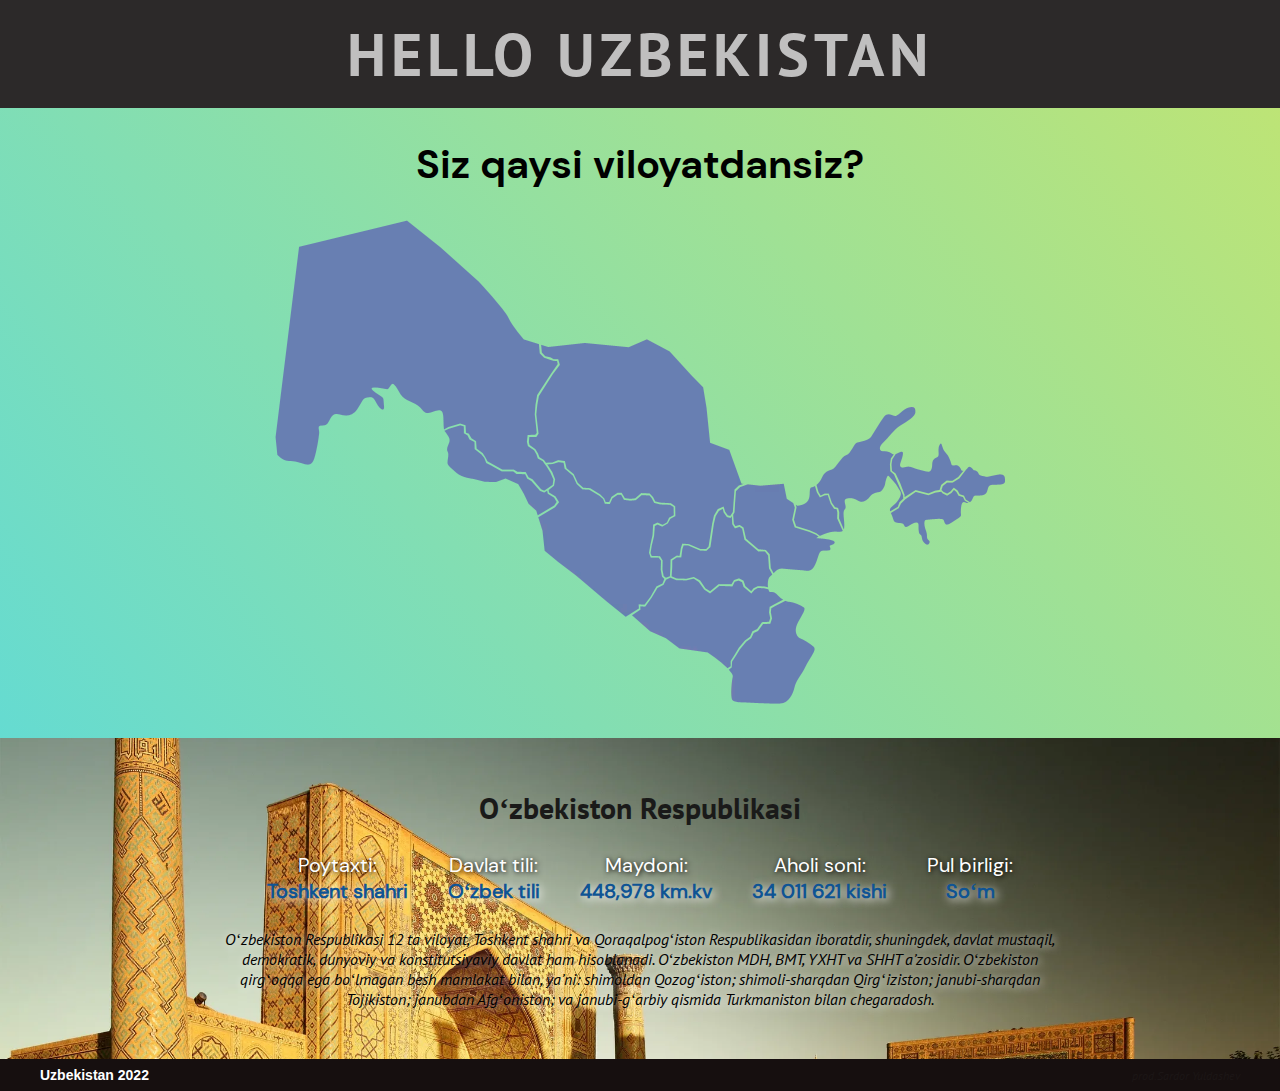
<file: index.html>
<!DOCTYPE html>
<html lang="en">
    <head>
        <meta charset="UTF-8">
        <meta http-equiv="X-UA-Compatible" content="IE=edge">
        <meta name="viewport" content="width=device-width, initial-scale=1.0">
        <title>Uzbekistan</title>
        <link rel="icon" href="img/uzb.icon.png">
        <link rel="stylesheet" href="style/style.css">
    </head>

    <body>
        <header class="header">
            <nav class="header__nav">
                <div class="container">
                    <h1 class="header__nav-title">
                        HELLO  UZBEKISTAN
                    </h1>
                </div>                
            </nav>

            <div class="header__content">
                <div class="container media-796">
                    <div class="header__content-info">
                        <h2 class="header__content-title">
                            Siz qaysi viloyatdansiz?
                        </h2>
                    </div>

                    <div class="header__content-photo">

                        <svg viewBox="0 0 973.33331 645.33331">
                            <a href="index's/qoraqalpoq.html">
                            <path class="part" d="m 226.17692,280.16153 19.85641,-7.75641 7.75641,2.17179 -0.62052,9.92821 4.65385,1.24103 3.10256,7.13589 6.51539,2.79231 -0.93077,7.75641 2.79231,2.48205 8.68718,6.82564 4.34358,9.61795 19.2359,11.47949 16.44359,0.31025 4.9641,3.10257 10.85898,-0.31026 3.41282,7.1359 4.65384,2.79231 15.82308,15.51282 8.68718,-4.96411 4.9641,-3.72307 0.62051,-7.75641 -3.41282,-8.99744 -4.65384,-7.44615 -4.34359,-6.20513 -5.27436,-4.65385 -2.48205,-2.17179 -3.10257,-7.1359 -3.72307,-3.72308 -6.51539,-4.34358 -1.24102,-6.51539 0.31025,-6.82564 10.23847,-0.31026 2.17179,-3.41282 -2.48205,-31.33589 4.34359,-18.30513 13.00551,-21.3122 12.28552,-19.52521 v -5.48461 l -10.96922,-3.51015 -10.31107,-6.36215 -3.07138,-12.94368 -19.74459,-6.36215 -16.67322,-18.42829 -9.8723,-18.42829 L 285.6385,98.722982 272.9142,82.927305 219.3844,35.979042 176.38506,1.5356908 33.127045,35.759658 22.377209,123.07465 8.9947606,227.72101 2.4132285,284.1028 l 0.4387688,15.35691 0.6581532,12.50491 9.8722985,8.33661 15.576292,1.31631 15.576293,3.94892 4.826457,-2.41323 4.607073,-14.69876 3.290766,-16.8926 0.658153,-13.38244 -0.438769,-3.29077 3.510151,-1.75508 7.459069,-0.87753 9.214145,-12.50491 2.632613,-1.31631 7.239686,0.21938 5.923379,1.97446 8.117223,-1.09692 6.80092,-5.92338 6.36214,-10.74983 4.60708,-6.58154 6.14276,-0.65815 h 3.94892 l 3.07138,2.41323 3.94892,7.45907 5.48461,6.14276 3.72953,-0.21938 -1.75507,-13.38245 -13.60183,-10.53045 -1.53569,-1.09692 -0.87754,-3.07139 4.60707,-1.53569 17.55075,3.51015 5.48461,-6.80091 3.72954,-0.43877 4.1683,6.58153 4.38769,6.80092 3.51015,4.60707 8.99476,5.26523 7.67846,3.29076 5.70399,4.38769 5.04584,5.70399 4.1683,2.41323 11.84676,-3.72953 6.36215,-0.87754 4.1683,3.72954 -0.43876,10.74983 1.09692,7.45907 z"></path>
                            </a>
            
                            <a href="index's/xorazm.html">
                                <path class="part" d="m 225.86666,278.76538 7.44615,-4.03334 8.84231,-2.7923 5.11923,-1.0859 4.18846,1.55128 1.39616,1.39615 2.63718,0.31026 -0.46539,9.30769 3.56795,0.46539 2.32692,3.8782 1.39616,3.25769 3.72307,2.32693 2.32693,2.17179 0.93077,8.99744 4.65384,3.72307 4.18846,3.10257 3.2577,5.27436 2.01666,4.18846 2.01667,2.17179 5.42949,2.63718 7.91153,4.03334 2.63718,2.17179 8.37693,0.77564 8.37692,-0.46538 4.18846,2.7923 0.93077,1.0859 11.63461,-0.62051 1.24103,2.63718 1.39615,3.56795 4.18847,2.79231 4.03333,3.10256 4.03333,5.42949 3.10257,2.32692 2.01666,3.72308 3.87821,1.39615 4.49872,-0.93077 2.17179,1.55128 0.15513,2.48205 4.34359,1.55129 4.65384,3.8782 3.56795,5.11923 0.46539,3.56795 -3.87821,5.11923 -4.9641,3.25769 -6.20513,3.72308 -7.29102,4.18846 -5.58462,2.48205 -0.93077,-6.36025 -1.0859,-2.94744 -8.68717,-7.29103 -3.87821,-6.67051 -9.61795,-18.61538 -0.93077,-2.63718 -17.0641,-7.29103 -2.01667,-1.24102 -9.61794,4.49872 -1.86154,1.39615 h -11.94487 l -8.53206,-1.70641 -13.18589,-3.10256 -11.32436,-3.41283 -11.47949,-6.98076 -6.67051,-6.05 -1.55128,-3.87821 0.62051,-6.98077 0.93077,-6.51538 -2.94744,-3.87821 1.55129,-5.58461 2.63718,-5.27436 0.31025,-5.58462 -4.18846,-5.27436 -2.63718,-3.56794 z">
                                </path>
                            </a>

                            <a href="index's/navoiy.html">
                                <path class="part" d="m 353.07178,165.67692 0.38782,10.62628 4.49872,4.42115 5.35193,3.49039 5.04166,1.55128 6.12757,1.00833 2.24936,0.46539 0.93076,3.25769 0.31026,2.86987 -2.17179,2.55962 -4.73141,7.13589 -7.67885,9.85065 -7.75641,12.48782 -5.42949,7.60128 -1.00833,6.67051 -1.31859,8.53205 -0.46538,8.06667 0.15512,4.9641 0.93077,6.67051 0.23269,7.75641 0.69808,5.42949 0.46539,3.18013 -2.55962,3.10256 -5.50705,0.54295 -4.80897,0.23269 0.0776,8.84231 0.46538,2.48205 3.80065,3.25769 4.73141,3.49039 3.025,6.12756 0.8532,2.24936 1.47372,2.86987 c 0,0 2.86987,0.54295 3.10256,0.85321 0.23269,0.31025 3.25769,2.17179 3.25769,2.17179 l 3.87821,5.04167 c 0,0 4.9641,-0.46539 5.58461,-0.54295 0.62052,-0.0776 5.04167,-0.54295 5.04167,-0.54295 l 3.49039,-2.40449 4.42115,-0.15512 c 0,0 5.66218,0.8532 5.89487,1.16346 0.23269,0.31025 0.31026,5.11923 0.31026,5.11923 l 1.00833,3.025 2.86987,2.32692 c 0,0 4.73141,2.86987 4.96411,3.64551 0.23269,0.77564 3.25769,4.1109 3.8782,5.04167 0.62051,0.93077 4.30306,9.89916 4.30306,9.89916 l 6.14276,4.38769 2.19385,2.41323 h 7.89784 l 5.70399,3.51015 5.704,3.29076 4.38768,3.94892 3.51015,3.72954 0.87754,3.29076 3.07138,0.65816 3.07139,-0.65816 2.85199,-4.82645 3.29077,-3.29077 3.72953,-2.63261 3.72954,-0.21939 h 2.63261 l 2.63261,4.38769 1.09693,1.53569 2.85199,1.31631 4.38769,-1.09692 5.04584,0.43877 5.26523,-1.09693 2.19384,-3.72953 2.63262,-2.19385 h 2.85199 5.48461 l 3.94892,0.87754 2.63262,4.60707 1.97445,4.16831 4.38769,2.19384 7.45907,1.09692 8.11723,0.43877 3.94891,0.87754 2.63262,3.07138 1.3163,3.72954 v 4.38769 l -0.65815,3.51015 -5.92338,2.85199 -2.19384,4.16831 -1.53569,2.63261 -5.04584,2.852 -1.75508,0.65815 -4.38769,-1.75508 -3.29076,-0.65815 -3.29077,1.97446 -0.21938,4.60707 -0.65816,6.80092 -0.21938,4.1683 -1.53569,7.45907 -1.97446,8.99476 -0.43877,4.16831 0.65815,4.1683 2.63262,2.852 8.3366,-0.43877 3.29077,2.852 1.09692,7.67845 -0.43877,6.80092 1.53569,7.0203 1.75508,3.29077 h 3.07138 l 4.60707,-0.87754 1.31631,-1.97446 0.65815,-18.42829 0.43877,-3.07138 4.60707,-3.07139 3.07138,-1.09692 4.16831,0.43877 1.09692,-8.77537 0.87754,-5.48461 1.53569,-2.852 3.72953,0.43877 4.82646,0.65815 5.26523,2.63261 6.58153,2.41323 9.43353,1.53569 3.07138,-1.53569 2.852,-4.38769 1.3163,-9.21414 1.09693,-13.38245 2.85199,-11.84676 3.51015,-9.43353 4.82646,-5.26522 3.94892,-1.75508 1.31631,5.92338 2.85199,4.38769 2.19385,1.97446 3.07138,0.43877 2.852,-3.51015 1.75507,-5.704 1.09692,-12.72429 v -8.99476 l 0.65816,-4.82646 5.48461,-4.60707 3.72953,-1.53569 3.72954,-2.19385 -3.94892,-0.87754 -16.45383,-43.87688 -26.10675,-9.43353 -9.21414,-74.15193 -44.31565,-48.70333 -30.27505,-16.45383 -23.25475,11.40799 -59.89194,-5.26523 -51.11657,5.26523 z">
                                </path>
                            </a>

                            <a href="index's/buxoro.html">
                                <path class="part" d="m 362.84486,324.99358 8.2218,-0.77564 5.58461,-3.41282 h 4.34359 l 5.27436,1.24102 0.77564,6.05 0.15513,3.2577 4.80897,3.8782 3.10257,2.32692 4.65384,5.27436 1.0859,4.03334 3.72308,5.73974 6.05,5.58461 10.08333,0.31026 5.42949,4.03333 6.20512,3.10257 4.03334,3.10256 2.32692,4.49872 1.86154,3.25769 5.58461,0.77564 2.94744,-6.98077 4.03333,-2.7923 4.65385,-2.94744 3.8782,1.0859 3.2577,3.56795 2.32692,3.56795 4.9641,0.46538 4.9641,-0.46538 6.36026,-2.63718 2.63718,-3.41282 3.56795,-1.39616 6.20513,0.62051 4.49871,0.31026 4.80898,7.75641 3.72308,3.10257 7.60128,1.24102 8.22179,0.77564 4.49872,0.31026 2.79231,3.8782 v 5.11923 l 0.62051,4.80898 -2.01667,2.17179 -4.03333,1.39616 -1.24102,2.17179 -1.70642,4.18846 -3.25769,2.01667 -2.94743,2.63718 h -3.10257 l -5.42948,-3.10256 -1.86154,2.32692 -1.70641,1.70641 -0.15513,7.91154 -2.32692,12.41025 -2.32693,10.23846 -0.77564,5.58462 1.70641,3.56795 4.34359,1.39615 5.58462,0.15513 4.03333,2.48205 0.15513,9.92821 0.15513,7.91153 0.93077,3.72308 2.63718,3.10256 1.08589,2.01667 -2.63718,5.27436 -7.29102,4.34359 -3.87821,4.80897 -3.56795,6.98077 -9.9282,13.65128 -8.06667,-0.77564 0.15513,4.49872 -13.34102,8.99744 -4.03334,2.7923 -108.12435,-89.35384 -2.01667,-25.59615 -7.1359,-18.92564 12.87564,-8.06667 6.98077,-4.9641 4.80898,-3.41282 1.39615,-2.79231 -2.48205,-6.51538 -5.58462,-4.03334 -3.72307,-1.55128 -0.46539,-6.05 4.49872,-2.94743 3.10256,-4.34359 v -6.05 l -3.41282,-8.06667 -3.8782,-6.82564 -3.87821,-5.73974 z">
                                </path>
                            </a>

                            <a href="index's/qashqadaryo.html">
                                <path class="part" d="m 475.62306,526.58268 10.54872,-7.67885 -0.0776,-5.73974 6.82564,0.69807 16.28846,-24.51025 8.53205,-4.73141 3.25769,-5.58462 4.65385,-2.17179 3.80064,-0.62051 3.80064,2.32692 3.80064,1.39615 h 6.67051 l 5.50705,-0.62051 4.03334,-0.85321 4.49872,-1.47371 c 0,0 2.94743,0.15512 4.34358,1.31859 1.39616,1.16346 2.94744,2.32692 3.95577,3.8782 1.00834,1.55128 5.81731,8.14423 6.05,8.45449 0.2327,0.31025 7.44616,6.20513 7.44616,6.20513 l 10.93654,-8.99744 3.80064,-1.00833 h 14.42692 l 2.86987,-4.42116 4.42115,-2.09423 h 5.11924 l 2.63717,2.63718 2.1718,5.58462 5.11923,5.42948 3.80064,2.55962 5.81731,-5.11923 4.80897,-1.9391 6.98077,0.38782 3.18013,1.31859 2.48205,0.93077 0.46539,4.11089 7.05833,0.31026 11.09166,9.15256 -17.45192,9.61795 -0.69807,10.47116 1.39615,3.8782 -1.70641,5.50705 -8.37692,0.31026 -8.60962,9.9282 -4.9641,2.71475 -3.87821,7.21346 -9.85064,9.38525 -7.83397,10.23847 -4.57628,7.52371 -2.71475,4.80898 -0.23269,7.05833 -3.80064,2.48205 -25.98397,-19.93397 -37.92885,-5.97244 -18.61538,-13.88397 -19.31346,-8.53205 z">
                                </path>
                            </a>

                            <a href="index's/surxondaryo.html">
                                <path class="part" d="m 661.15639,516.11152 19.08077,-9.30769 12.87564,3.72308 11.94487,6.36025 v 4.80898 l -5.42949,9.77307 -4.9641,9.3077 -0.62051,6.67051 1.39615,5.42949 4.03334,4.80897 7.75641,3.72308 10.39359,7.60128 1.55128,3.25769 -1.0859,4.18846 -2.94744,3.56795 -20.32179,35.52436 -3.72308,11.47949 -4.65384,9.77307 -8.84231,7.1359 -14.27179,0.93077 -20.78718,-1.39615 -29.47436,-1.86154 -2.79231,-2.63718 -1.86154,-12.1 0.77564,-12.72051 1.70641,-6.98077 -4.03333,-5.42949 -1.39615,-2.94744 2.7923,-1.24102 1.70641,-1.39616 -0.31025,-7.91153 11.16923,-15.82308 6.20513,-8.37692 6.67051,-5.27436 2.32692,-2.48205 2.01667,-4.96411 4.80897,-2.7923 4.18846,-4.96411 2.94744,-5.11923 6.67051,-0.93077 2.32693,-0.62051 1.86153,-3.8782 v -6.51539 l -0.46538,-7.91154 z">
                                </path>
                            </a>

                            <a href="index's/samarqand.html">
                                <path class="part" d="m 598.04189,385.23901 3.54527,8.32123 5.11923,2.48206 c 0,0 1.39616,-2.79231 2.1718,-2.79231 0.77564,0 0.93077,4.49872 0.93077,4.49872 l 0.77564,8.22179 2.94743,3.56795 3.87821,-1.55128 3.72307,1.24102 c 0,0 1.70641,1.70641 2.01667,2.48205 0.31026,0.77565 1.86154,7.44616 1.86154,7.44616 l 1.55128,6.36025 6.98077,6.05 9.77308,7.1359 2.63718,2.79231 7.44615,-0.46539 5.58462,5.73975 -0.46539,10.54872 1.24103,6.82564 4.34359,7.29102 -5.89488,5.27436 -0.93076,4.9641 -0.15513,7.60128 -6.67052,-1.08589 -7.13589,-0.31026 -5.89487,2.94744 -1.70641,3.56794 -7.91154,-5.73974 -1.86154,-4.80897 -2.79231,-4.34359 -4.34359,-2.79231 -4.65384,2.17179 -2.63718,1.70642 -2.48205,3.72307 -9.61795,1.0859 -8.53205,-0.62051 -4.96411,5.58461 -5.89487,4.80898 -7.75641,-6.67052 -7.75641,-8.06666 -4.18846,-2.32693 -2.94744,-0.77564 -9.77307,2.32693 -6.67051,-1.0859 -6.20513,0.15513 -4.18846,-2.32693 -2.63718,-1.70641 0.62051,-6.36025 -0.15513,-6.36026 -0.46538,-5.73974 1.24102,-4.03334 4.34359,-2.32692 3.10257,-2.01667 3.72307,0.77565 0.93077,-3.87821 0.77564,-4.49872 0.93077,-5.73974 0.93077,-2.94744 6.67051,0.93077 3.2577,0.62052 6.05,3.56794 4.9641,2.63718 6.36025,0.62052 3.72308,-0.15513 3.72308,-2.79231 2.79231,-4.34359 0.62051,-15.20256 3.25769,-17.37436 2.79231,-7.91154 4.18846,-4.80897 4.18846,-3.72308 z">
                                </path>
                            </a>

                            <a href="index's/jizzax.html">
                                <path class="part" d="m 678.84101,352.6064 2.7923,18.15 4.03334,3.56795 6.36025,4.9641 0.31026,5.42949 -1.24103,7.44615 -1.39615,8.06667 2.17179,6.67051 3.72308,3.25769 11.63462,2.94744 12.1,5.27436 4.03333,2.48205 -0.93077,2.94743 6.36026,0.93077 9.61794,1.24103 c 0,0 5.73975,0.46538 6.05,1.24102 0.31026,0.77565 0.62052,4.18847 0.62052,4.18847 l -5.11923,2.48205 0.31025,5.27436 -10.54871,1.70641 -2.94744,1.24102 -3.41282,5.89487 -1.55128,7.44616 -4.80898,8.37692 -4.18846,2.79231 h -10.39359 l -11.94487,-1.70641 -11.47949,-0.62052 -8.22179,0.62052 -4.03333,3.41282 -2.79231,2.17179 -2.01667,-5.42948 -1.55128,-9.92821 v -8.37692 l -0.15513,-2.1718 -5.89487,-5.42948 -8.84231,-0.62052 -6.67051,-3.8782 -9.15256,-6.67051 -3.10257,-3.41283 -1.55128,-11.78974 -3.10256,-3.8782 -4.96411,-0.77564 -3.72307,0.46538 -2.32693,-2.79231 -1.08589,-9.9282 0.15512,-3.56795 2.01667,-3.10256 0.31026,-3.87821 0.62051,-10.08333 0.15513,-9.77308 0.77564,-5.27436 9.61795,-6.36025 6.98077,-2.1718 16.13333,2.48205 10.70385,-1.0859 12.41025,-1.70641 z">
                                </path>
                            </a>

                            <a href="index's/sirdaryo.html">
                                <path class="part" d="m 695.28459,380.52948 6.98077,0.31025 4.49872,-2.32692 3.72308,-3.72308 2.17179,-5.58461 0.93077,-8.37693 0.62052,-3.8782 1.86153,-0.46539 2.79231,-0.93076 0.77564,-1.39616 2.32693,7.60128 1.55128,4.03334 2.63718,3.56795 3.10256,0.31025 1.70641,-2.48205 1.55128,-0.62051 4.80898,0.46538 2.17179,7.91154 1.24103,4.65385 2.7923,3.72307 2.32693,2.63718 3.25769,-0.46538 -0.31026,6.98077 0.62052,5.27436 1.86153,5.27435 1.39616,3.72308 2.32692,3.56795 1.70641,4.18846 -0.93077,0.77564 h -8.06666 l -4.65385,0.46539 h -3.56795 l -4.9641,1.24102 -3.56795,2.63718 -4.9641,1.24103 -7.1359,-5.27436 -7.29102,-2.48205 -8.53206,-2.63718 -7.91153,-2.32692 -1.70641,-6.67052 -0.93077,-2.94743 1.08589,-5.58462 1.70641,-4.34359 0.62052,-4.03333 z">
                                </path>
                            </a>

                            <a href="index's/toshkent.html">
                                <path class="part" d="m 722.74229,352.6064 5.27435,-6.67051 4.49872,-7.44616 3.87821,-2.94743 4.65384,-2.1718 3.41282,-1.55128 1.55129,-0.46538 5.58461,-8.53205 5.73974,-6.05 2.63718,-2.1718 2.79231,-1.0859 1.55128,-0.93077 7.60129,-9.77307 3.8782,-5.73975 5.73974,-1.86153 h 3.2577 l 5.73974,-1.86154 5.27436,-3.87821 4.03333,-7.60128 4.9641,-6.67051 5.42949,-9.30769 3.56795,-5.42949 4.49872,-2.01667 3.56795,1.0859 3.41282,1.24103 2.32692,0.93076 2.79231,-1.39615 4.65384,-2.79231 3.2577,-4.18846 4.03333,-2.48205 4.80897,-1.55128 4.65385,0.62051 1.39615,2.94744 v 2.48205 l -0.31025,2.17179 -0.93077,2.79231 -1.39616,2.32692 -3.8782,2.63718 -7.44616,4.65385 -2.7923,1.86154 -3.87821,2.17179 -4.18846,3.72308 -3.8782,3.56795 -3.72308,3.8782 -4.49872,4.49872 -2.32692,3.25769 -3.87821,4.03334 -1.70641,2.48205 -1.55128,1.70641 -1.0859,2.63718 1.0859,3.10256 1.55128,1.24103 3.41282,0.31025 4.49872,0.15513 2.01667,0.15513 5.42948,4.80897 -2.94743,3.41282 -1.24103,3.2577 -0.46538,6.51538 0.15513,3.72308 0.62051,5.11923 4.80897,4.18846 3.2577,5.11923 6.05,8.53205 3.10256,6.20513 1.39615,4.34359 0.93077,3.56795 0.31026,3.56795 -0.15513,2.01666 -2.94743,2.94744 -3.41283,2.48205 -0.31025,3.8782 -2.1718,3.10257 -4.18846,2.94743 -4.65384,2.48206 -2.1718,-2.79231 2.63718,-4.18846 c 0,0 1.24103,-1.70641 2.48205,-2.94744 1.24103,-1.24103 4.65385,-4.80897 4.65385,-4.80897 0,0 1.55128,-2.1718 1.86154,-2.79231 0.31025,-0.62051 1.55128,-3.72308 1.55128,-3.72308 l 1.0859,-6.05 -2.01667,-4.49872 -2.01667,-3.8782 -4.03333,-4.80898 -2.48205,-2.7923 -2.63718,-2.94744 -2.48205,-3.41282 -2.01667,-0.15513 -2.01667,3.41282 -1.08589,5.89487 -0.77564,4.65385 -1.70641,2.32692 -1.86154,2.48206 -2.1718,2.17179 -3.56795,0.62051 -3.72307,1.55128 -3.2577,1.70641 -3.25769,3.72308 -6.05,4.18846 -6.51538,1.24103 -4.18846,-2.63718 -5.42949,-1.24103 -6.36026,-0.62051 -2.7923,0.77564 -2.48206,2.63718 0.62052,3.10257 0.93077,3.72307 0.46538,2.32693 -2.32692,3.10256 v 3.10256 l -0.62051,5.42949 v 6.67051 l 0.62051,6.05 -0.31026,3.87821 -2.17179,-3.87821 -4.03334,-9.15256 0.77565,-6.05 -1.39616,-7.60128 -2.63718,-1.39616 -2.01666,-0.46538 -3.10257,-4.18846 -2.79231,-4.96411 -1.86153,-7.44615 -1.86154,-1.55128 -3.56795,-0.31026 -3.25769,2.01667 -3.10257,-0.15513 -2.48205,-3.8782 -1.86154,-3.72308 -0.62051,-3.41282 z">
                                </path>
                            </a>

                            <a href="index's/namangan.html">
                                <path class="part" d="m 824.66151,312.11794 7.29103,-3.87821 5.27436,0.15513 1.0859,3.72308 -2.1718,6.20513 -3.41282,8.53205 4.18846,3.56795 5.58462,-0.31026 c 0,0 5.27436,-2.01667 6.36025,-1.39615 1.0859,0.62051 4.96411,1.70641 6.67052,2.48205 1.70641,0.77564 8.37692,2.94743 11.32435,3.25769 2.94744,0.31026 7.75641,0.77564 8.06667,-0.46538 0.31026,-1.24103 1.24103,-3.2577 1.24103,-5.58462 0,-2.32692 0,-6.20513 0,-6.20513 l 1.86153,-3.56795 4.49872,-2.94743 2.1718,-1.39616 -0.15513,-10.08333 0.93077,-4.65384 c 0,0 1.39615,-2.1718 2.79231,-1.86154 1.39615,0.31025 2.01666,2.17179 1.70641,2.7923 -0.31026,0.62052 1.86153,5.42949 1.86153,5.42949 l 1.86154,3.72308 4.03334,4.18846 2.32692,6.51538 1.39615,4.18847 0.31026,2.63717 2.48205,0.77565 4.9641,-1.39616 2.1718,1.24103 2.01666,2.94743 1.70641,2.32693 1.39616,1.70641 -5.27436,5.58461 -3.10256,4.34359 -3.56795,1.55128 -4.96411,1.39616 -4.03333,-0.46539 -2.17179,1.70641 -2.79231,2.1718 -1.39615,2.01666 -2.1718,3.2577 -0.62051,2.17179 -3.72308,1.39616 -2.01667,0.62051 -4.49871,0.31025 -3.87821,2.94744 -3.41282,-1.0859 -3.8782,-0.46538 -4.65385,-1.0859 -2.63718,0.15513 -5.27436,-1.55128 -2.94743,2.7923 -8.84231,6.20513 -3.25769,-8.68718 -2.48205,-7.75641 -3.56795,-6.36025 -2.79231,-5.27436 -3.56795,-4.80898 -2.32692,-2.63718 -1.24103,-4.49871 -0.46538,-5.89487 0.62051,-4.18847 2.32692,-4.03333 z">
                                </path>
                            </a>

                            <a href="index's/andijon.html">
                                <path class="part" d="m 887.33331,358.03589 2.63718,-5.89487 3.10256,-2.94744 3.72308,-1.0859 h 4.18846 3.25769 l 5.58462,-5.58461 3.56794,-4.03334 4.80898,-4.65384 3.72308,-3.10257 5.11923,-2.17179 2.48205,2.17179 1.55128,2.32693 3.41282,-0.46539 c 0,0 1.39615,0.31026 2.01667,1.70641 0.62051,1.39616 1.55128,4.80898 1.55128,4.80898 l 2.94743,1.86153 3.2577,0.93077 4.65384,1.24103 c 0,0 4.34359,-2.32692 6.67051,-2.63718 2.32693,-0.31026 8.06667,-0.77564 8.06667,-0.77564 l 8.53205,0.62051 0.77564,3.72308 -0.31025,4.65384 -3.41282,2.94744 -6.51539,0.77564 -7.29102,0.46539 -3.56795,1.08589 -3.25769,7.91154 0.15512,2.32692 -6.05,1.86154 -4.03333,0.46539 -4.34359,0.31025 -2.48205,0.46539 -2.63718,3.72308 -1.24102,3.25769 -2.1718,1.55128 -2.48205,0.46538 -4.18846,-3.56794 -1.86154,-3.72308 -3.56795,-0.93077 -2.79231,-1.24103 -2.01666,-3.41282 -2.94744,-3.72307 -4.18846,3.72307 -3.41282,2.79231 -2.63718,1.24103 -3.56795,-1.39616 -3.56795,-2.94743 -1.24102,-2.79231 z">
                                </path>
                            </a>

                            <a href="index's/farg'ona.html">
                                <path class="part" d="m 820.00767,389.06153 c 0,0 9.77307,-5.11923 10.39359,-5.27436 0.62051,-0.15513 3.8782,-8.53205 3.8782,-8.53205 l 8.06667,-6.05 7.29102,-5.42949 5.58462,-3.41282 15.66795,4.80897 10.23846,-3.56794 8.22179,-1.55129 3.2577,4.03334 4.18846,1.39615 4.65384,-3.25769 3.2577,-3.41282 2.01666,-0.93077 3.10257,2.79231 0.93077,3.25769 1.55128,2.79231 6.05,1.08589 1.08589,2.1718 c 0,0 1.55129,1.86154 3.10257,2.79231 1.55128,0.93076 0.93077,4.9641 0.93077,4.9641 l -4.34359,-0.93077 -3.10257,0.46538 -1.39615,3.2577 -0.46538,14.11666 -19.39103,11.63462 -2.17179,-2.94744 -0.77565,-3.25769 -1.70641,-1.39615 -15.20256,0.15512 -7.29102,0.62052 -2.01667,2.63718 1.24102,4.03333 c 0,0 -0.31025,4.03333 0.31026,5.11923 0.62051,1.0859 1.55128,6.05 1.55128,6.05 l -0.15513,4.34359 0.62052,3.56795 1.86154,1.70641 1.39615,2.63718 -0.46539,1.55128 -1.55128,1.86154 -2.32692,-0.62052 -1.0859,-0.93076 -2.32692,-1.86154 -1.86154,-3.72308 -0.31026,-4.03333 -0.93076,-2.01667 -2.32693,-1.86154 -0.46538,-6.20513 -1.0859,-4.65384 0.31026,-3.25769 -3.41282,-1.70641 -3.56795,1.86153 -4.65385,1.70641 -2.48205,2.01667 -2.79231,1.39615 -1.86154,-1.55128 -0.77564,-2.63718 -2.17179,-0.77564 -4.03333,-0.31025 -2.94744,-0.46539 -2.79231,-0.93077 -1.55128,-2.79231 -1.0859,-3.72307 -2.01666,-4.34359 z">
                                </path>
                            </a>
                        </svg>


                        <img src="img/map.webp" alt="map" class="header__content-img">
                    </div>
                </div>
            </div>            
        </header>

        <main class="main">
            <div class="container">
                <div class="main__content-item">
                    <h3 class="main__content-subtitle">
                        Oʻzbekiston Respublikasi
                    </h3>

                     <ul class="main__content-list">
                        <li class="main__list-item">
                            <p class="main__list-text">
                                Poytaxti: <br> 
                                <span>
                                    <b>Toshkent shahri</b>
                                    
                                </span> 
                            </p>
                        </li>

                        <li class="main__list-item">
                            <p class="main__list-text">
                                Davlat tili: <br> 
                                <span>
                                    <b>Oʻzbek tili</b>
                                    
                                </span> 
                            </p>
                        </li>

                        <li class="main__list-item">
                            <p class="main__list-text">
                                Maydoni: <br> 
                                <span>
                                    <b>448,978 km.kv</b>
                                    
                                </span> 
                            </p>
                        </li>

                        <li class="main__list-item">
                            <p class="main__list-text">
                                Aholi soni: <br>
                                <span>
                                    <b>34 011 621 kishi</b>
                                </span> 
                            </p>
                        </li>

                        <li class="main__list-item">
                            <p class="main__list-text">
                                Pul birligi: <br>
                                <span>
                                   <b>Soʻm</b>
                                </span>
                            </p>
                        </li>
                     </ul>

                     <p class="main__content-text">
                         Oʻzbekiston Respublikasi 12 ta viloyat, Toshkent shahri va Qoraqalpogʻiston Respublikasidan iboratdir, shuningdek, davlat mustaqil, demokratik, dunyoviy va konstitutsiyaviy davlat ham hisoblanadi. Oʻzbekiston MDH, BMT, YXHT va SHHT aʼzosidir. Oʻzbekiston qirgʻoqqa ega boʻlmagan besh mamlakat bilan, yaʼni: shimoldan Qozogʻiston; shimoli-sharqdan Qirgʻiziston; janubi-sharqdan Tojikiston; janubdan Afgʻoniston; va janubi-gʻarbiy qismida Turkmaniston bilan chegaradosh.
                    </p>
                </div>
            </div>
        </main>

        <footer class="footer">
            <div class="container">
                <div class="footer__content">
                    <h2 class="footer__content-title">
                        Uzbekistan 2022
                    </h2>

                    <p class="footer__content-text">
                        prod.Sardor Yuldashev
                    </p>
                </div>
            </div>
        </footer>        
        
    </body>
</html>
</file>
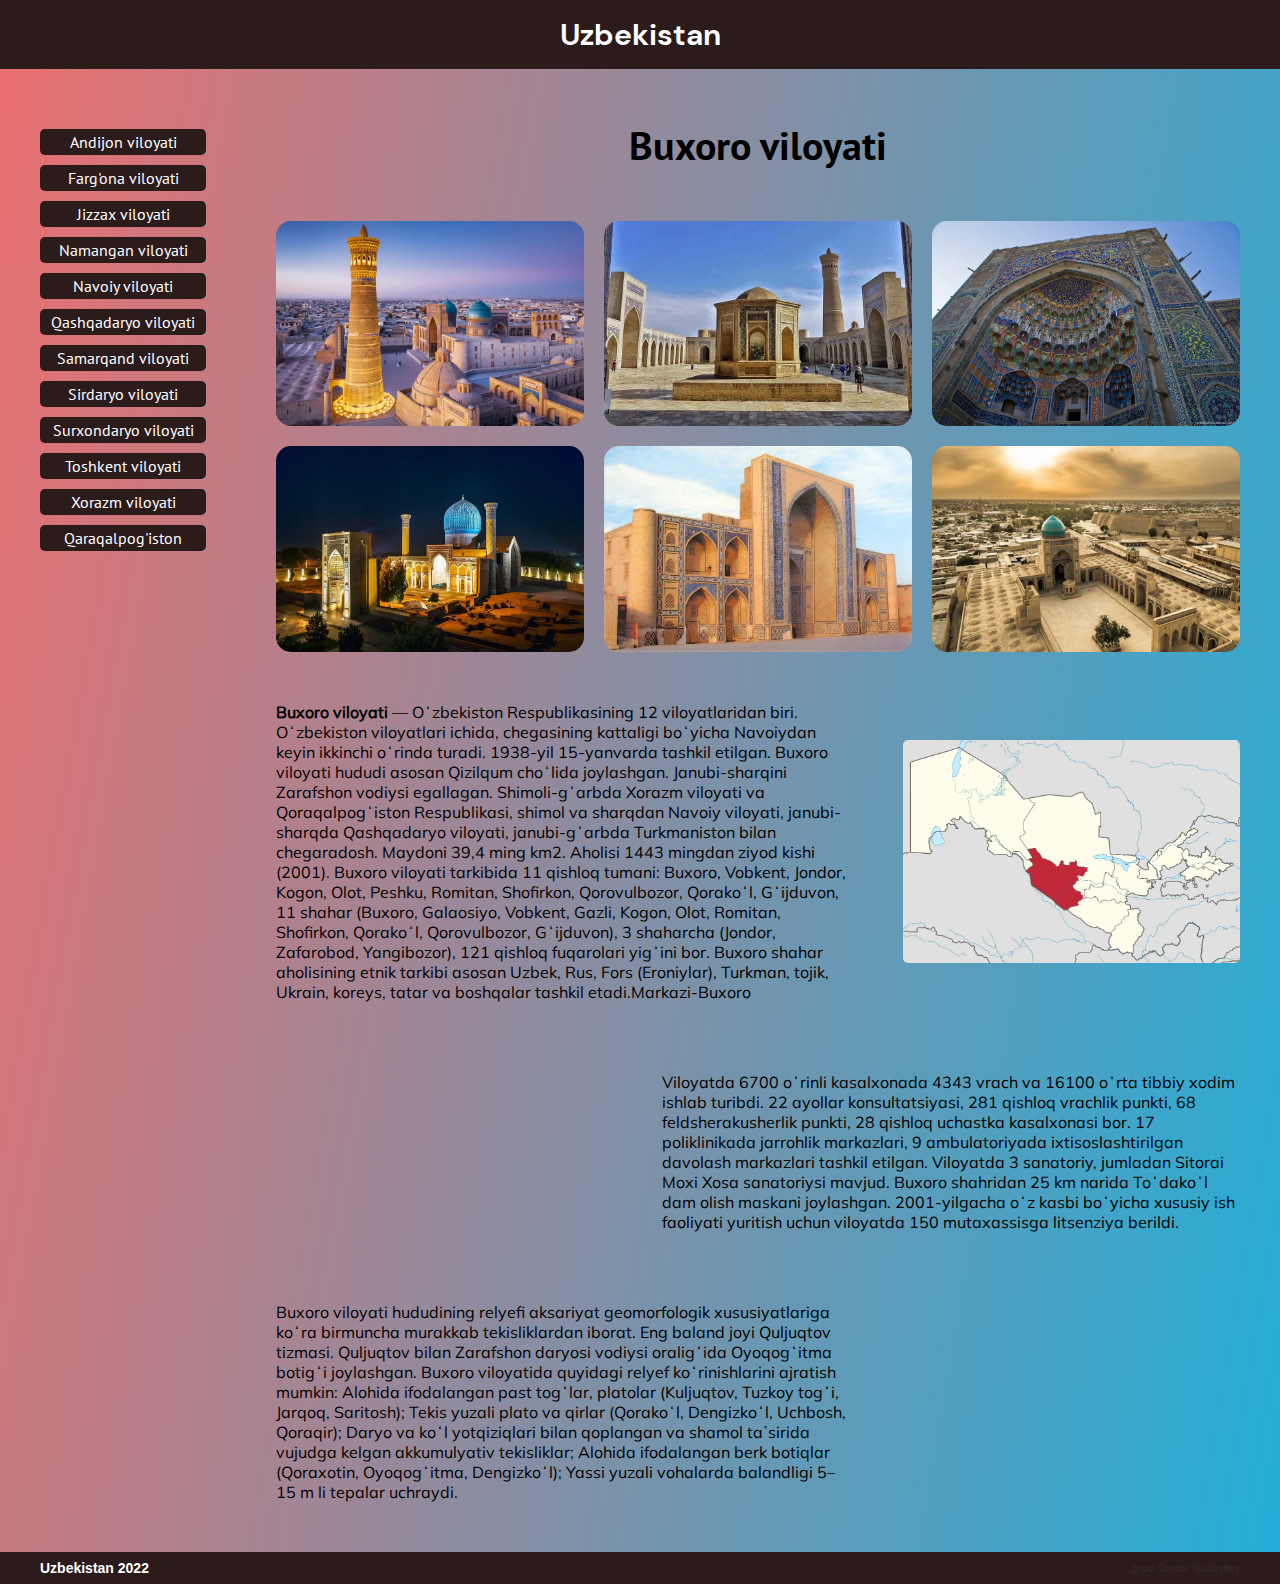
<file: index's/buxoro.html>
<!DOCTYPE html>
<html lang="en">
    <head>
        <meta charset="UTF-8">
        <meta http-equiv="X-UA-Compatible" content="IE=edge">
        <meta name="viewport" content="width=device-width, initial-scale=1.0">
        <title>Buxoro viloyati</title>
        <link rel="stylesheet" href="../style/regstyle.css">
    </head>

    <body>
        <header class="header">
            <div class="container">
                <nav class="header__nav">
                    <a href="../index.html" class="header__nav-logo">
                        Uzbekistan
                    </a>
                </nav>
            </div>        
        </header>

        <main class="main m02">
            <div class="container">
                <div class="main__info">
                    <div class="main__sidebar">
                        <ul class="main__sidebar-list">
                            <li class="main__sidebar-item">
                                <a href="andijon.html" class="main__sidebar-link">
                                    Andijon viloyati
                                </a>
                            </li>

                            <li class="main__sidebar-item">
                                <a href="farg'ona.html" class="main__sidebar-link">
                                    Farg'ona viloyati
                                </a>
                            </li>

                            <li class="main__sidebar-item">
                                <a href="jizzax.html" class="main__sidebar-link">
                                    Jizzax viloyati
                                </a>
                            </li>

                            <li class="main__sidebar-item">
                                <a href="namangan.html" class="main__sidebar-link">
                                    Namangan viloyati
                                </a>
                            </li>

                            <li class="main__sidebar-item">
                                <a href="navoiy.html" class="main__sidebar-link">
                                    Navoiy viloyati
                                </a>
                            </li>

                            <li class="main__sidebar-item">
                                <a href="qashqadaryo.html" class="main__sidebar-link">
                                    Qashqadaryo viloyati
                                </a>
                            </li>

                            <li class="main__sidebar-item">
                                <a href="samarqand.html" class="main__sidebar-link">
                                    Samarqand viloyati
                                </a>
                            </li>

                            <li class="main__sidebar-item">
                                <a href="sirdaryo.html" class="main__sidebar-link">
                                    Sirdaryo viloyati
                                </a>
                            </li>

                            <li class="main__sidebar-item">
                                <a href="surxondaryo.html" class="main__sidebar-link">
                                    Surxondaryo viloyati
                                </a>
                            </li>

                            <li class="main__sidebar-item">
                                <a href="toshkent.html" class="main__sidebar-link">
                                    Toshkent viloyati
                                </a>
                            </li>

                            <li class="main__sidebar-item">
                                <a href="xorazm.html" class="main__sidebar-link">
                                    Xorazm viloyati
                                </a>
                            </li>

                            <li class="main__sidebar-item">
                                <a href="qoraqalpoq.html" class="main__sidebar-link">
                                    Qaraqalpog'iston
                                </a>
                            </li>
                        </ul>
                    </div>

                    <div class="main__info-items">
                        <h1 class="main__info-title">Buxoro viloyati</h1>

                        <div class="main__info-gallery">
                            <img src="../img/buxoro01.webp" alt="" class="main__info-img">
                            <img src="../img/buxoro02.webp" alt="" class="main__info-img">
                            <img src="../img/buxoro03.webp" alt="" class="main__info-img">
                            <img src="../img/buxoro04.webp" alt="" class="main__info-img">
                            <img src="../img/buxoro05.webp" alt="" class="main__info-img">
                            <img src="../img/buxoro06.webp" alt="" class="main__info-img">
                        </div>

                        <div class="main__blocks">
                            <div class="main__info-block">
                                <p class="main__block-title">
                                    <b>Buxoro viloyati</b> — Oʻzbekiston Respublikasining 12 viloyatlaridan biri. Oʻzbekiston viloyatlari ichida, chegasining kattaligi boʻyicha Navoiydan keyin ikkinchi oʻrinda turadi. 1938-yil 15-yanvarda tashkil etilgan. Buxoro viloyati hududi asosan Qizilqum choʻlida joylashgan. Janubi-sharqini Zarafshon vodiysi egallagan. Shimoli-gʻarbda Xorazm viloyati va Qoraqalpogʻiston Respublikasi, shimol va sharqdan Navoiy viloyati, janubi-sharqda Qashqadaryo viloyati, janubi-gʻarbda Turkmaniston bilan chegaradosh. Maydoni 39,4 ming km2. Aholisi 1443 mingdan ziyod kishi (2001). Buxoro viloyati tarkibida 11 qishloq tumani: Buxoro, Vobkent, Jondor, Kogon, Olot, Peshku, Romitan, Shofirkon, Qorovulbozor, Qorakoʻl, Gʻijduvon, 11 shahar (Buxoro, Galaosiyo, Vobkent, Gazli, Kogon, Olot, Romitan, Shofirkon, Qorakoʻl, Qorovulbozor, Gʻijduvon), 3 shaharcha (Jondor, Zafarobod, Yangibozor), 121 qishloq fuqarolari yigʻini bor. Buxoro shahar aholisining etnik tarkibi asosan Uzbek, Rus, Fors (Eroniylar), Turkman, tojik, Ukrain, koreys, tatar va boshqalar tashkil etadi.Markazi-Buxoro
                                </p>
            
                                <img src="../img/bux.map.webp" alt="" class="main__block-img">
                            </div>

                            <div class="main__info-block">
                                <iframe class="main__block-img iframe" width="560" height="315" src="https://www.youtube.com/embed/_ZH1WsIr2Zk" title="YouTube video player" frameborder="0" allow="accelerometer; autoplay; clipboard-write; encrypted-media; gyroscope; picture-in-picture" allowfullscreen></iframe>

                                <p class="main__block-title">
                                    Viloyatda 6700 oʻrinli kasalxonada 4343 vrach va 16100 oʻrta tibbiy xodim ishlab turibdi. 22 ayollar konsultatsiyasi, 281 qishloq vrachlik punkti, 68 feldsherakusherlik punkti, 28 qishloq uchastka kasalxonasi bor. 17 poliklinikada jarrohlik markazlari, 9 ambulatoriyada ixtisoslashtirilgan davolash markazlari tashkil etilgan. Viloyatda 3 sanatoriy, jumladan Sitorai Moxi Xosa sanatoriysi mavjud. Buxoro shahridan 25 km narida Toʻdakoʻl dam olish maskani joylashgan. 2001-yilgacha oʻz kasbi boʻyicha xususiy ish faoliyati yuritish uchun viloyatda 150 mutaxassisga litsenziya berildi.
                                </p>                           
                            </div>

                            <div class="main__info-block">
                                <p class="main__block-title">
                                    Buxoro viloyati hududining relyefi aksariyat geomorfologik xususiyatlariga koʻra birmuncha murakkab tekisliklardan iborat. Eng baland joyi Quljuqtov tizmasi. Quljuqtov bilan Zarafshon daryosi vodiysi oraligʻida Oyoqogʻitma botigʻi joylashgan. Buxoro viloyatida quyidagi relyef koʻrinishlarini ajratish mumkin:
                                    Alohida ifodalangan past togʻlar, platolar (Kuljuqtov, Tuzkoy togʻi, Jarqoq, Saritosh);
                                    Tekis yuzali plato va qirlar (Qorakoʻl, Dengizkoʻl, Uchbosh, Qoraqir);
                                    Daryo va koʻl yotqiziqlari bilan qoplangan va shamol taʼsirida vujudga kelgan akkumulyativ tekisliklar;
                                    Alohida ifodalangan berk botiqlar (Qoraxotin, Oyoqogʻitma, Dengizkoʻl);
                                    Yassi yuzali vohalarda balandligi 5–15 m li tepalar uchraydi.
                                </p>

                                <iframe class="main__block-img iframe" src="https://www.google.com/maps/embed?pb=!1m18!1m12!1m3!1d98122.03790156778!2d64.35275814505046!3d39.777515249982805!2m3!1f0!2f0!3f0!3m2!1i1024!2i768!4f13.1!3m3!1m2!1s0x3f50060e65993cd5%3A0xc87beaf40e48e767!2z0JHRg9GF0LDRgNCw!5e0!3m2!1sru!2s!4v1641048230864!5m2!1sru!2s" width="600" height="450" style="border:0;" allowfullscreen="" loading="lazy"></iframe>
                            </div>
                        </div>                                               
                    </div>
                </div>
            </div>            
        </main>

        <footer class="footer">
            <div class="container">
                <div class="footer__content">
                    <h2 class="footer__content-title">
                        Uzbekistan 2022
                    </h2>

                    <p class="footer__content-text">
                        prod.Sardor Yuldashev
                    </p>
                </div>
            </div>
        </footer>        
    </body>
</html>
</file>
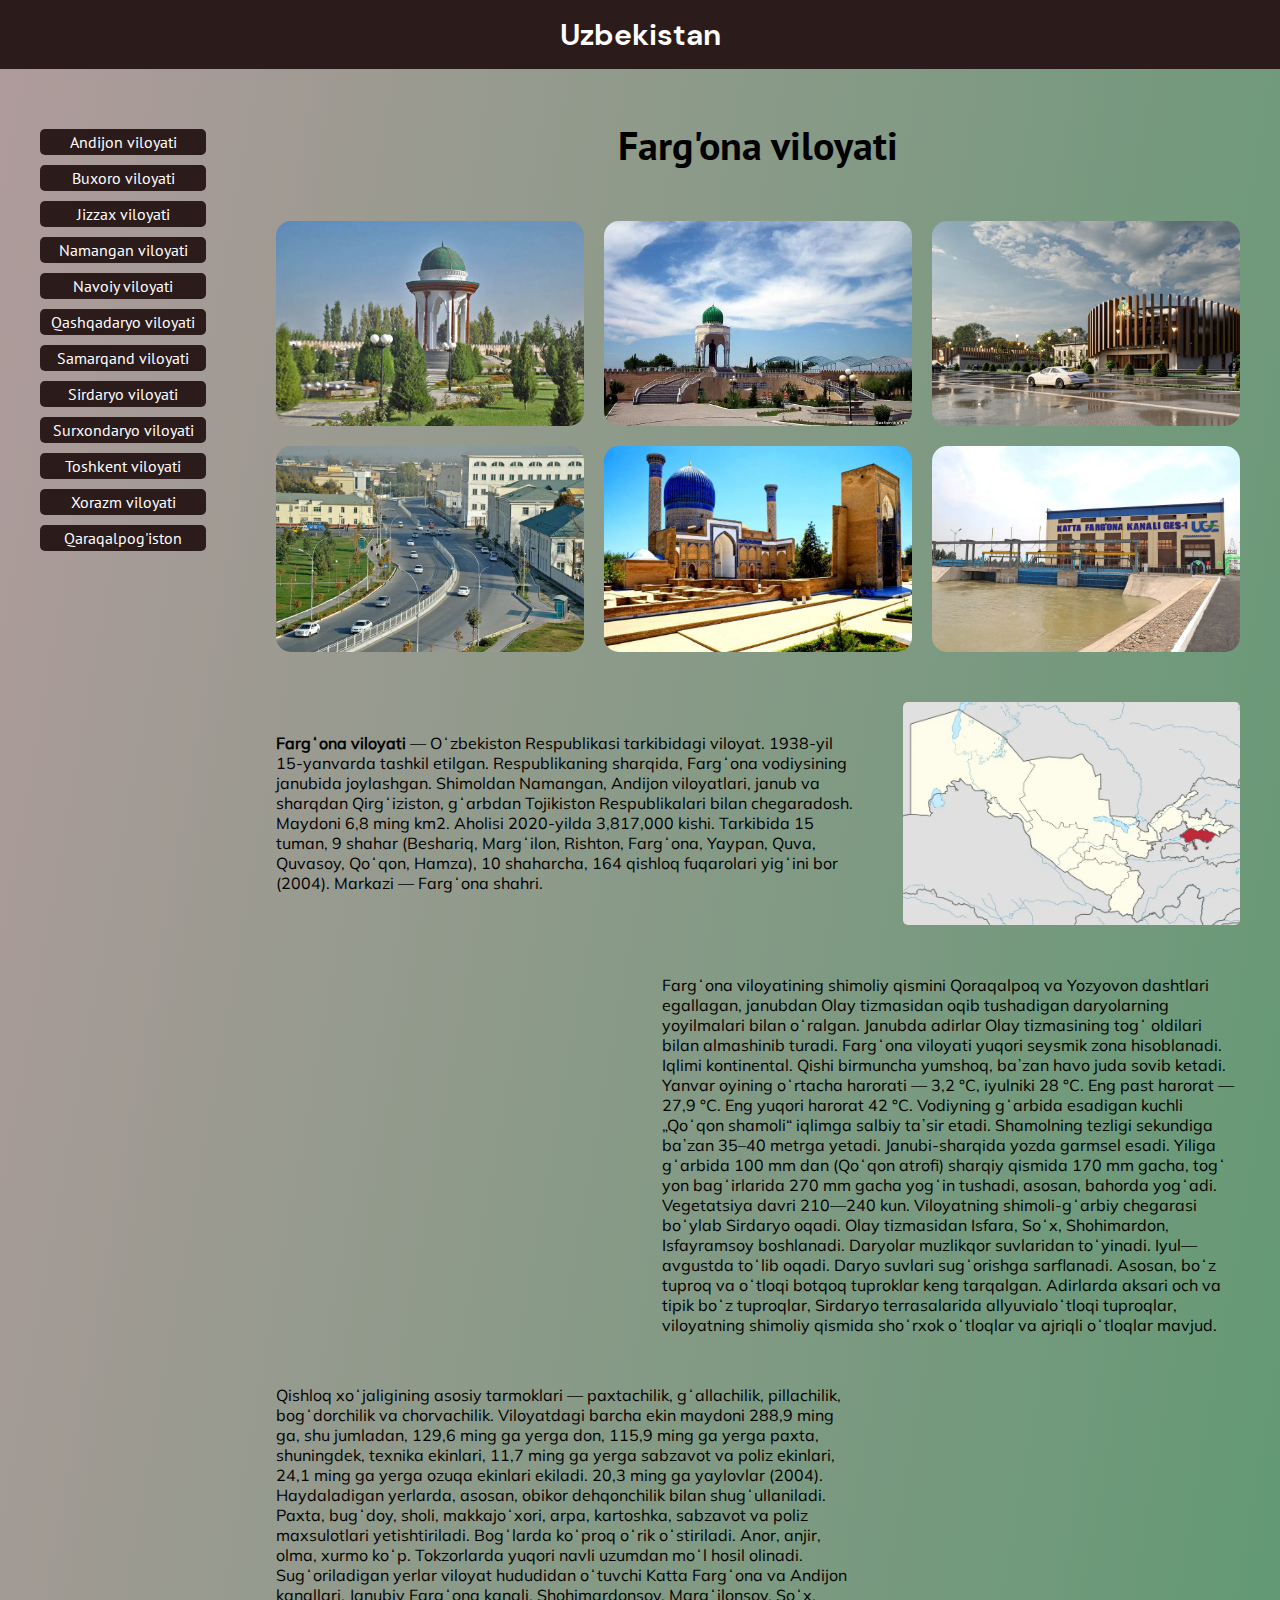
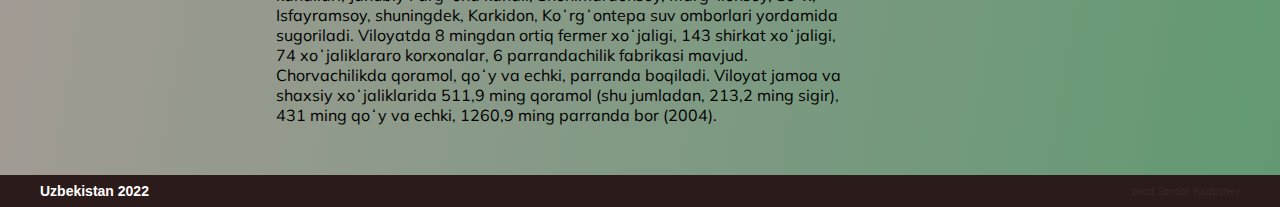
<file: index's/farg'ona.html>
<!DOCTYPE html>
<html lang="en">
    <head>
        <meta charset="UTF-8">
        <meta http-equiv="X-UA-Compatible" content="IE=edge">
        <meta name="viewport" content="width=device-width, initial-scale=1.0">
        <title>Farg'ona viloyati</title>
        <link rel="stylesheet" href="../style/regstyle.css">
    </head>

    <body>
        <header class="header">
            <div class="container">
                <nav class="header__nav">
                    <a href="../index.html" class="header__nav-logo">
                        Uzbekistan
                    </a>
                </nav>
            </div>        
        </header>

        <main class="main m03">
            <div class="container">
                <div class="main__info">
                    <div class="main__sidebar">
                        <ul class="main__sidebar-list">
                            <li class="main__sidebar-item">
                                <a href="andijon.html" class="main__sidebar-link">
                                    Andijon viloyati
                                </a>
                            </li>

                            <li class="main__sidebar-item">
                                <a href="buxoro.html" class="main__sidebar-link">
                                    Buxoro viloyati
                                </a>
                            </li>

                            <li class="main__sidebar-item">
                                <a href="jizzax.html" class="main__sidebar-link">
                                    Jizzax viloyati
                                </a>
                            </li>

                            <li class="main__sidebar-item">
                                <a href="namangan.html" class="main__sidebar-link">
                                    Namangan viloyati
                                </a>
                            </li>

                            <li class="main__sidebar-item">
                                <a href="navoiy.html" class="main__sidebar-link">
                                    Navoiy viloyati
                                </a>
                            </li>

                            <li class="main__sidebar-item">
                                <a href="qashqadaryo.html" class="main__sidebar-link">
                                    Qashqadaryo viloyati
                                </a>
                            </li>

                            <li class="main__sidebar-item">
                                <a href="samarqand.html" class="main__sidebar-link">
                                    Samarqand viloyati
                                </a>
                            </li>

                            <li class="main__sidebar-item">
                                <a href="sirdaryo.html" class="main__sidebar-link">
                                    Sirdaryo viloyati
                                </a>
                            </li>

                            <li class="main__sidebar-item">
                                <a href="surxondaryo.html" class="main__sidebar-link">
                                    Surxondaryo viloyati
                                </a>
                            </li>

                            <li class="main__sidebar-item">
                                <a href="toshkent.html" class="main__sidebar-link">
                                    Toshkent viloyati
                                </a>
                            </li>

                            <li class="main__sidebar-item">
                                <a href="xorazm.html" class="main__sidebar-link">
                                    Xorazm viloyati
                                </a>
                            </li>

                            <li class="main__sidebar-item">
                                <a href="qoraqalpoq.html" class="main__sidebar-link">
                                    Qaraqalpog'iston
                                </a>
                            </li>
                        </ul>
                    </div>

                    <div class="main__info-items">
                        <h1 class="main__info-title">Farg'ona viloyati</h1>

                        <div class="main__info-gallery">
                            <img src="../img/farg'ona01.webp" alt="" class="main__info-img">
                            <img src="../img/farg'ona02.webp" alt="" class="main__info-img">
                            <img src="../img/farg'ona03.webp" alt="" class="main__info-img">
                            <img src="../img/farg'ona04.webp" alt="" class="main__info-img">
                            <img src="../img/farg'ona05.webp" alt="" class="main__info-img">
                            <img src="../img/farg'ona06.webp" alt="" class="main__info-img">
                        </div>

                        <div class="main__blocks">
                            <div class="main__info-block">
                                <p class="main__block-title">
                                    <b>Fargʻona viloyati</b> — Oʻzbekiston Respublikasi tarkibidagi viloyat. 1938-yil 15-yanvarda tashkil etilgan. Respublikaning sharqida, Fargʻona vodiysining janubida joylashgan. Shimoldan Namangan, Andijon viloyatlari, janub va sharqdan Qirgʻiziston, gʻarbdan Tojikiston Respublikalari bilan chegaradosh. Maydoni 6,8 ming km2. Aholisi 2020-yilda 3,817,000 kishi. Tarkibida 15 tuman, 9 shahar (Beshariq, Margʻilon, Rishton, Fargʻona, Yaypan, Quva, Quvasoy, Qoʻqon, Hamza), 10 shaharcha, 164 qishloq fuqarolari yigʻini bor (2004). Markazi — Fargʻona shahri.
                                </p>
            
                                <img src="../img/far.map.webp" alt="" class="main__block-img">
                            </div>

                            <div class="main__info-block">
                                <iframe class="main__block-img iframe" width="560" height="315" src="https://www.youtube.com/embed/kAPJ6ASsfgU" title="YouTube video player" frameborder="0" allow="accelerometer; autoplay; clipboard-write; encrypted-media; gyroscope; picture-in-picture" allowfullscreen></iframe>

                                <p class="main__block-title">
                                    Fargʻona viloyatining shimoliy qismini Qoraqalpoq va Yozyovon dashtlari egallagan, janubdan Olay tizmasidan oqib tushadigan daryolarning yoyilmalari bilan oʻralgan. Janubda adirlar Olay tizmasining togʻ oldilari bilan almashinib turadi. Fargʻona viloyati yuqori seysmik zona hisoblanadi. Iqlimi kontinental. Qishi birmuncha yumshoq, baʼzan havo juda sovib ketadi. Yanvar oyining oʻrtacha harorati — 3,2 °C, iyulniki 28 °C. Eng past harorat —27,9 °C. Eng yuqori harorat 42 °C. Vodiyning gʻarbida esadigan kuchli „Qoʻqon shamoli“ iqlimga salbiy taʼsir etadi. Shamolning tezligi sekundiga baʼzan 35–40 metrga yetadi. Janubi-sharqida yozda garmsel esadi. Yiliga gʻarbida 100 mm dan (Qoʻqon atrofi) sharqiy qismida 170 mm gacha, togʻ yon bagʻirlarida 270 mm gacha yogʻin tushadi, asosan, bahorda yogʻadi. Vegetatsiya davri 210—240 kun. Viloyatning shimoli-gʻarbiy chegarasi boʻylab Sirdaryo oqadi. Olay tizmasidan Isfara, Soʻx, Shohimardon, Isfayramsoy boshlanadi. Daryolar muzlikqor suvlaridan toʻyinadi. Iyul— avgustda toʻlib oqadi. Daryo suvlari sugʻorishga sarflanadi. Asosan, boʻz tuproq va oʻtloqi botqoq tuproklar keng tarqalgan. Adirlarda aksari och va tipik boʻz tuproqlar, Sirdaryo terrasalarida allyuvialoʻtloqi tuproqlar, viloyatning shimoliy qismida shoʻrxok oʻtloqlar va ajriqli oʻtloqlar mavjud. 
                                </p>                           
                            </div>

                            <div class="main__info-block">
                                <p class="main__block-title">
                                    Qishloq xoʻjaligining asosiy tarmoklari — paxtachilik, gʻallachilik, pillachilik, bogʻdorchilik va chorvachilik. Viloyatdagi barcha ekin maydoni 288,9 ming ga, shu jumladan, 129,6 ming ga yerga don, 115,9 ming ga yerga paxta, shuningdek, texnika ekinlari, 11,7 ming ga yerga sabzavot va poliz ekinlari, 24,1 ming ga yerga ozuqa ekinlari ekiladi. 20,3 ming ga yaylovlar (2004). Haydaladigan yerlarda, asosan, obikor dehqonchilik bilan shugʻullaniladi. Paxta, bugʻdoy, sholi, makkajoʻxori, arpa, kartoshka, sabzavot va poliz maxsulotlari yetishtiriladi. Bogʻlarda koʻproq oʻrik oʻstiriladi. Anor, anjir, olma, xurmo koʻp. Tokzorlarda yuqori navli uzumdan moʻl hosil olinadi. Sugʻoriladigan yerlar viloyat hududidan oʻtuvchi Katta Fargʻona va Andijon kanallari, Janubiy Fargʻona kanali, Shohimardonsoy, Margʻilonsoy, Soʻx, Isfayramsoy, shuningdek, Karkidon, Koʻrgʻontepa suv omborlari yordamida sugoriladi. Viloyatda 8 mingdan ortiq fermer xoʻjaligi, 143 shirkat xoʻjaligi, 74 xoʻjaliklararo korxonalar, 6 parrandachilik fabrikasi mavjud. Chorvachilikda qoramol, qoʻy va echki, parranda boqiladi. Viloyat jamoa va shaxsiy xoʻjaliklarida 511,9 ming qoramol (shu jumladan, 213,2 ming sigir), 431 ming qoʻy va echki, 1260,9 ming parranda bor (2004).
                                </p>

                                <iframe class="main__block-img iframe" src="https://www.google.com/maps/embed?pb=!1m18!1m12!1m3!1d97258.017959215!2d71.72042156423608!3d40.37975367307586!2m3!1f0!2f0!3f0!3m2!1i1024!2i768!4f13.1!3m3!1m2!1s0x38bb83431937abc5%3A0xcfa4d876b34e7bbc!2z0KTQtdGA0LPQsNC90LA!5e0!3m2!1sru!2s!4v1641048922951!5m2!1sru!2s" width="600" height="450" style="border:0;" allowfullscreen="" loading="lazy"></iframe>
                            </div>
                        </div>                                               
                    </div>
                </div>
            </div>
            
        </main>

        <footer class="footer">
            <div class="container">
                <div class="footer__content">
                    <h2 class="footer__content-title">
                        Uzbekistan 2022
                    </h2>

                    <p class="footer__content-text">
                        prod.Sardor Yuldashev
                    </p>
                </div>
            </div>
        </footer>

        
    </body>
</html>
</file>
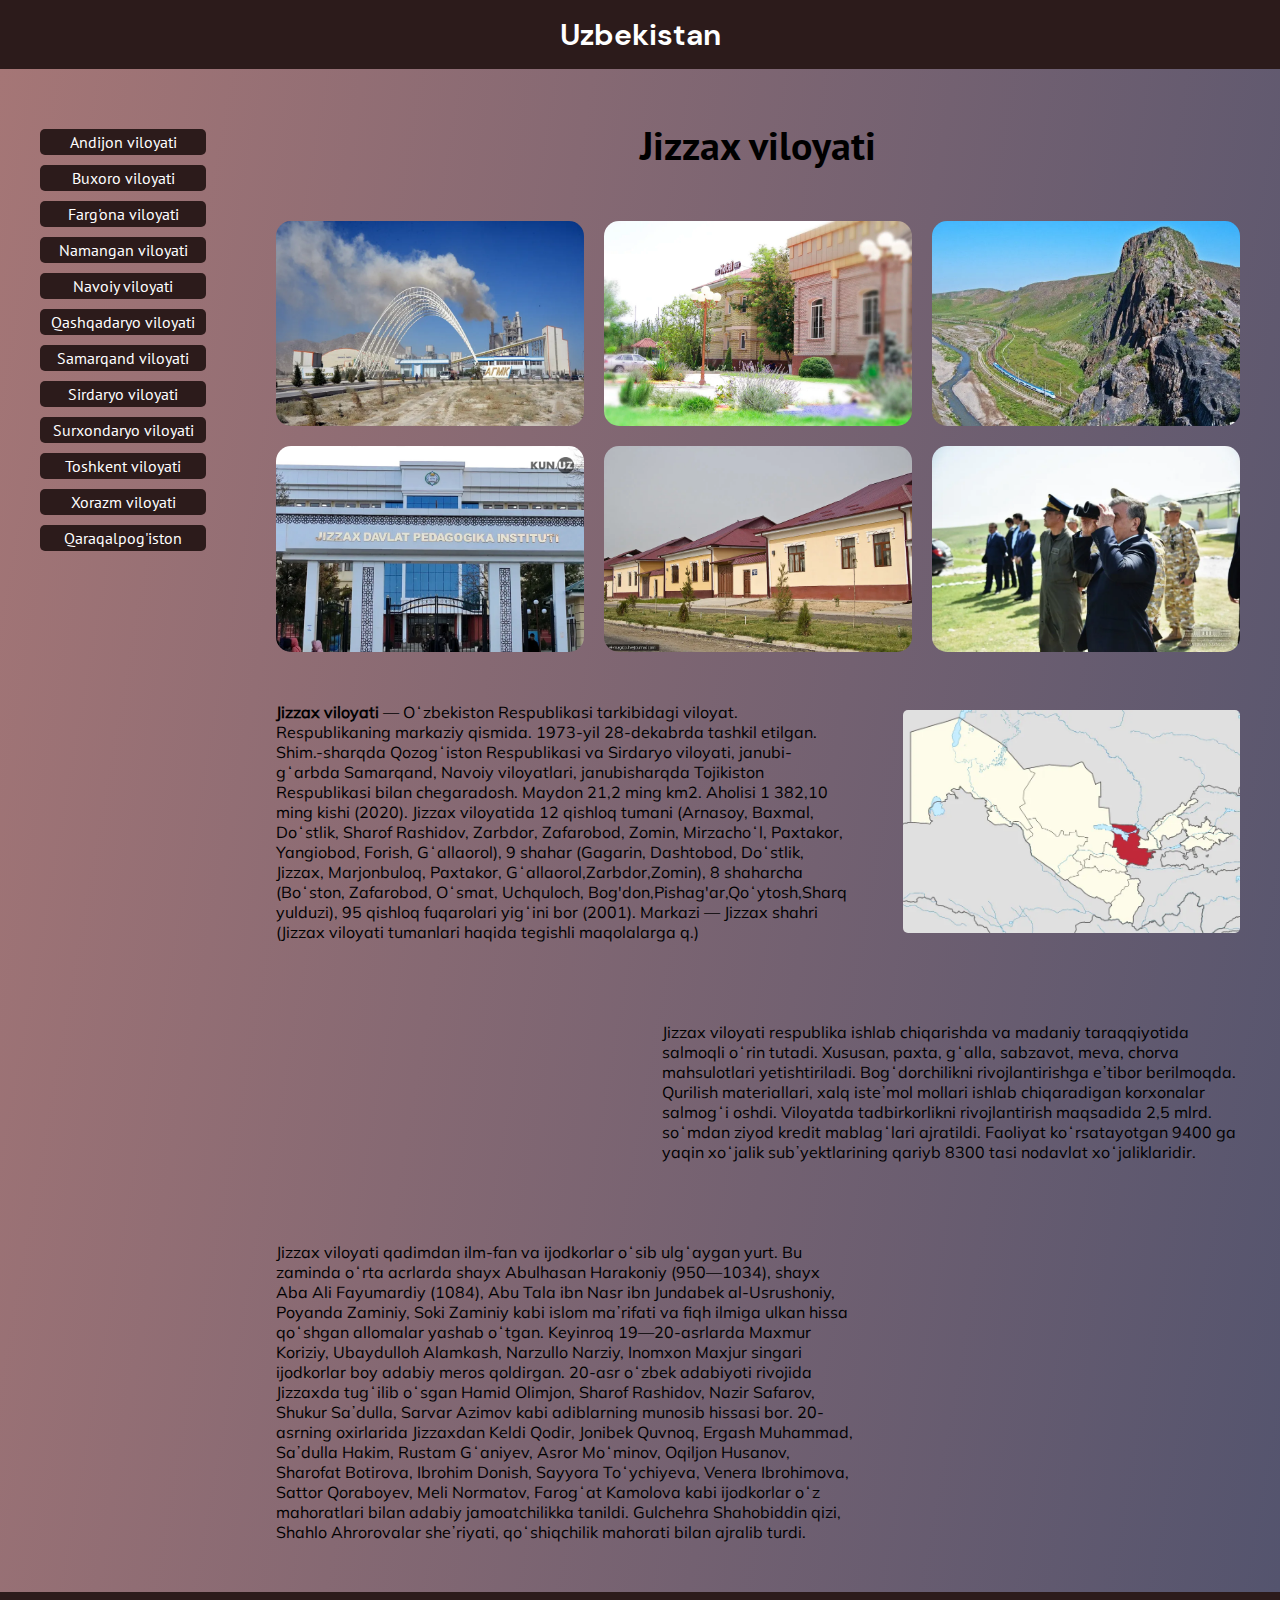
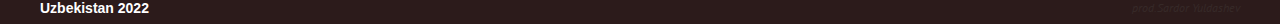
<file: index's/jizzax.html>
<!DOCTYPE html>
<html lang="en">
    <head>
        <meta charset="UTF-8">
        <meta http-equiv="X-UA-Compatible" content="IE=edge">
        <meta name="viewport" content="width=device-width, initial-scale=1.0">
        <title>Jizzax viloyati</title>
        <link rel="stylesheet" href="../style/regstyle.css">
    </head>

    <body>
        <header class="header">
            <div class="container">
                <nav class="header__nav">
                    <a href="../index.html" class="header__nav-logo">
                        Uzbekistan
                    </a>
                </nav>
            </div>        
        </header>

        <main class="main m04">
            <div class="container">
                <div class="main__info">
                    <div class="main__sidebar">
                        <ul class="main__sidebar-list">
                            <li class="main__sidebar-item">
                                <a href="andijon.html" class="main__sidebar-link">
                                    Andijon viloyati
                                </a>
                            </li>

                            <li class="main__sidebar-item">
                                <a href="buxoro.html" class="main__sidebar-link">
                                    Buxoro viloyati
                                </a>
                            </li>

                            <li class="main__sidebar-item">
                                <a href="farg'ona.html" class="main__sidebar-link">
                                    Farg'ona viloyati
                                </a>
                            </li>

                            <li class="main__sidebar-item">
                                <a href="namangan.html" class="main__sidebar-link">
                                    Namangan viloyati
                                </a>
                            </li>

                            <li class="main__sidebar-item">
                                <a href="navoiy.html" class="main__sidebar-link">
                                    Navoiy viloyati
                                </a>
                            </li>

                            <li class="main__sidebar-item">
                                <a href="qashqadaryo.html" class="main__sidebar-link">
                                    Qashqadaryo viloyati
                                </a>
                            </li>

                            <li class="main__sidebar-item">
                                <a href="samarqand.html" class="main__sidebar-link">
                                    Samarqand viloyati
                                </a>
                            </li>

                            <li class="main__sidebar-item">
                                <a href="sirdaryo.html" class="main__sidebar-link">
                                    Sirdaryo viloyati
                                </a>
                            </li>

                            <li class="main__sidebar-item">
                                <a href="surxondaryo.html" class="main__sidebar-link">
                                    Surxondaryo viloyati
                                </a>
                            </li>

                            <li class="main__sidebar-item">
                                <a href="toshkent.html" class="main__sidebar-link">
                                    Toshkent viloyati
                                </a>
                            </li>

                            <li class="main__sidebar-item">
                                <a href="xorazm.html" class="main__sidebar-link">
                                    Xorazm viloyati
                                </a>
                            </li>

                            <li class="main__sidebar-item">
                                <a href="qoraqalpoq.html" class="main__sidebar-link">
                                    Qaraqalpog'iston
                                </a>
                            </li>
                        </ul>
                    </div>

                    <div class="main__info-items">
                        <h1 class="main__info-title">Jizzax viloyati</h1>

                        <div class="main__info-gallery">
                            <img src="../img/jizzax01.webp" alt="" class="main__info-img">
                            <img src="../img/jizzax02.webp" alt="" class="main__info-img">
                            <img src="../img/jizzax03.webp" alt="" class="main__info-img">
                            <img src="../img/jizzax04.webp" alt="" class="main__info-img">
                            <img src="../img/jizzax05.webp" alt="" class="main__info-img">
                            <img src="../img/jizzax06.webp" alt="" class="main__info-img">
                        </div>

                        <div class="main__blocks">
                            <div class="main__info-block">
                                <p class="main__block-title">
                                    <b>Jizzax viloyati</b> — Oʻzbekiston Respublikasi tarkibidagi viloyat. Respublikaning markaziy qismida. 1973-yil 28-dekabrda tashkil etilgan. Shim.-sharqda Qozogʻiston Respublikasi va Sirdaryo viloyati, janubi-gʻarbda Samarqand, Navoiy viloyatlari, janubisharqda Tojikiston Respublikasi bilan chegaradosh. Maydon 21,2 ming km2. Aholisi 1 382,10 ming kishi (2020). Jizzax viloyatida 12 qishloq tumani (Arnasoy, Baxmal, Doʻstlik, Sharof Rashidov, Zarbdor, Zafarobod, Zomin, Mirzachoʻl, Paxtakor, Yangiobod, Forish, Gʻallaorol), 9 shahar (Gagarin, Dashtobod, Doʻstlik, Jizzax, Marjonbuloq, Paxtakor, Gʻallaorol,Zarbdor,Zomin), 8 shaharcha (Boʻston, Zafarobod, Oʻsmat, Uchquloch, Bog'don,Pishag'ar,Qoʻytosh,Sharq yulduzi), 95 qishloq fuqarolari yigʻini bor (2001). Markazi — Jizzax shahri (Jizzax viloyati tumanlari haqida tegishli maqolalarga q.)
                                </p>
            
                                <img src="../img/jiz.map.webp" alt="" class="main__block-img">
                            </div>

                            <div class="main__info-block">

                                <iframe class="main__block-img iframe" width="560" height="315" src="https://www.youtube.com/embed/B1BZNO_gQAc" title="YouTube video player" frameborder="0" allow="accelerometer; autoplay; clipboard-write; encrypted-media; gyroscope; picture-in-picture" allowfullscreen></iframe>

                                <p class="main__block-title">
                                    Jizzax viloyati respublika ishlab chiqarishda va madaniy taraqqiyotida salmoqli oʻrin tutadi. Xususan, paxta, gʻalla, sabzavot, meva, chorva mahsulotlari yetishtiriladi. Bogʻdorchilikni rivojlantirishga eʼtibor berilmoqda. Qurilish materiallari, xalq isteʼmol mollari ishlab chiqaradigan korxonalar salmogʻi oshdi. Viloyatda tadbirkorlikni rivojlantirish maqsadida 2,5 mlrd. soʻmdan ziyod kredit mablagʻlari ajratildi. Faoliyat koʻrsatayotgan 9400 ga yaqin xoʻjalik subʼyektlarining qariyb 8300 tasi nodavlat xoʻjaliklaridir.
                                </p>                           
                            </div>

                            <div class="main__info-block">
                                <p class="main__block-title">
                                    Jizzax viloyati qadimdan ilm-fan va ijodkorlar oʻsib ulgʻaygan yurt. Bu zaminda oʻrta acrlarda shayx Abulhasan Harakoniy (950—1034), shayx Aba Ali Fayumardiy (1084), Abu Tala ibn Nasr ibn Jundabek al-Usrushoniy, Poyanda Zaminiy, Soki Zaminiy kabi islom maʼrifati va fiqh ilmiga ulkan hissa qoʻshgan allomalar yashab oʻtgan. Keyinroq 19—20-asrlarda Maxmur Koriziy, Ubaydulloh Alamkash, Narzullo Narziy, Inomxon Maxjur singari ijodkorlar boy adabiy meros qoldirgan. 20-asr oʻzbek adabiyoti rivojida Jizzaxda tugʻilib oʻsgan Hamid Olimjon, Sharof Rashidov, Nazir Safarov, Shukur Saʼdulla, Sarvar Azimov kabi adiblarning munosib hissasi bor. 20-asrning oxirlarida Jizzaxdan Keldi Qodir, Jonibek Quvnoq, Ergash Muhammad, Saʼdulla Hakim, Rustam Gʻaniyev, Asror Moʻminov, Oqiljon Husanov, Sharofat Botirova, Ibrohim Donish, Sayyora Toʻychiyeva, Venera Ibrohimova, Sattor Qoraboyev, Meli Normatov, Farogʻat Kamolova kabi ijodkorlar oʻz mahoratlari bilan adabiy jamoatchilikka tanildi. Gulchehra Shahobiddin qizi, Shahlo Ahrorovalar sheʼriyati, qoʻshiqchilik mahorati bilan ajralib turdi.
                                </p>

                                <iframe class="main__block-img iframe" src="https://www.google.com/maps/embed?pb=!1m18!1m12!1m3!1d97633.75219097841!2d67.78435500589347!3d40.11878320525785!2m3!1f0!2f0!3f0!3m2!1i1024!2i768!4f13.1!3m3!1m2!1s0x38b29442f6b6d4d9%3A0x9278c40ee88910e2!2z0JTQttC40LfQsNC6!5e0!3m2!1sru!2s!4v1641049302618!5m2!1sru!2s" width="600" height="450" style="border:0;" allowfullscreen="" loading="lazy"></iframe>
                            </div>
                        </div>                                               
                    </div>
                </div>
            </div>
            
        </main>

        <footer class="footer">
            <div class="container">
                <div class="footer__content">
                    <h2 class="footer__content-title">
                        Uzbekistan 2022
                    </h2>

                    <p class="footer__content-text">
                        prod.Sardor Yuldashev
                    </p>
                </div>
            </div>
        </footer>

        
    </body>
</html>
</file>
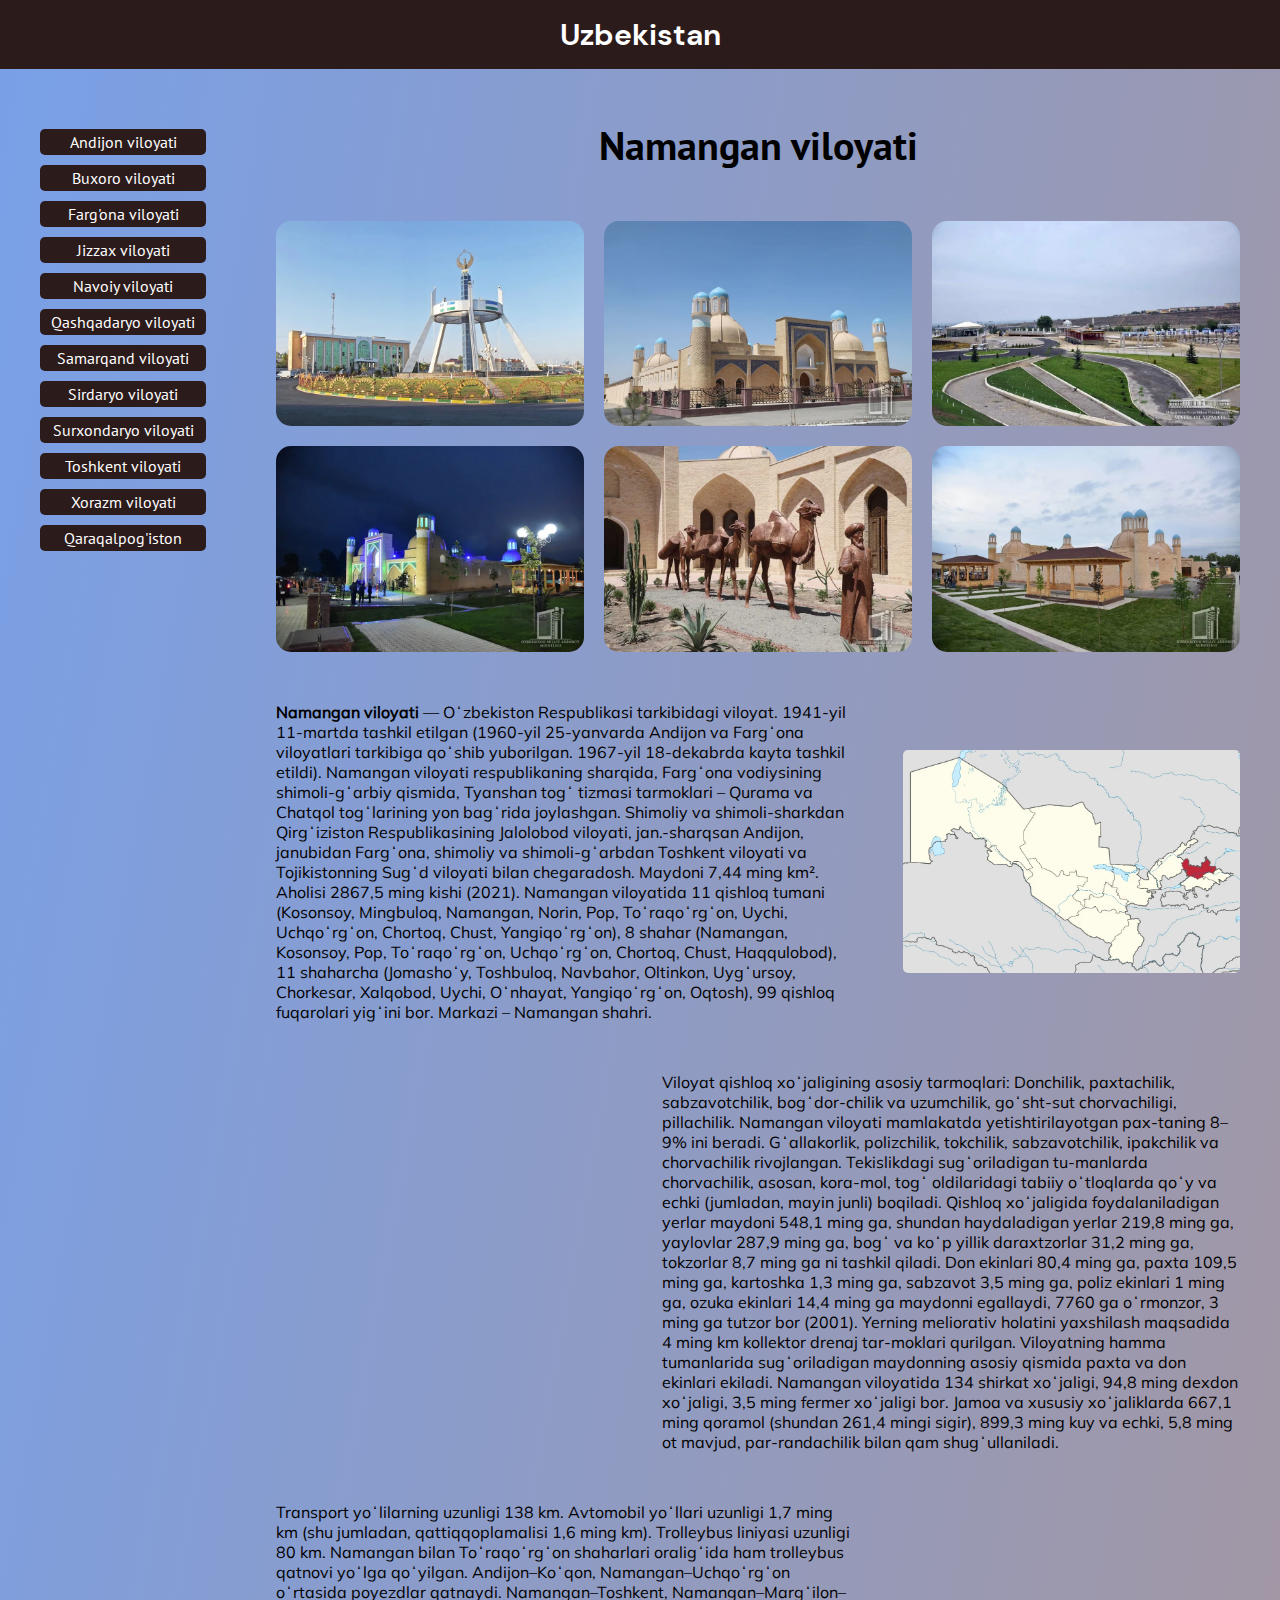
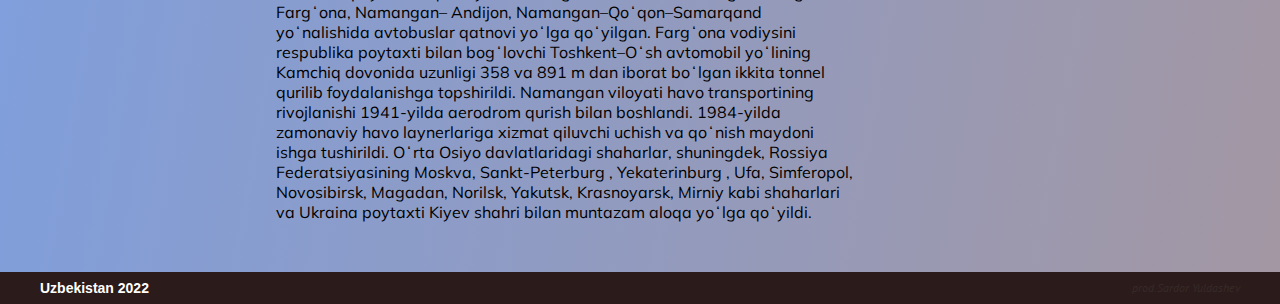
<file: index's/namangan.html>
<!DOCTYPE html>
<html lang="en">
    <head>
        <meta charset="UTF-8">
        <meta http-equiv="X-UA-Compatible" content="IE=edge">
        <meta name="viewport" content="width=device-width, initial-scale=1.0">
        <title>Namangan viloyati</title>
        <link rel="stylesheet" href="../style/regstyle.css">
    </head>

    <body>
        <header class="header">
            <div class="container">
                <nav class="header__nav">
                    <a href="../index.html" class="header__nav-logo">
                        Uzbekistan
                    </a>
                </nav>
            </div>        
        </header>

        <main class="main m05">
            <div class="container">
                <div class="main__info">
                    <div class="main__sidebar">
                        <ul class="main__sidebar-list">
                            <li class="main__sidebar-item">
                                <a href="andijon.html" class="main__sidebar-link">
                                    Andijon viloyati
                                </a>
                            </li>

                            <li class="main__sidebar-item">
                                <a href="buxoro.html" class="main__sidebar-link">
                                    Buxoro viloyati
                                </a>
                            </li>

                            <li class="main__sidebar-item">
                                <a href="farg'ona.html" class="main__sidebar-link">
                                    Farg'ona viloyati
                                </a>
                            </li>

                            <li class="main__sidebar-item">
                                <a href="jizzax.html" class="main__sidebar-link">
                                    Jizzax viloyati
                                </a>
                            </li>

                            <li class="main__sidebar-item">
                                <a href="navoiy.html" class="main__sidebar-link">
                                    Navoiy viloyati
                                </a>
                            </li>

                            <li class="main__sidebar-item">
                                <a href="qashqadaryo.html" class="main__sidebar-link">
                                    Qashqadaryo viloyati
                                </a>
                            </li>

                            <li class="main__sidebar-item">
                                <a href="samarqand.html" class="main__sidebar-link">
                                    Samarqand viloyati
                                </a>
                            </li>

                            <li class="main__sidebar-item">
                                <a href="sirdaryo.html" class="main__sidebar-link">
                                    Sirdaryo viloyati
                                </a>
                            </li>

                            <li class="main__sidebar-item">
                                <a href="surxondaryo.html" class="main__sidebar-link">
                                    Surxondaryo viloyati
                                </a>
                            </li>

                            <li class="main__sidebar-item">
                                <a href="toshkent.html" class="main__sidebar-link">
                                    Toshkent viloyati
                                </a>
                            </li>

                            <li class="main__sidebar-item">
                                <a href="xorazm.html" class="main__sidebar-link">
                                    Xorazm viloyati
                                </a>
                            </li>

                            <li class="main__sidebar-item">
                                <a href="qoraqalpoq.html" class="main__sidebar-link">
                                    Qaraqalpog'iston
                                </a>
                            </li>
                        </ul>
                    </div>

                    <div class="main__info-items">
                        <h1 class="main__info-title">Namangan viloyati</h1>

                        <div class="main__info-gallery">
                            <img src="../img/namangan01.webp" alt="" class="main__info-img">
                            <img src="../img/namangan02.webp" alt="" class="main__info-img">
                            <img src="../img/namangan03.webp" alt="" class="main__info-img">
                            <img src="../img/namangan04.webp" alt="" class="main__info-img">
                            <img src="../img/namangan05.webp" alt="" class="main__info-img">
                            <img src="../img/namangan06.webp" alt="" class="main__info-img">
                        </div>

                        <div class="main__blocks">
                            <div class="main__info-block">
                                <p class="main__block-title">
                                    <b>Namangan viloyati</b> — Oʻzbekiston Respublikasi tarkibidagi viloyat. 1941-yil 11-martda tashkil etilgan (1960-yil 25-yanvarda Andijon va Fargʻona viloyatlari tarkibiga qoʻshib yuborilgan. 1967-yil 18-dekabrda kayta tashkil etildi). Namangan viloyati respublikaning sharqida, Fargʻona vodiysining shimoli-gʻarbiy qismida, Tyanshan togʻ tizmasi tarmoklari – Qurama va Chatqol togʻlarining yon bagʻrida joylashgan. Shimoliy va shimoli-sharkdan Qirgʻiziston Respublikasining Jalolobod viloyati, jan.-sharqsan Andijon, janubidan Fargʻona, shimoliy va shimoli-gʻarbdan Toshkent viloyati va Tojikistonning Sugʻd viloyati bilan chegaradosh. Maydoni 7,44 ming km². Aholisi 2867,5 ming kishi (2021). Namangan viloyatida 11 qishloq tumani (Kosonsoy, Mingbuloq, Namangan, Norin, Pop, Toʻraqoʻrgʻon, Uychi, Uchqoʻrgʻon, Chortoq, Chust, Yangiqoʻrgʻon), 8 shahar (Namangan, Kosonsoy, Pop, Toʻraqoʻrgʻon, Uchqoʻrgʻon, Chortoq, Chust, Haqqulobod), 11 shaharcha (Jomashoʻy, Toshbuloq, Navbahor, Oltinkon, Uygʻursoy, Chorkesar, Xalqobod, Uychi, Oʻnhayat, Yangiqoʻrgʻon, Oqtosh), 99 qishloq fuqarolari yigʻini bor. Markazi – Namangan shahri.
                                </p>
            
                                <img src="../img/nam.map.webp" alt="" class="main__block-img">
                            </div>

                            <div class="main__info-block">
                                <iframe class="main__block-img iframe" width="560" height="315" src="https://www.youtube.com/embed/fRxE4zi3IoA" title="YouTube video player" frameborder="0" allow="accelerometer; autoplay; clipboard-write; encrypted-media; gyroscope; picture-in-picture" allowfullscreen></iframe>

                                <p class="main__block-title">
                                    Viloyat qishloq xoʻjaligining asosiy tarmoqlari: Donchilik, paxtachilik, sabzavotchilik, bogʻdor-chilik va uzumchilik, goʻsht-sut chorvachiligi, pillachilik. Namangan viloyati mamlakatda yetishtirilayotgan pax-taning 8–9% ini beradi. Gʻallakorlik, polizchilik, tokchilik, sabzavotchilik, ipakchilik va chorvachilik rivojlangan. Tekislikdagi sugʻoriladigan tu-manlarda chorvachilik, asosan, kora-mol, togʻ oldilaridagi tabiiy oʻtloqlarda qoʻy va echki (jumladan, mayin junli) boqiladi. Qishloq xoʻjaligida foydalaniladigan yerlar maydoni 548,1 ming ga, shundan haydaladigan yerlar 219,8 ming ga, yaylovlar 287,9 ming ga, bogʻ va koʻp yillik daraxtzorlar 31,2 ming ga, tokzorlar 8,7 ming ga ni tashkil qiladi. Don ekinlari 80,4 ming ga, paxta 109,5 ming ga, kartoshka 1,3 ming ga, sabzavot 3,5 ming ga, poliz ekinlari 1 ming ga, ozuka ekinlari 14,4 ming ga maydonni egallaydi, 7760 ga oʻrmonzor, 3 ming ga tutzor bor (2001). Yerning meliorativ holatini yaxshilash maqsadida 4 ming km kollektor drenaj tar-moklari qurilgan. Viloyatning hamma tumanlarida sugʻoriladigan maydonning asosiy qismida paxta va don ekinlari ekiladi. Namangan viloyatida 134 shirkat xoʻjaligi, 94,8 ming dexdon xoʻjaligi, 3,5 ming fermer xoʻjaligi bor. Jamoa va xususiy xoʻjaliklarda 667,1 ming qoramol (shundan 261,4 mingi sigir), 899,3 ming kuy va echki, 5,8 ming ot mavjud, par-randachilik bilan qam shugʻullaniladi.
                                </p>                           
                            </div>

                            <div class="main__info-block">
                                <p class="main__block-title">
                                    Transport yoʻlilarning uzunligi 138 km. Avtomobil yoʻllari uzunligi 1,7 ming km (shu jumladan, qattiqqoplamalisi 1,6 ming km). Trolleybus liniyasi uzunligi 80 km. Namangan bilan Toʻraqoʻrgʻon shaharlari oraligʻida ham trolleybus qatnovi yoʻlga qoʻyilgan. Andijon–Koʻqon, Namangan–Uchqoʻrgʻon oʻrtasida poyezdlar qatnaydi. Namangan–Toshkent, Namangan–Margʻilon–Fargʻona, Namangan– Andijon, Namangan–Qoʻqon–Samarqand yoʻnalishida avtobuslar qatnovi yoʻlga qoʻyilgan. Fargʻona vodiysini respublika poytaxti bilan bogʻlovchi Toshkent–Oʻsh avtomobil yoʻlining Kamchiq dovonida uzunligi 358 va 891 m dan iborat boʻlgan ikkita tonnel qurilib foydalanishga topshirildi. Namangan viloyati havo transportining rivojlanishi 1941-yilda aerodrom qurish bilan boshlandi. 1984-yilda zamonaviy havo laynerlariga xizmat qiluvchi uchish va qoʻnish maydoni ishga tushirildi. Oʻrta Osiyo davlatlaridagi shaharlar, shuningdek, Rossiya Federatsiyasining Moskva, Sankt-Peterburg , Yekaterinburg , Ufa, Simferopol, Novosibirsk, Magadan, Norilsk, Yakutsk, Krasnoyarsk, Mirniy kabi shaharlari va Ukraina poytaxti Kiyev shahri bilan muntazam aloqa yoʻlga qoʻyildi.
                                </p>

                                <iframe class="main__block-img iframe" src="https://www.google.com/maps/embed?pb=!1m18!1m12!1m3!1d192800.4331162702!2d71.50453858643581!3d40.97038282180224!2m3!1f0!2f0!3f0!3m2!1i1024!2i768!4f13.1!3m3!1m2!1s0x38bb4c1b2e60eea5%3A0x36ef7252c4c12106!2z0J3QsNC80LDQvdCz0LDQvQ!5e0!3m2!1sru!2s!4v1641050176927!5m2!1sru!2s" width="600" height="450" style="border:0;" allowfullscreen="" loading="lazy"></iframe>
                            </div>
                        </div>                                               
                    </div>
                </div>
            </div>
            
        </main>

        <footer class="footer">
            <div class="container">
                <div class="footer__content">
                    <h2 class="footer__content-title">
                        Uzbekistan 2022
                    </h2>

                    <p class="footer__content-text">
                        prod.Sardor Yuldashev
                    </p>
                </div>
            </div>
        </footer>

        
    </body>
</html>
</file>
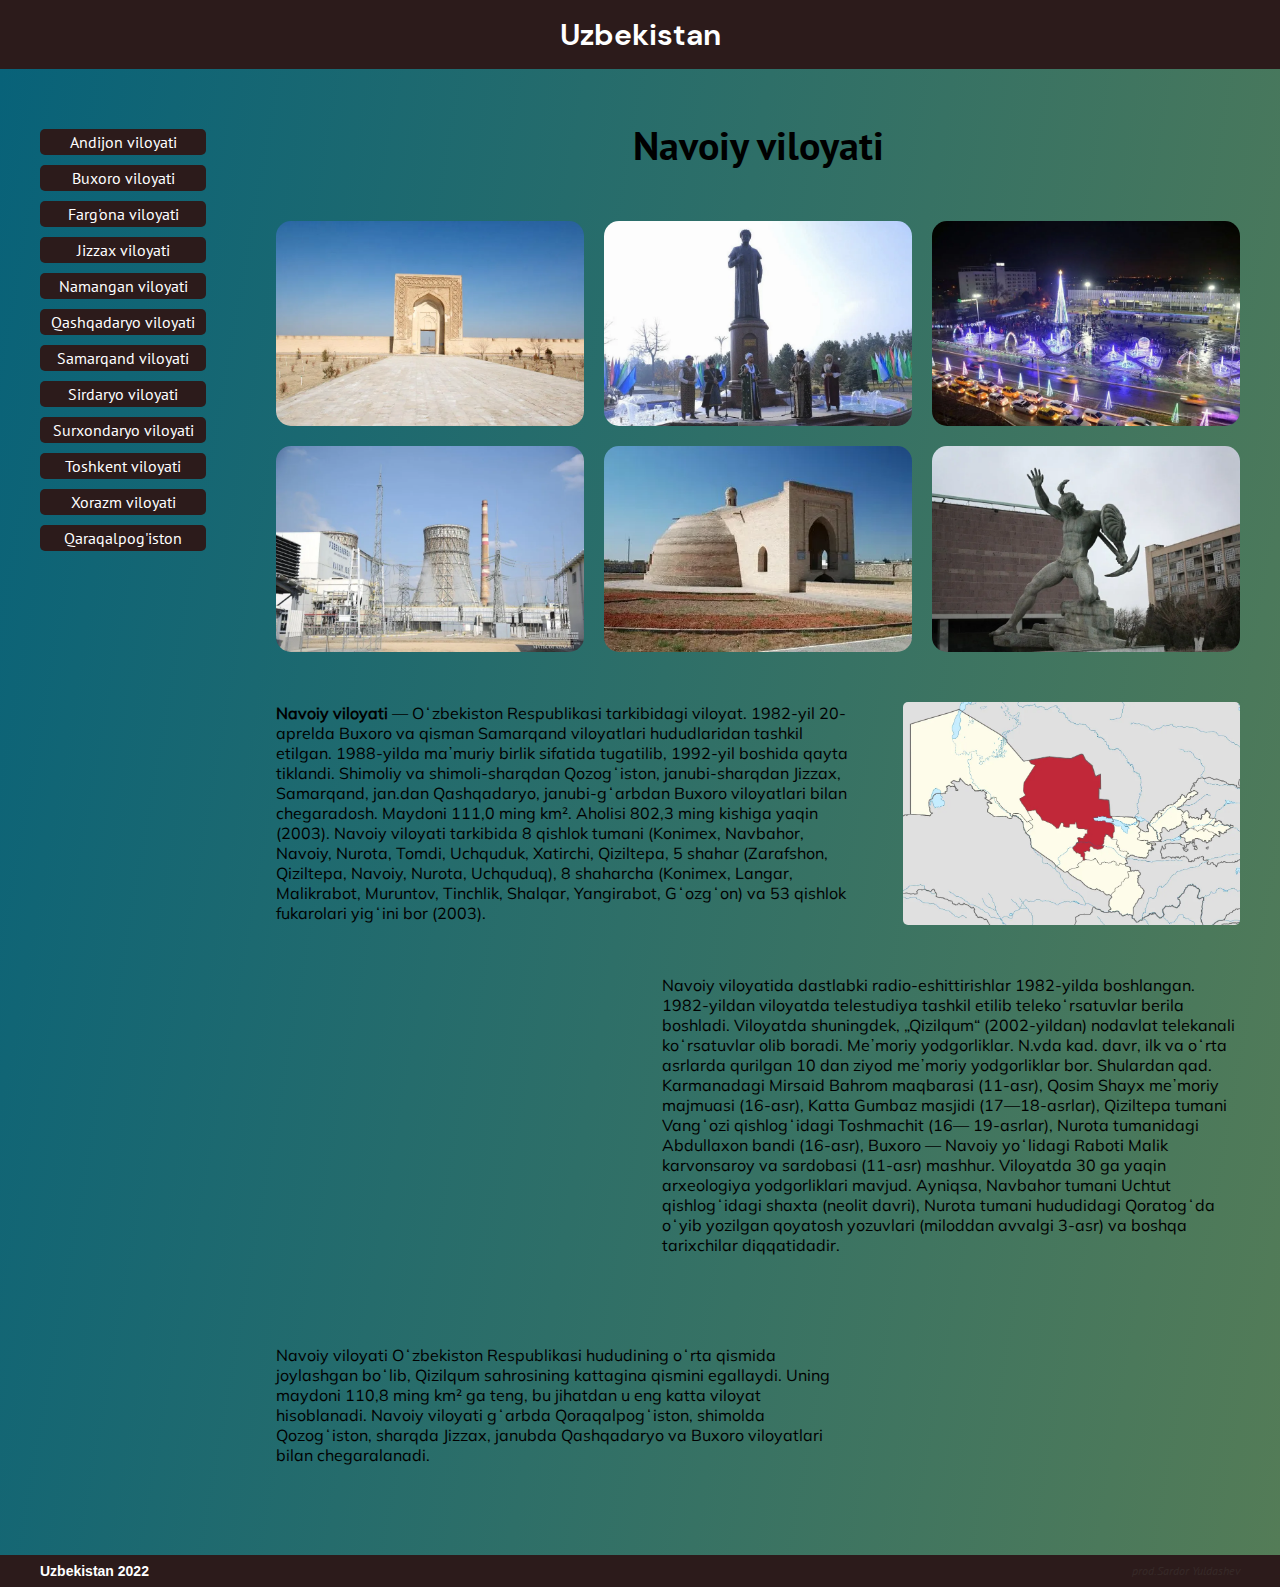
<file: index's/navoiy.html>
<!DOCTYPE html>
<html lang="en">
    <head>
        <meta charset="UTF-8">
        <meta http-equiv="X-UA-Compatible" content="IE=edge">
        <meta name="viewport" content="width=device-width, initial-scale=1.0">
        <title>Navoiy viloyati</title>
        <link rel="stylesheet" href="../style/regstyle.css">
    </head>

    <body>
        <header class="header">
            <div class="container">
                <nav class="header__nav">
                    <a href="../index.html" class="header__nav-logo">
                        Uzbekistan
                    </a>
                </nav>
            </div>        
        </header>

        <main class="main m06">
            <div class="container">
                <div class="main__info">
                    <div class="main__sidebar">
                        <ul class="main__sidebar-list">
                            <li class="main__sidebar-item">
                                <a href="andijon.html" class="main__sidebar-link">
                                    Andijon viloyati
                                </a>
                            </li>

                            <li class="main__sidebar-item">
                                <a href="buxoro.html" class="main__sidebar-link">
                                    Buxoro viloyati
                                </a>
                            </li>

                            <li class="main__sidebar-item">
                                <a href="farg'ona.html" class="main__sidebar-link">
                                    Farg'ona viloyati
                                </a>
                            </li>

                            <li class="main__sidebar-item">
                                <a href="jizzax.html" class="main__sidebar-link">
                                    Jizzax viloyati
                                </a>
                            </li>

                            <li class="main__sidebar-item">
                                <a href="namangan.html" class="main__sidebar-link">
                                    Namangan viloyati
                                </a>
                            </li>

                            <li class="main__sidebar-item">
                                <a href="qashqadaryo.html" class="main__sidebar-link">
                                    Qashqadaryo viloyati
                                </a>
                            </li>

                            <li class="main__sidebar-item">
                                <a href="samarqand.html" class="main__sidebar-link">
                                    Samarqand viloyati
                                </a>
                            </li>

                            <li class="main__sidebar-item">
                                <a href="sirdaryo.html" class="main__sidebar-link">
                                    Sirdaryo viloyati
                                </a>
                            </li>

                            <li class="main__sidebar-item">
                                <a href="surxondaryo.html" class="main__sidebar-link">
                                    Surxondaryo viloyati
                                </a>
                            </li>

                            <li class="main__sidebar-item">
                                <a href="toshkent.html" class="main__sidebar-link">
                                    Toshkent viloyati
                                </a>
                            </li>

                            <li class="main__sidebar-item">
                                <a href="xorazm.html" class="main__sidebar-link">
                                    Xorazm viloyati
                                </a>
                            </li>

                            <li class="main__sidebar-item">
                                <a href="qoraqalpoq.html" class="main__sidebar-link">
                                    Qaraqalpog'iston
                                </a>
                            </li>
                        </ul>
                    </div>

                    <div class="main__info-items">
                        <h1 class="main__info-title">Navoiy viloyati</h1>

                        <div class="main__info-gallery">
                            <img src="../img/navoiy01.webp" alt="" class="main__info-img">
                            <img src="../img/navoiy02.webp" alt="" class="main__info-img">
                            <img src="../img/navoiy03.webp" alt="" class="main__info-img">
                            <img src="../img/navoiy04.webp" alt="" class="main__info-img">
                            <img src="../img/navoiy05.webp" alt="" class="main__info-img">
                            <img src="../img/navoiy06.webp" alt="" class="main__info-img">
                        </div>

                        <div class="main__blocks">
                            <div class="main__info-block">
                                <p class="main__block-title">
                                    <b>Navoiy viloyati</b> — Oʻzbekiston Respublikasi tarkibidagi viloyat. 1982-yil 20-aprelda Buxoro va qisman Samarqand viloyatlari hududlaridan tashkil etilgan. 1988-yilda maʼmuriy birlik sifatida tugatilib, 1992-yil boshida qayta tiklandi. Shimoliy va shimoli-sharqdan Qozogʻiston, janubi-sharqdan Jizzax, Samarqand, jan.dan Qashqadaryo, janubi-gʻarbdan Buxoro viloyatlari bilan chegaradosh. Maydoni 111,0 ming km². Aholisi 802,3 ming kishiga yaqin (2003). Navoiy viloyati tarkibida 8 qishlok tumani (Konimex, Navbahor, Navoiy, Nurota, Tomdi, Uchquduk, Xatirchi, Qiziltepa, 5 shahar (Zarafshon, Qiziltepa, Navoiy, Nurota, Uchquduq), 8 shaharcha (Konimex, Langar, Malikrabot, Muruntov, Tinchlik, Shalqar, Yangirabot, Gʻozgʻon) va 53 qishlok fukarolari yigʻini bor (2003).
                                </p>
            
                                <img src="../img/nav.map.webp" alt="" class="main__block-img">
                            </div>

                            <div class="main__info-block">
                                <iframe class="main__block-img iframe" width="560" height="315" src="https://www.youtube.com/embed/Lr25_7laie8" title="YouTube video player" frameborder="0" allow="accelerometer; autoplay; clipboard-write; encrypted-media; gyroscope; picture-in-picture" allowfullscreen></iframe>

                                <p class="main__block-title">
                                    Navoiy viloyatida dastlabki radio-eshittirishlar 1982-yilda boshlangan. 1982-yildan viloyatda telestudiya tashkil etilib telekoʻrsatuvlar berila boshladi. Viloyatda shuningdek, „Qizilqum“ (2002-yildan) nodavlat telekanali koʻrsatuvlar olib boradi.
                                    Meʼmoriy yodgorliklar. N.vda kad. davr, ilk va oʻrta asrlarda qurilgan 10 dan ziyod meʼmoriy yodgorliklar bor. Shulardan qad. Karmanadagi Mirsaid Bahrom maqbarasi (11-asr), Qosim Shayx meʼmoriy majmuasi (16-asr), Katta Gumbaz masjidi (17—18-asrlar), Qiziltepa tumani Vangʻozi qishlogʻidagi Toshmachit (16— 19-asrlar), Nurota tumanidagi Abdullaxon bandi (16-asr), Buxoro — Navoiy yoʻlidagi Raboti Malik karvonsaroy va sardobasi (11-asr) mashhur. Viloyatda 30 ga yaqin arxeologiya yodgorliklari mavjud. Ayniqsa, Navbahor tumani Uchtut qishlogʻidagi shaxta (neolit davri), Nurota tumani hududidagi Qoratogʻda oʻyib yozilgan qoyatosh yozuvlari (miloddan avvalgi 3-asr) va boshqa tarixchilar diqqatidadir.
                                </p>                           
                            </div>

                            <div class="main__info-block">
                                <p class="main__block-title">
                                    Navoiy viloyati Oʻzbekiston Respublikasi hududining oʻrta qismida joylashgan boʻlib, Qizilqum sahrosining kattagina qismini egallaydi. Uning maydoni 110,8 ming km² ga teng, bu jihatdan u eng katta viloyat hisoblanadi. Navoiy viloyati gʻarbda Qoraqalpogʻiston, shimolda Qozogʻiston, sharqda Jizzax, janubda Qashqadaryo va Buxoro viloyatlari bilan chegaralanadi.
                                </p>

                                <iframe class="main__block-img iframe" src="https://www.google.com/maps/embed?pb=!1m18!1m12!1m3!1d97663.60456103439!2d65.30157360523059!3d40.097988457897536!2m3!1f0!2f0!3f0!3m2!1i1024!2i768!4f13.1!3m3!1m2!1s0x3f51c6d7e12931b3%3A0x613f6eb9636019bb!2z0J3QsNCy0L7QuA!5e0!3m2!1sru!2s!4v1641050705253!5m2!1sru!2s" width="600" height="450" style="border:0;" allowfullscreen="" loading="lazy"></iframe>
                            </div>
                        </div>                                               
                    </div>
                </div>
            </div>
            
        </main>

        <footer class="footer">
            <div class="container">
                <div class="footer__content">
                    <h2 class="footer__content-title">
                        Uzbekistan 2022
                    </h2>

                    <p class="footer__content-text">
                        prod.Sardor Yuldashev
                    </p>
                </div>
            </div>
        </footer>

        
    </body>
</html>
</file>
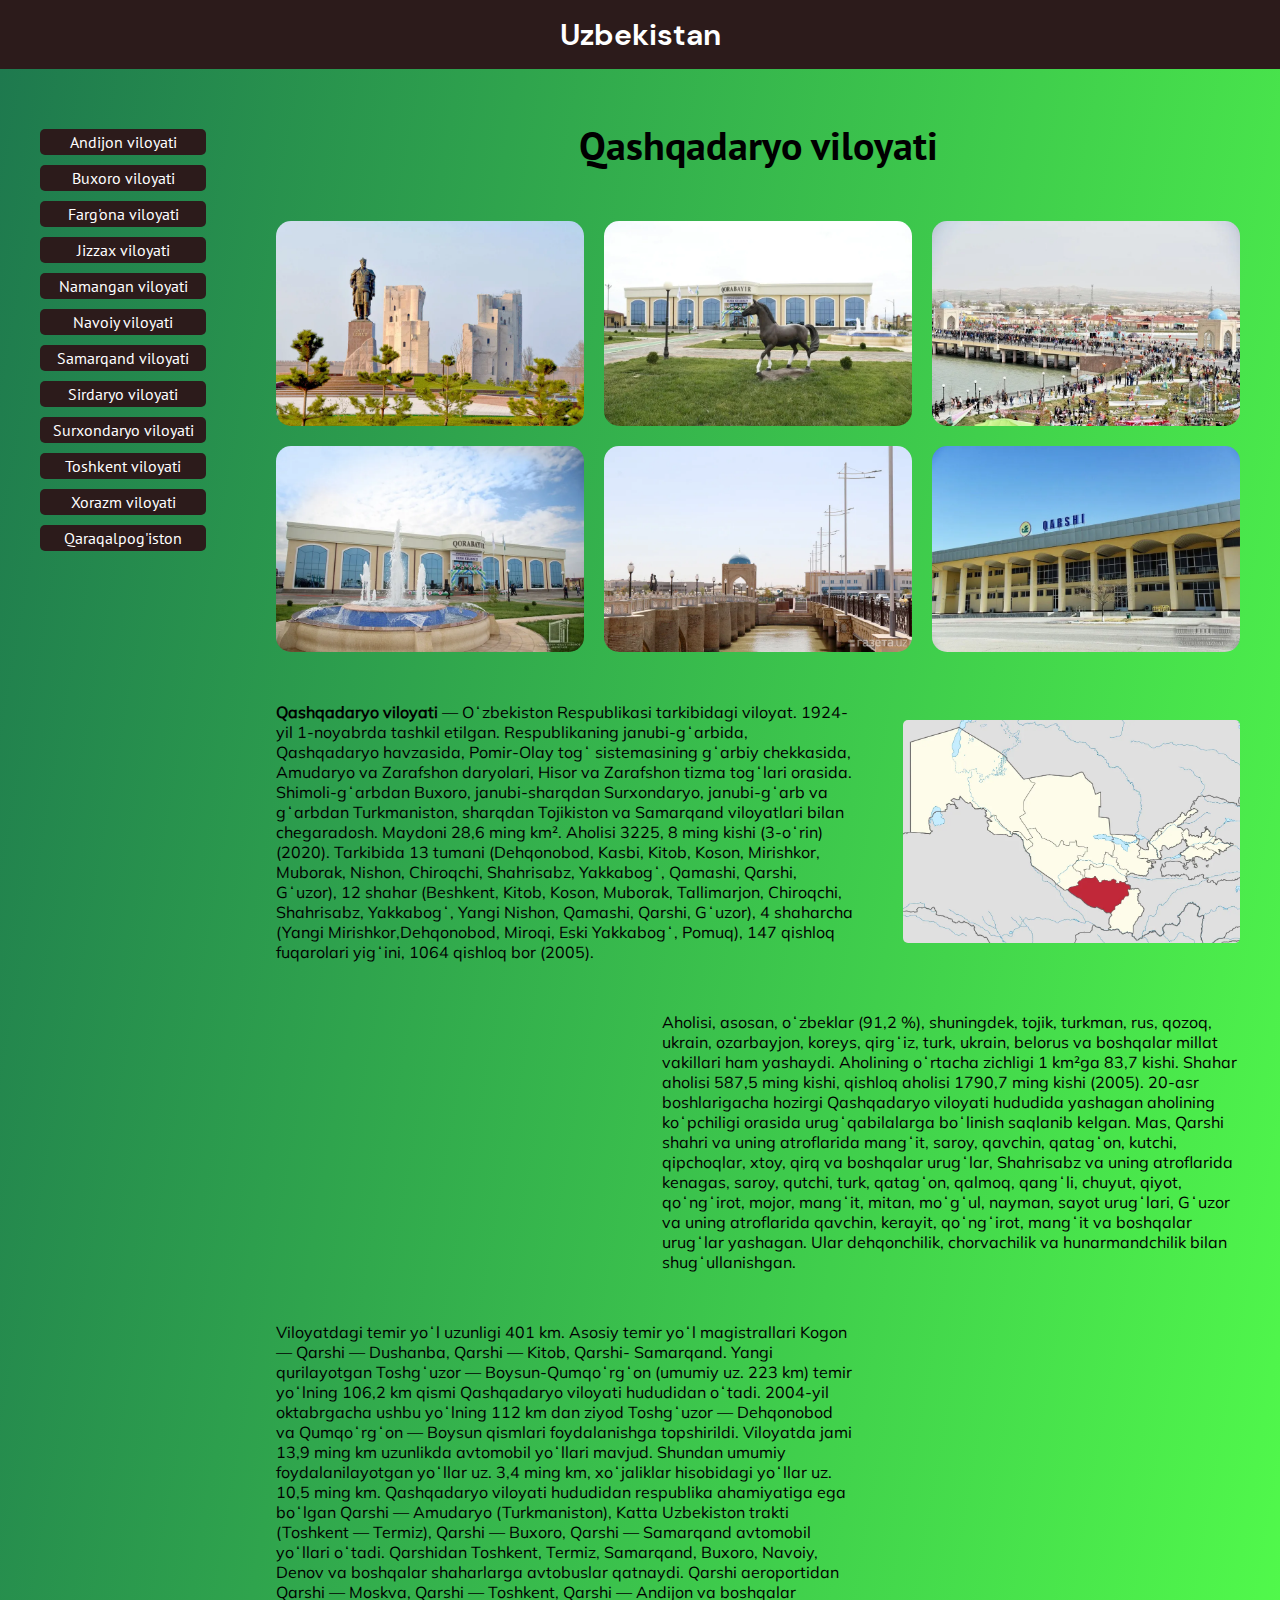
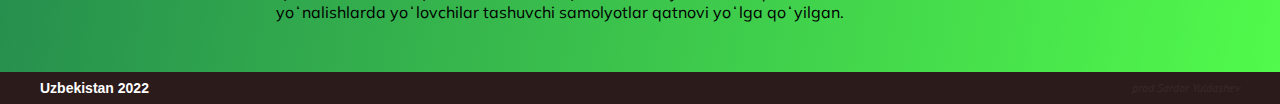
<file: index's/qashqadaryo.html>
<!DOCTYPE html>
<html lang="en">
    <head>
        <meta charset="UTF-8">
        <meta http-equiv="X-UA-Compatible" content="IE=edge">
        <meta name="viewport" content="width=device-width, initial-scale=1.0">
        <title>Qashqadaryo viloyati</title>
        <link rel="stylesheet" href="../style/regstyle.css">
    </head>

    <body>
        <header class="header">
            <div class="container">
                <nav class="header__nav">
                    <a href="../index.html" class="header__nav-logo">
                        Uzbekistan
                    </a>
                </nav>
            </div>        
        </header>

        <main class="main m07">
            <div class="container">
                <div class="main__info">
                    <div class="main__sidebar">
                        <ul class="main__sidebar-list">
                            <li class="main__sidebar-item">
                                <a href="andijon.html" class="main__sidebar-link">
                                    Andijon viloyati
                                </a>
                            </li>

                            <li class="main__sidebar-item">
                                <a href="buxoro.html" class="main__sidebar-link">
                                    Buxoro viloyati
                                </a>
                            </li>

                            <li class="main__sidebar-item">
                                <a href="farg'ona.html" class="main__sidebar-link">
                                    Farg'ona viloyati
                                </a>
                            </li>

                            <li class="main__sidebar-item">
                                <a href="jizzax.html" class="main__sidebar-link">
                                    Jizzax viloyati
                                </a>
                            </li>

                            <li class="main__sidebar-item">
                                <a href="namangan.html" class="main__sidebar-link">
                                    Namangan viloyati
                                </a>
                            </li>

                            <li class="main__sidebar-item">
                                <a href="navoiy.html" class="main__sidebar-link">
                                    Navoiy viloyati
                                </a>
                            </li>

                            <li class="main__sidebar-item">
                                <a href="samarqand.html" class="main__sidebar-link">
                                    Samarqand viloyati
                                </a>
                            </li>

                            <li class="main__sidebar-item">
                                <a href="sirdaryo.html" class="main__sidebar-link">
                                    Sirdaryo viloyati
                                </a>
                            </li>

                            <li class="main__sidebar-item">
                                <a href="surxondaryo.html" class="main__sidebar-link">
                                    Surxondaryo viloyati
                                </a>
                            </li>

                            <li class="main__sidebar-item">
                                <a href="toshkent.html" class="main__sidebar-link">
                                    Toshkent viloyati
                                </a>
                            </li>

                            <li class="main__sidebar-item">
                                <a href="xorazm.html" class="main__sidebar-link">
                                    Xorazm viloyati
                                </a>
                            </li>

                            <li class="main__sidebar-item">
                                <a href="qoraqalpoq.html" class="main__sidebar-link">
                                    Qaraqalpog'iston
                                </a>
                            </li>
                        </ul>
                    </div>

                    <div class="main__info-items">
                        <h1 class="main__info-title">Qashqadaryo viloyati</h1>

                        <div class="main__info-gallery">
                            <img src="../img/qashqadaryo01.webp" alt="" class="main__info-img">
                            <img src="../img/qashqadaryo02.webp" alt="" class="main__info-img">
                            <img src="../img/qashqadaryo03.webp" alt="" class="main__info-img">
                            <img src="../img/qashqadaryo04.webp" alt="" class="main__info-img">
                            <img src="../img/qashqadaryo05.webp" alt="" class="main__info-img">
                            <img src="../img/qashqadaryo06.webp" alt="" class="main__info-img">
                        </div>

                        <div class="main__blocks">
                            <div class="main__info-block">
                                <p class="main__block-title">
                                    <b>Qashqadaryo viloyati</b> — Oʻzbekiston Respublikasi tarkibidagi viloyat. 1924-yil 1-noyabrda tashkil etilgan. Respublikaning janubi-gʻarbida, Qashqadaryo havzasida, Pomir-Olay togʻ sistemasining gʻarbiy chekkasida, Amudaryo va Zarafshon daryolari, Hisor va Zarafshon tizma togʻlari orasida. Shimoli-gʻarbdan Buxoro, janubi-sharqdan Surxondaryo, janubi-gʻarb va gʻarbdan Turkmaniston, sharqdan Tojikiston va Samarqand viloyatlari bilan chegaradosh. Maydoni 28,6 ming km². Aholisi 3225, 8 ming kishi (3-oʻrin) (2020). Tarkibida 13 tumani (Dehqonobod, Kasbi, Kitob, Koson, Mirishkor, Muborak, Nishon, Chiroqchi, Shahrisabz, Yakkabogʻ, Qamashi, Qarshi, Gʻuzor), 12 shahar (Beshkent, Kitob, Koson, Muborak, Tallimarjon, Chiroqchi, Shahrisabz, Yakkabogʻ, Yangi Nishon, Qamashi, Qarshi, Gʻuzor), 4 shaharcha (Yangi Mirishkor,Dehqonobod, Miroqi, Eski Yakkabogʻ, Pomuq), 147 qishloq fuqarolari yigʻini, 1064 qishloq bor (2005).
                                </p>
            
                                <img src="../img/qash.map.webp" alt="" class="main__block-img">
                            </div>

                            <div class="main__info-block">
                                <iframe class="main__block-img iframe" width="560" height="315" src="https://www.youtube.com/embed/QbCsHnMm9xI" title="YouTube video player" frameborder="0" allow="accelerometer; autoplay; clipboard-write; encrypted-media; gyroscope; picture-in-picture" allowfullscreen></iframe>

                                <p class="main__block-title">
                                    Aholisi, asosan, oʻzbeklar (91,2 %), shuningdek, tojik, turkman, rus, qozoq, ukrain, ozarbayjon, koreys, qirgʻiz, turk, ukrain, belorus va boshqalar millat vakillari ham yashaydi. Aholining oʻrtacha zichligi 1 km²ga 83,7 kishi. Shahar aholisi 587,5 ming kishi, qishloq aholisi 1790,7 ming kishi (2005).

                                    20-asr boshlarigacha hozirgi Qashqadaryo viloyati hududida yashagan aholining koʻpchiligi orasida urugʻqabilalarga boʻlinish saqlanib kelgan. Mas, Qarshi shahri va uning atroflarida mangʻit, saroy, qavchin, qatagʻon, kutchi, qipchoqlar, xtoy, qirq va boshqalar urugʻlar, Shahrisabz va uning atroflarida kenagas, saroy, qutchi, turk, qatagʻon, qalmoq, qangʻli, chuyut, qiyot, qoʻngʻirot, mojor, mangʻit, mitan, moʻgʻul, nayman, sayot urugʻlari, Gʻuzor va uning atroflarida qavchin, kerayit, qoʻngʻirot, mangʻit va boshqalar urugʻlar yashagan. Ular dehqonchilik, chorvachilik va hunarmandchilik bilan shugʻullanishgan.
                                </p>                           
                            </div>

                            <div class="main__info-block">
                                <p class="main__block-title">
                                    Viloyatdagi temir yoʻl uzunligi 401 km. Asosiy temir yoʻl magistrallari Kogon — Qarshi — Dushanba, Qarshi — Kitob, Qarshi- Samarqand. Yangi qurilayotgan Toshgʻuzor — Boysun-Qumqoʻrgʻon (umumiy uz. 223 km) temir yoʻlning 106,2 km qismi Qashqadaryo viloyati hududidan oʻtadi. 2004-yil oktabrgacha ushbu yoʻlning 112 km dan ziyod Toshgʻuzor — Dehqonobod va Qumqoʻrgʻon — Boysun qismlari foydalanishga topshirildi. Viloyatda jami 13,9 ming km uzunlikda avtomobil yoʻllari mavjud. Shundan umumiy foydalanilayotgan yoʻllar uz. 3,4 ming km, xoʻjaliklar hisobidagi yoʻllar uz. 10,5 ming km. Qashqadaryo viloyati hududidan respublika ahamiyatiga ega boʻlgan Qarshi — Amudaryo (Turkmaniston), Katta Uzbekiston trakti (Toshkent — Termiz), Qarshi — Buxoro, Qarshi — Samarqand avtomobil yoʻllari oʻtadi. Qarshidan Toshkent, Termiz, Samarqand, Buxoro, Navoiy, Denov va boshqalar shaharlarga avtobuslar qatnaydi. Qarshi aeroportidan Qarshi — Moskva, Qarshi — Toshkent, Qarshi — Andijon va boshqalar yoʻnalishlarda yoʻlovchilar tashuvchi samolyotlar qatnovi yoʻlga qoʻyilgan.
                                </p>

                                <iframe class="main__block-img iframe" src="https://www.google.com/maps/embed?pb=!1m18!1m12!1m3!1d3186188.813031054!2d63.763490331187!3d38.7519474820229!2m3!1f0!2f0!3f0!3m2!1i1024!2i768!4f13.1!3m3!1m2!1s0x3f4c0f733ef3784f%3A0xad8977474640b0e7!2z0JrQsNGI0LrQsNC00LDRgNGM0Y8!5e0!3m2!1sru!2s!4v1641051410631!5m2!1sru!2s" width="600" height="450" style="border:0;" allowfullscreen="" loading="lazy"></iframe>
                            </div>
                        </div>                                               
                    </div>
                </div>
            </div>
            
        </main>

        <footer class="footer">
            <div class="container">
                <div class="footer__content">
                    <h2 class="footer__content-title">
                        Uzbekistan 2022
                    </h2>

                    <p class="footer__content-text">
                        prod.Sardor Yuldashev
                    </p>
                </div>
            </div>
        </footer>

        
    </body>
</html>
</file>
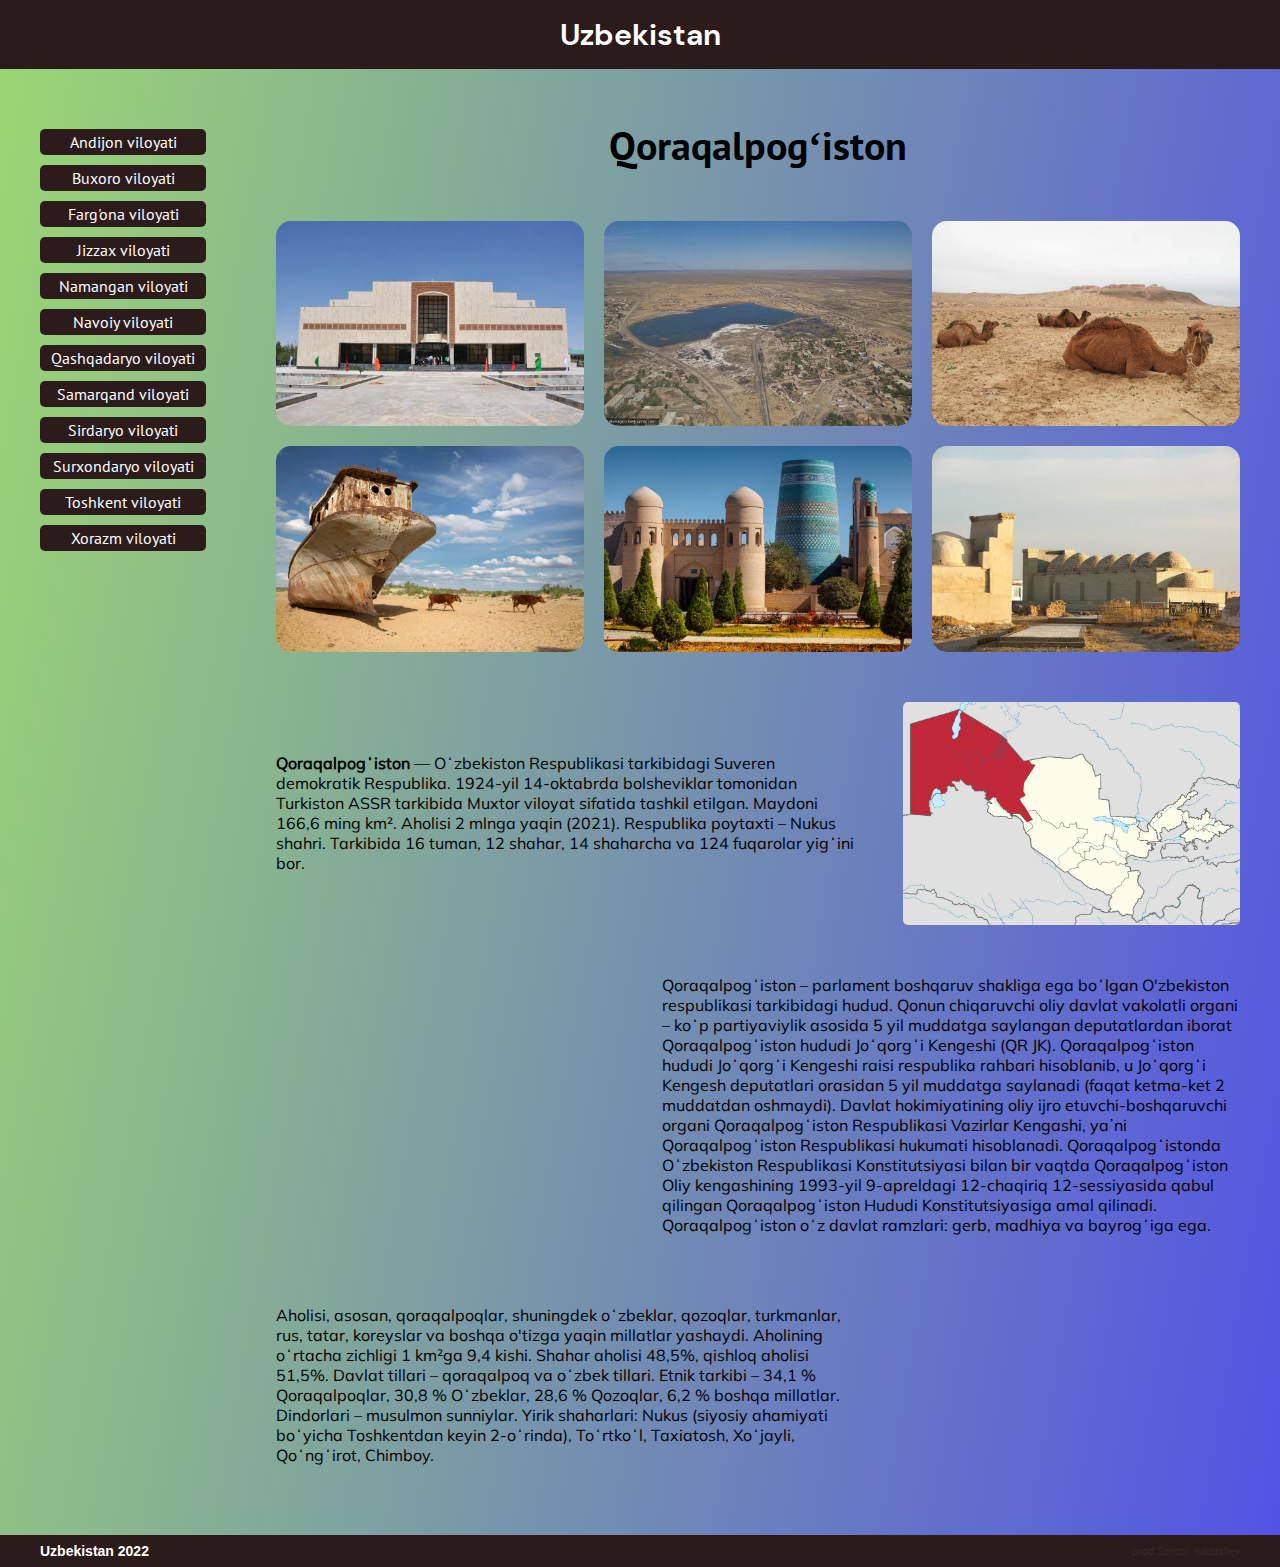
<file: index's/qoraqalpoq.html>
<!DOCTYPE html>
<html lang="en">
    <head>
        <meta charset="UTF-8">
        <meta http-equiv="X-UA-Compatible" content="IE=edge">
        <meta name="viewport" content="width=device-width, initial-scale=1.0">
        <title>Qoraqalpogʻiston</title>
        <link rel="stylesheet" href="../style/regstyle.css">
    </head>

    <body>
        <header class="header">
            <div class="container">
                <nav class="header__nav">
                    <a href="../index.html" class="header__nav-logo">
                        Uzbekistan
                    </a>
                </nav>
            </div>        
        </header>

        <main class="main m08">
            <div class="container">
                <div class="main__info">
                    <div class="main__sidebar">
                        <ul class="main__sidebar-list">
                            <li class="main__sidebar-item">
                                <a href="andijon.html" class="main__sidebar-link">
                                    Andijon viloyati
                                </a>
                            </li>

                            <li class="main__sidebar-item">
                                <a href="buxoro.html" class="main__sidebar-link">
                                    Buxoro viloyati
                                </a>
                            </li>

                            <li class="main__sidebar-item">
                                <a href="farg'ona.html" class="main__sidebar-link">
                                    Farg'ona viloyati
                                </a>
                            </li>

                            <li class="main__sidebar-item">
                                <a href="jizzax.html" class="main__sidebar-link">
                                    Jizzax viloyati
                                </a>
                            </li>

                            <li class="main__sidebar-item">
                                <a href="namangan.html" class="main__sidebar-link">
                                    Namangan viloyati
                                </a>
                            </li>

                            <li class="main__sidebar-item">
                                <a href="navoiy.html" class="main__sidebar-link">
                                    Navoiy viloyati
                                </a>
                            </li>

                            <li class="main__sidebar-item">
                                <a href="qashqadaryo.html" class="main__sidebar-link">
                                    Qashqadaryo viloyati
                                </a>
                            </li>

                            <li class="main__sidebar-item">
                                <a href="samarqand.html" class="main__sidebar-link">
                                    Samarqand viloyati
                                </a>
                            </li>

                            <li class="main__sidebar-item">
                                <a href="sirdaryo.html" class="main__sidebar-link">
                                    Sirdaryo viloyati
                                </a>
                            </li>

                            <li class="main__sidebar-item">
                                <a href="surxondaryo.html" class="main__sidebar-link">
                                    Surxondaryo viloyati
                                </a>
                            </li>

                            <li class="main__sidebar-item">
                                <a href="toshkent.html" class="main__sidebar-link">
                                    Toshkent viloyati
                                </a>
                            </li>

                            <li class="main__sidebar-item">
                                <a href="xorazm.html" class="main__sidebar-link">
                                    Xorazm viloyati
                                </a>
                            </li>
                        </ul>
                    </div>

                    <div class="main__info-items">
                        <h1 class="main__info-title">Qoraqalpogʻiston</h1>

                        <div class="main__info-gallery">
                            <img src="../img/qoraqalpogʻiston01.webp" alt="" class="main__info-img">
                            <img src="../img/qoraqalpogʻiston02.webp" alt="" class="main__info-img">
                            <img src="../img/qoraqalpogʻiston03.webp" alt="" class="main__info-img">
                            <img src="../img/qoraqalpogʻiston04.webp" alt="" class="main__info-img">
                            <img src="../img/qoraqalpogʻiston05.webp" alt="" class="main__info-img">
                            <img src="../img/qoraqalpogʻiston06.webp" alt="" class="main__info-img">
                        </div>

                        <div class="main__blocks">
                            <div class="main__info-block">
                                <p class="main__block-title">
                                    <b>Qoraqalpogʻiston</b> — Oʻzbekiston Respublikasi tarkibidagi Suveren demokratik Respublika. 1924-yil 14-oktabrda bolsheviklar tomonidan Turkiston ASSR tarkibida Muxtor viloyat sifatida tashkil etilgan. Maydoni 166,6 ming km². Aholisi 2 mlnga yaqin (2021). Respublika poytaxti – Nukus shahri. Tarkibida 16 tuman, 12 shahar, 14 shaharcha va 124 fuqarolar yigʻini bor.
                                </p>
            
                                <img src="../img/qor.map.webp" alt="" class="main__block-img">
                            </div>

                            <div class="main__info-block">
                                <iframe class="main__block-img iframe" width="560" height="315" src="https://www.youtube.com/embed/f0mXl7aJuFc" title="YouTube video player" frameborder="0" allow="accelerometer; autoplay; clipboard-write; encrypted-media; gyroscope; picture-in-picture" allowfullscreen></iframe>

                                <p class="main__block-title">
                                    Qoraqalpogʻiston – parlament boshqaruv shakliga ega boʻlgan O'zbekiston respublikasi tarkibidagi hudud. Qonun chiqaruvchi oliy davlat vakolatli organi – koʻp partiyaviylik asosida 5 yil muddatga saylangan deputatlardan iborat Qoraqalpogʻiston hududi Joʻqorgʻi Kengeshi (QR JK). Qoraqalpogʻiston hududi Joʻqorgʻi Kengeshi raisi respublika rahbari hisoblanib, u Joʻqorgʻi Kengesh deputatlari orasidan 5 yil muddatga saylanadi (faqat ketma-ket 2 muddatdan oshmaydi). Davlat hokimiyatining oliy ijro etuvchi-boshqaruvchi organi Qoraqalpogʻiston Respublikasi Vazirlar Kengashi, yaʼni Qoraqalpogʻiston Respublikasi hukumati hisoblanadi. Qoraqalpogʻistonda Oʻzbekiston Respublikasi Konstitutsiyasi bilan bir vaqtda Qoraqalpogʻiston Oliy kengashining 1993-yil 9-apreldagi 12-chaqiriq 12-sessiyasida qabul qilingan Qoraqalpogʻiston Hududi Konstitutsiyasiga amal qilinadi. Qoraqalpogʻiston oʻz davlat ramzlari: gerb, madhiya va bayrogʻiga ega.
                                </p>                           
                            </div>

                            <div class="main__info-block">
                                <p class="main__block-title">
                                    Aholisi, asosan, qoraqalpoqlar, shuningdek oʻzbeklar, qozoqlar, turkmanlar, rus, tatar, koreyslar va boshqa o'tizga yaqin millatlar yashaydi. Aholining oʻrtacha zichligi 1 km²ga 9,4 kishi. Shahar aholisi 48,5%, qishloq aholisi 51,5%. Davlat tillari – qoraqalpoq va oʻzbek tillari. Etnik tarkibi – 34,1 % Qoraqalpoqlar, 30,8 % Oʻzbeklar, 28,6 % Qozoqlar, 6,2 % boshqa millatlar. Dindorlari – musulmon sunniylar. Yirik shaharlari: Nukus (siyosiy ahamiyati boʻyicha Toshkentdan keyin 2-oʻrinda), Toʻrtkoʻl, Taxiatosh, Xoʻjayli, Qoʻngʻirot, Chimboy.
                                </p>

                                <iframe class="main__block-img iframe" src="https://www.google.com/maps/embed?pb=!1m18!1m12!1m3!1d5956109.340624258!2d54.69611713960771!3d43.204108837715395!2m3!1f0!2f0!3f0!3m2!1i1024!2i768!4f13.1!3m3!1m2!1s0x41e9b68886e89265%3A0xc7f1caf0e51ae55a!2z0KDQtdGB0L_Rg9Cx0LvQuNC60LAg0JrQsNGA0LDQutCw0LvQv9Cw0LrRgdGC0LDQvQ!5e0!3m2!1sru!2s!4v1641051879377!5m2!1sru!2s" width="600" height="450" style="border:0;" allowfullscreen="" loading="lazy"></iframe>
                            </div>
                        </div>                                               
                    </div>
                </div>
            </div>
            
        </main>

        <footer class="footer">
            <div class="container">
                <div class="footer__content">
                    <h2 class="footer__content-title">
                        Uzbekistan 2022
                    </h2>

                    <p class="footer__content-text">
                        prod.Sardor Yuldashev
                    </p>
                </div>
            </div>
        </footer>

        
    </body>
</html>
</file>
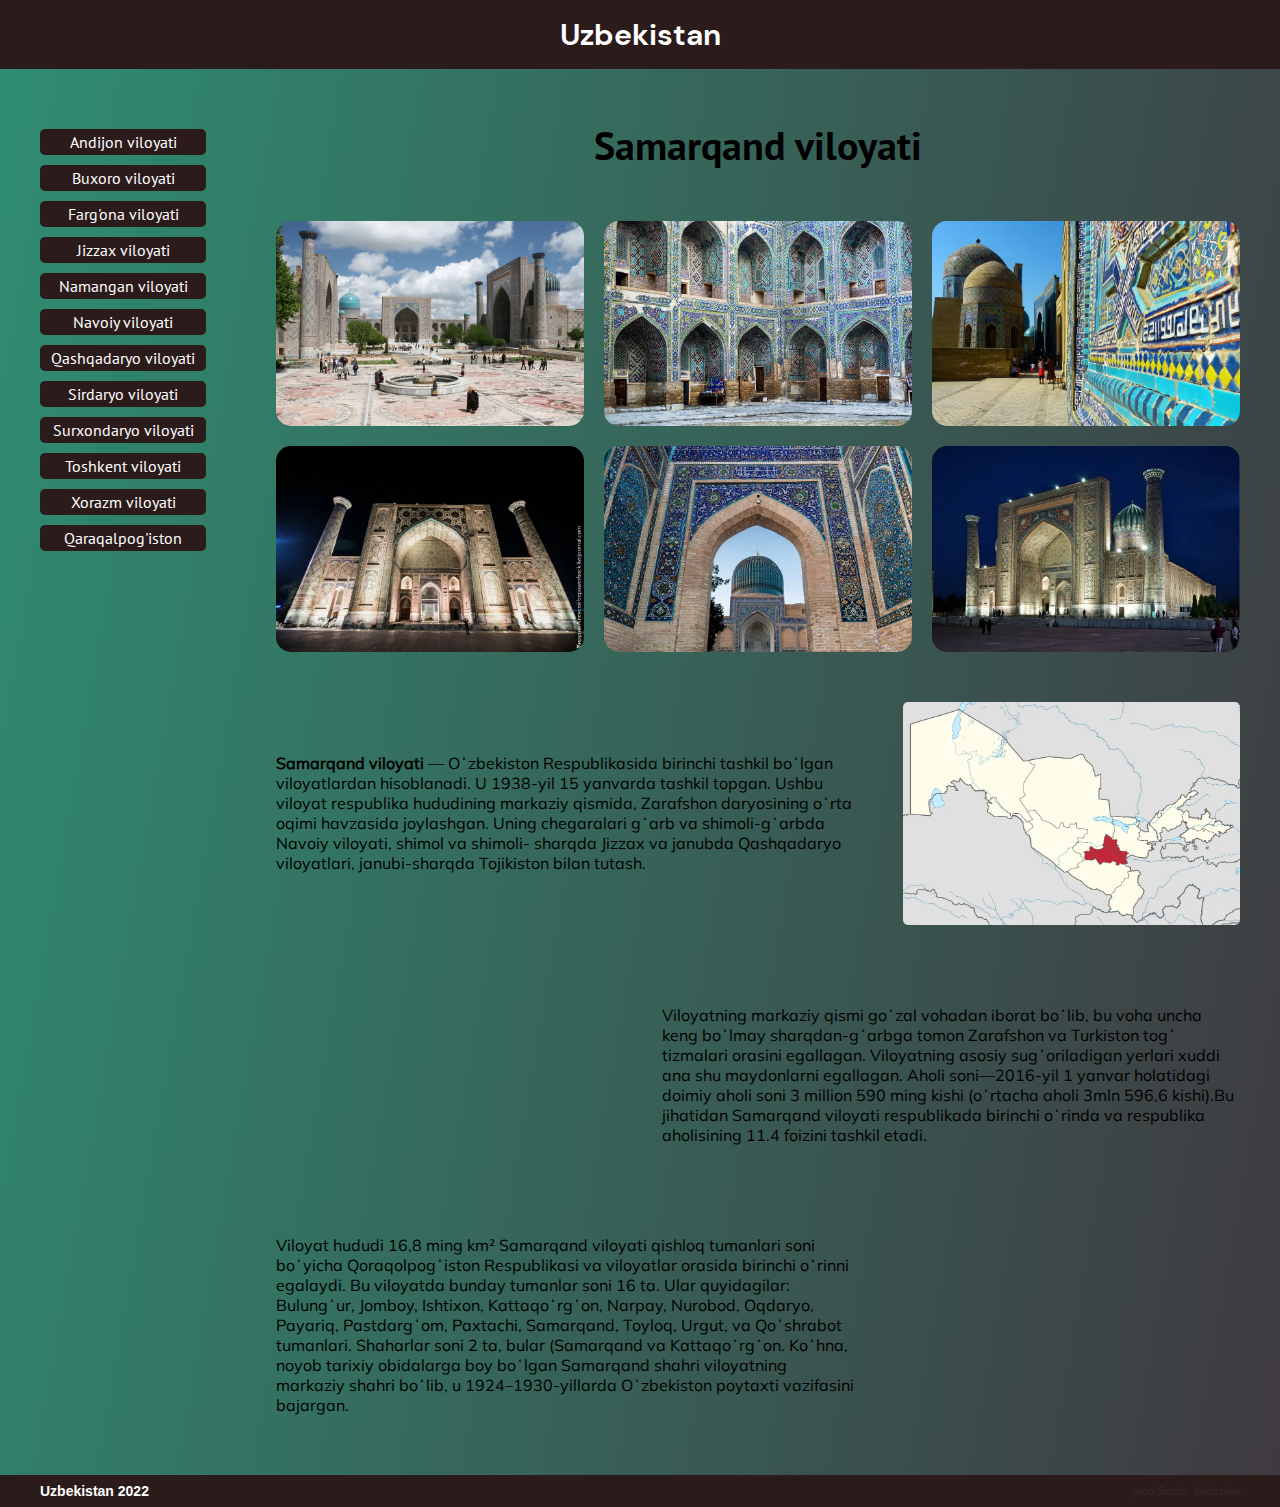
<file: index's/samarqand.html>
<!DOCTYPE html>
<html lang="en">
    <head>
        <meta charset="UTF-8">
        <meta http-equiv="X-UA-Compatible" content="IE=edge">
        <meta name="viewport" content="width=device-width, initial-scale=1.0">
        <title>Samarqand viloyati</title>
        <link rel="stylesheet" href="../style/regstyle.css">
    </head>

    <body>
        <header class="header">
            <div class="container">
                <nav class="header__nav">
                    <a href="../index.html" class="header__nav-logo">
                        Uzbekistan
                    </a>
                </nav>
            </div>        
        </header>

        <main class="main m09">
            <div class="container">
                <div class="main__info">
                    <div class="main__sidebar">
                        <ul class="main__sidebar-list">
                            <li class="main__sidebar-item">
                                <a href="andijon.html" class="main__sidebar-link">
                                    Andijon viloyati
                                </a>
                            </li>

                            <li class="main__sidebar-item">
                                <a href="buxoro.html" class="main__sidebar-link">
                                    Buxoro viloyati
                                </a>
                            </li>

                            <li class="main__sidebar-item">
                                <a href="farg'ona.html" class="main__sidebar-link">
                                    Farg'ona viloyati
                                </a>
                            </li>

                            <li class="main__sidebar-item">
                                <a href="jizzax.html" class="main__sidebar-link">
                                    Jizzax viloyati
                                </a>
                            </li>

                            <li class="main__sidebar-item">
                                <a href="namangan.html" class="main__sidebar-link">
                                    Namangan viloyati
                                </a>
                            </li>

                            <li class="main__sidebar-item">
                                <a href="navoiy.html" class="main__sidebar-link">
                                    Navoiy viloyati
                                </a>
                            </li>

                            <li class="main__sidebar-item">
                                <a href="qashqadaryo.html" class="main__sidebar-link">
                                    Qashqadaryo viloyati
                                </a>
                            </li>

                            <li class="main__sidebar-item">
                                <a href="sirdaryo.html" class="main__sidebar-link">
                                    Sirdaryo viloyati
                                </a>
                            </li>

                            <li class="main__sidebar-item">
                                <a href="surxondaryo.html" class="main__sidebar-link">
                                    Surxondaryo viloyati
                                </a>
                            </li>

                            <li class="main__sidebar-item">
                                <a href="toshkent.html" class="main__sidebar-link">
                                    Toshkent viloyati
                                </a>
                            </li>

                            <li class="main__sidebar-item">
                                <a href="xorazm.html" class="main__sidebar-link">
                                    Xorazm viloyati
                                </a>
                            </li>

                            <li class="main__sidebar-item">
                                <a href="qoraqalpoq.html" class="main__sidebar-link">
                                    Qaraqalpog'iston
                                </a>
                            </li>
                        </ul>
                    </div>

                    <div class="main__info-items">
                        <h1 class="main__info-title">Samarqand viloyati</h1>

                        <div class="main__info-gallery">
                            <img src="../img/samarqand01.webp" alt="" class="main__info-img">
                            <img src="../img/samarqand02.webp" alt="" class="main__info-img">
                            <img src="../img/samarqand03.webp" alt="" class="main__info-img">
                            <img src="../img/samarqand04.webp" alt="" class="main__info-img">
                            <img src="../img/samarqand05.webp" alt="" class="main__info-img">
                            <img src="../img/samarqand06.webp" alt="" class="main__info-img">
                        </div>

                        <div class="main__blocks">
                            <div class="main__info-block">
                                <p class="main__block-title">
                                    <b>Samarqand viloyati</b> — Oʻzbekiston Respublikasida birinchi tashkil boʻlgan viloyatlardan hisoblanadi. U 1938-yil 15 yanvarda tashkil topgan. Ushbu viloyat respublika hududining markaziy qismida, Zarafshon daryosining oʻrta oqimi havzasida joylashgan. Uning chegaralari gʻarb va shimoli-gʻarbda Navoiy viloyati, shimol va shimoli- sharqda Jizzax va janubda Qashqadaryo viloyatlari, janubi-sharqda Tojikiston bilan tutash.
                                </p>
            
                                <img src="../img/sam.map.webp" alt="" class="main__block-img">
                            </div>

                            <div class="main__info-block">
                                <iframe class="main__block-img iframe" width="560" height="315" src="https://www.youtube.com/embed/n_7CTQSutwY" title="YouTube video player" frameborder="0" allow="accelerometer; autoplay; clipboard-write; encrypted-media; gyroscope; picture-in-picture" allowfullscreen></iframe>

                                <p class="main__block-title">
                                    Viloyatning markaziy qismi goʻzal vohadan iborat boʻlib, bu voha uncha keng boʻlmay sharqdan-gʻarbga tomon Zarafshon va Turkiston togʻ tizmalari orasini egallagan. Viloyatning asosiy sugʻoriladigan yerlari xuddi ana shu maydonlarni egallagan.

                                    Aholi soni—2016-yil 1 yanvar holatidagi doimiy aholi soni 3 million 590 ming kishi (oʻrtacha aholi 3mln 596,6 kishi).Bu jihatidan Samarqand viloyati respublikada birinchi oʻrinda va respublika aholisining 11.4 foizini tashkil etadi.
                                </p>                           
                            </div>

                            <div class="main__info-block">
                                <p class="main__block-title">
                                    Viloyat hududi 16,8 ming km² Samarqand viloyati qishloq tumanlari soni boʻyicha Qoraqolpogʻiston Respublikasi va viloyatlar orasida birinchi oʻrinni egalaydi. Bu viloyatda bunday tumanlar soni 16 ta. Ular quyidagilar: Bulungʻur, Jomboy, Ishtixon, Kattaqoʻrgʻon, Narpay, Nurobod, Oqdaryo, Payariq, Pastdargʻom, Paxtachi, Samarqand, Toyloq, Urgut, va Qoʻshrabot tumanlari. Shaharlar soni 2 ta, bular (Samarqand va Kattaqoʻrgʻon.

                                    Koʻhna, noyob tarixiy obidalarga boy boʻlgan Samarqand shahri viloyatning markaziy shahri boʻlib, u 1924–1930-yillarda Oʻzbekiston poytaxti vazifasini bajargan.
                                </p>

                                <iframe class="main__block-img iframe" src="https://www.google.com/maps/embed?pb=!1m18!1m12!1m3!1d196633.9051459432!2d66.82780291139323!3d39.64060421991357!2m3!1f0!2f0!3f0!3m2!1i1024!2i768!4f13.1!3m3!1m2!1s0x3f4d191960077df7%3A0x487636d9d13f2f57!2z0KHQsNC80LDRgNC60LDQvdC0!5e0!3m2!1sru!2s!4v1641052257886!5m2!1sru!2s" width="600" height="450" style="border:0;" allowfullscreen="" loading="lazy"></iframe>
                            </div>
                        </div>                                               
                    </div>
                </div>
            </div>
            
        </main>

        <footer class="footer">
            <div class="container">
                <div class="footer__content">
                    <h2 class="footer__content-title">
                        Uzbekistan 2022
                    </h2>

                    <p class="footer__content-text">
                        prod.Sardor Yuldashev
                    </p>
                </div>
            </div>
        </footer>

        
    </body>
</html>
</file>
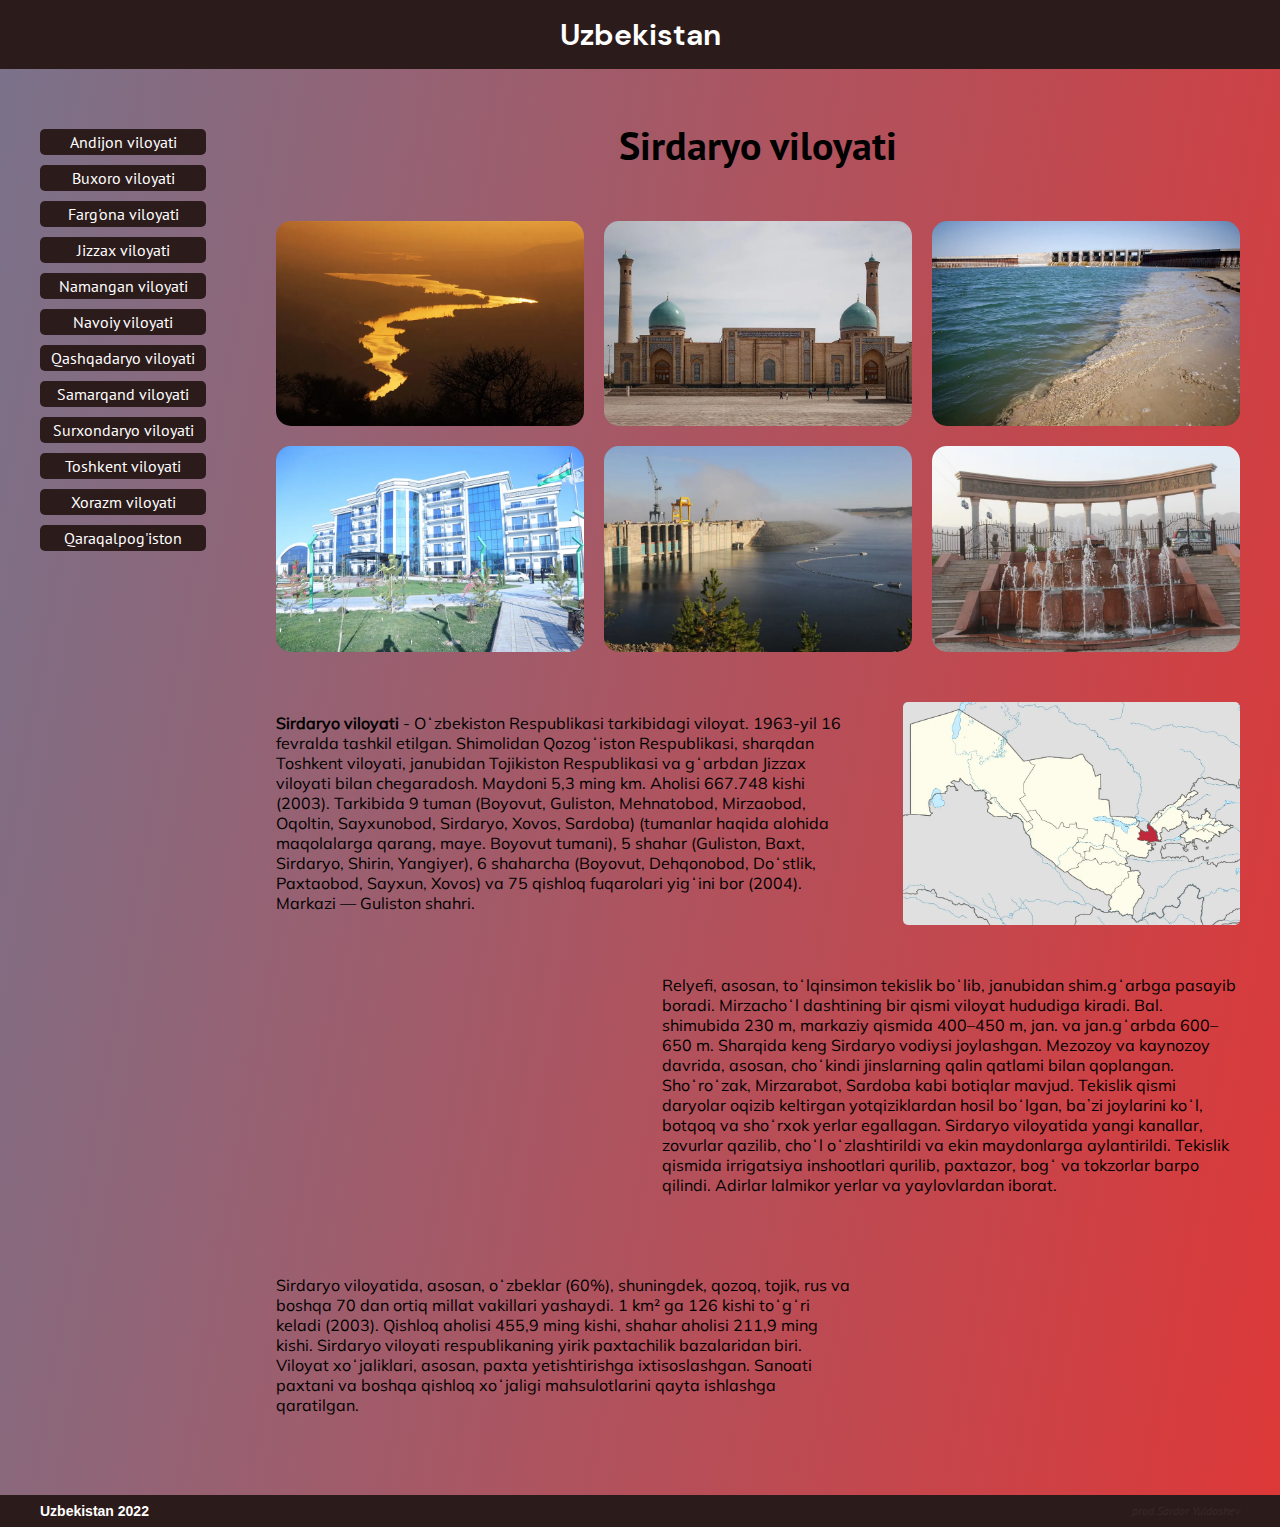
<file: index's/sirdaryo.html>
<!DOCTYPE html>
<html lang="en">
    <head>
        <meta charset="UTF-8">
        <meta http-equiv="X-UA-Compatible" content="IE=edge">
        <meta name="viewport" content="width=device-width, initial-scale=1.0">
        <title>Sirdaryo viloyati</title>
        <link rel="stylesheet" href="../style/regstyle.css">
    </head>

    <body>
        <header class="header">
            <div class="container">
                <nav class="header__nav">
                    <a href="../index.html" class="header__nav-logo">
                        Uzbekistan
                    </a>
                </nav>
            </div>        
        </header>

        <main class="main m10">
            <div class="container">
                <div class="main__info">
                    <div class="main__sidebar">
                        <ul class="main__sidebar-list">
                            <li class="main__sidebar-item">
                                <a href="andijon.html" class="main__sidebar-link">
                                    Andijon viloyati
                                </a>
                            </li>

                            <li class="main__sidebar-item">
                                <a href="buxoro.html" class="main__sidebar-link">
                                    Buxoro viloyati
                                </a>
                            </li>

                            <li class="main__sidebar-item">
                                <a href="farg'ona.html" class="main__sidebar-link">
                                    Farg'ona viloyati
                                </a>
                            </li>

                            <li class="main__sidebar-item">
                                <a href="jizzax.html" class="main__sidebar-link">
                                    Jizzax viloyati
                                </a>
                            </li>

                            <li class="main__sidebar-item">
                                <a href="namangan.html" class="main__sidebar-link">
                                    Namangan viloyati
                                </a>
                            </li>

                            <li class="main__sidebar-item">
                                <a href="navoiy.html" class="main__sidebar-link">
                                    Navoiy viloyati
                                </a>
                            </li>

                            <li class="main__sidebar-item">
                                <a href="qashqadaryo.html" class="main__sidebar-link">
                                    Qashqadaryo viloyati
                                </a>
                            </li>

                            <li class="main__sidebar-item">
                                <a href="samarqand.html" class="main__sidebar-link">
                                    Samarqand viloyati
                                </a>
                            </li>

                            <li class="main__sidebar-item">
                                <a href="surxondaryo.html" class="main__sidebar-link">
                                    Surxondaryo viloyati
                                </a>
                            </li>

                            <li class="main__sidebar-item">
                                <a href="toshkent.html" class="main__sidebar-link">
                                    Toshkent viloyati
                                </a>
                            </li>

                            <li class="main__sidebar-item">
                                <a href="xorazm.html" class="main__sidebar-link">
                                    Xorazm viloyati
                                </a>
                            </li>

                            <li class="main__sidebar-item">
                                <a href="qoraqalpoq.html" class="main__sidebar-link">
                                    Qaraqalpog'iston
                                </a>
                            </li>
                        </ul>
                    </div>

                    <div class="main__info-items">
                        <h1 class="main__info-title">Sirdaryo viloyati</h1>

                        <div class="main__info-gallery">
                            <img src="../img/sirdaryo01.webp" alt="" class="main__info-img">
                            <img src="../img/sirdaryo02.webp" alt="" class="main__info-img">
                            <img src="../img/sirdaryo03.webp" alt="" class="main__info-img">
                            <img src="../img/sirdaryo04.webp" alt="" class="main__info-img">
                            <img src="../img/sirdaryo05.webp" alt="" class="main__info-img">
                            <img src="../img/sirdaryo06.webp" alt="" class="main__info-img">
                        </div>

                        <div class="main__blocks">
                            <div class="main__info-block">
                                <p class="main__block-title">
                                    <b>Sirdaryo viloyati</b> - Oʻzbekiston Respublikasi tarkibidagi viloyat. 1963-yil 16 fevralda tashkil etilgan. Shimolidan Qozogʻiston Respublikasi, sharqdan Toshkent viloyati, janubidan Tojikiston Respublikasi va gʻarbdan Jizzax viloyati bilan chegaradosh. Maydoni 5,3 ming km. Aholisi 667.748 kishi (2003). Tarkibida 9 tuman (Boyovut, Guliston, Mehnatobod, Mirzaobod, Oqoltin, Sayxunobod, Sirdaryo, Xovos, Sardoba) (tumanlar haqida alohida maqolalarga qarang, maye. Boyovut tumani), 5 shahar (Guliston, Baxt, Sirdaryo, Shirin, Yangiyer), 6 shaharcha (Boyovut, Dehqonobod, Doʻstlik, Paxtaobod, Sayxun, Xovos) va 75 qishloq fuqarolari yigʻini bor (2004). Markazi — Guliston shahri.
                                </p>
            
                                <img src="../img/sir.map.webp" alt="" class="main__block-img">
                            </div>

                            <div class="main__info-block">
                                <iframe class="main__block-img iframe" width="560" height="315" src="https://www.youtube.com/embed/13LG90xYWyU" title="YouTube video player" frameborder="0" allow="accelerometer; autoplay; clipboard-write; encrypted-media; gyroscope; picture-in-picture" allowfullscreen></iframe>

                                <p class="main__block-title">
                                    Relyefi, asosan, toʻlqinsimon tekislik boʻlib, janubidan shim.gʻarbga pasayib boradi. Mirzachoʻl dashtining bir qismi viloyat hududiga kiradi. Bal. shimubida 230 m, markaziy qismida 400–450 m, jan. va jan.gʻarbda 600–650 m. Sharqida keng Sirdaryo vodiysi joylashgan. Mezozoy va kaynozoy davrida, asosan, choʻkindi jinslarning qalin qatlami bilan qoplangan. Shoʻroʻzak, Mirzarabot, Sardoba kabi botiqlar mavjud. Tekislik qismi daryolar oqizib keltirgan yotqiziklardan hosil boʻlgan, baʼzi joylarini koʻl, botqoq va shoʻrxok yerlar egallagan. Sirdaryo viloyatida yangi kanallar, zovurlar qazilib, choʻl oʻzlashtirildi va ekin maydonlarga aylantirildi. Tekislik qismida irrigatsiya inshootlari qurilib, paxtazor, bogʻ va tokzorlar barpo qilindi. Adirlar lalmikor yerlar va yaylovlardan iborat.
                                </p>                           
                            </div>

                            <div class="main__info-block">
                                <p class="main__block-title">
                                    Sirdaryo viloyatida, asosan, oʻzbeklar (60%), shuningdek, qozoq, tojik, rus va boshqa 70 dan ortiq millat vakillari yashaydi. 1 km² ga 126 kishi toʻgʻri keladi (2003). Qishloq aholisi 455,9 ming kishi, shahar aholisi 211,9 ming kishi.
                                    Sirdaryo viloyati respublikaning yirik paxtachilik bazalaridan biri. Viloyat xoʻjaliklari, asosan, paxta yetishtirishga ixtisoslashgan. Sanoati paxtani va boshqa qishloq xoʻjaligi mahsulotlarini qayta ishlashga qaratilgan.
                                </p>

                                <iframe class="main__block-img iframe" src="https://www.google.com/maps/embed?pb=!1m18!1m12!1m3!1d48296.023639485116!2d68.63530330870455!3d40.83891250533607!2m3!1f0!2f0!3f0!3m2!1i1024!2i768!4f13.1!3m3!1m2!1s0x38ade82acb853cb1%3A0xab522d4ebb3e69d!2z0KHRi9GA0LTQsNGA0YzRjw!5e0!3m2!1sru!2s!4v1641052764438!5m2!1sru!2s" width="600" height="450" style="border:0;" allowfullscreen="" loading="lazy"></iframe>
                            </div>
                        </div>                                               
                    </div>
                </div>
            </div>
            
        </main>

        <footer class="footer">
            <div class="container">
                <div class="footer__content">
                    <h2 class="footer__content-title">
                        Uzbekistan 2022
                    </h2>

                    <p class="footer__content-text">
                        prod.Sardor Yuldashev
                    </p>
                </div>
            </div>
        </footer>

        
    </body>
</html>
</file>
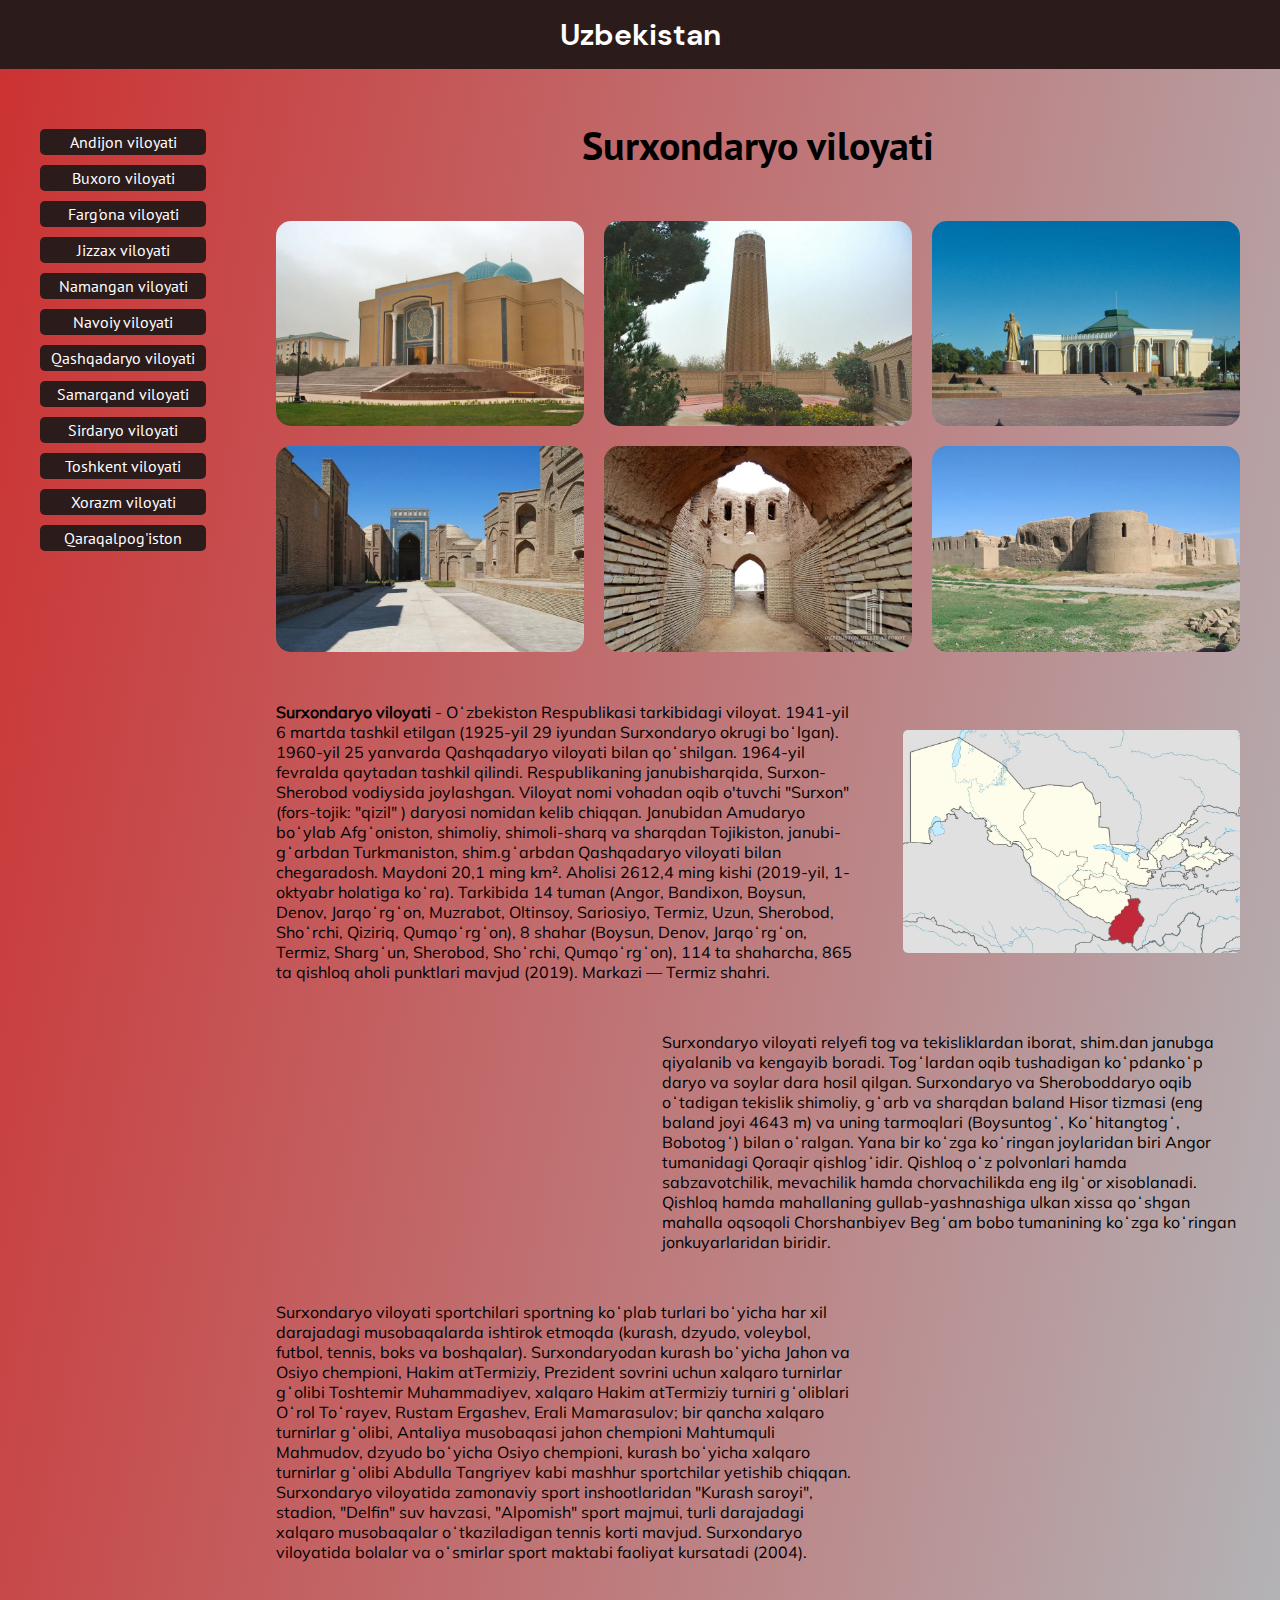
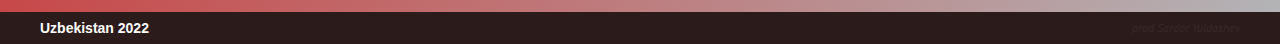
<file: index's/surxondaryo.html>
<!DOCTYPE html>
<html lang="en">
    <head>
        <meta charset="UTF-8">
        <meta http-equiv="X-UA-Compatible" content="IE=edge">
        <meta name="viewport" content="width=device-width, initial-scale=1.0">
        <title>Surxondaryo viloyati</title>
        <link rel="stylesheet" href="../style/regstyle.css">
    </head>

    <body>
        <header class="header">
            <div class="container">
                <nav class="header__nav">
                    <a href="../index.html" class="header__nav-logo">
                        Uzbekistan
                    </a>
                </nav>
            </div>        
        </header>

        <main class="main m11">
            <div class="container">
                <div class="main__info">
                    <div class="main__sidebar">
                        <ul class="main__sidebar-list">
                            <li class="main__sidebar-item">
                                <a href="andijon.html" class="main__sidebar-link">
                                    Andijon viloyati
                                </a>
                            </li>

                            <li class="main__sidebar-item">
                                <a href="buxoro.html" class="main__sidebar-link">
                                    Buxoro viloyati
                                </a>
                            </li>

                            <li class="main__sidebar-item">
                                <a href="farg'ona.html" class="main__sidebar-link">
                                    Farg'ona viloyati
                                </a>
                            </li>

                            <li class="main__sidebar-item">
                                <a href="jizzax.html" class="main__sidebar-link">
                                    Jizzax viloyati
                                </a>
                            </li>

                            <li class="main__sidebar-item">
                                <a href="namangan.html" class="main__sidebar-link">
                                    Namangan viloyati
                                </a>
                            </li>

                            <li class="main__sidebar-item">
                                <a href="navoiy.html" class="main__sidebar-link">
                                    Navoiy viloyati
                                </a>
                            </li>

                            <li class="main__sidebar-item">
                                <a href="qashqadaryo.html" class="main__sidebar-link">
                                    Qashqadaryo viloyati
                                </a>
                            </li>

                            <li class="main__sidebar-item">
                                <a href="samarqand.html" class="main__sidebar-link">
                                    Samarqand viloyati
                                </a>
                            </li>

                            <li class="main__sidebar-item">
                                <a href="sirdaryo.html" class="main__sidebar-link">
                                    Sirdaryo viloyati
                                </a>
                            </li>                            

                            <li class="main__sidebar-item">
                                <a href="toshkent.html" class="main__sidebar-link">
                                    Toshkent viloyati
                                </a>
                            </li>

                            <li class="main__sidebar-item">
                                <a href="xorazm.html" class="main__sidebar-link">
                                    Xorazm viloyati
                                </a>
                            </li>

                            <li class="main__sidebar-item">
                                <a href="qoraqalpoq.html" class="main__sidebar-link">
                                    Qaraqalpog'iston
                                </a>
                            </li>
                        </ul>
                    </div>

                    <div class="main__info-items">
                        <h1 class="main__info-title">Surxondaryo viloyati</h1>

                        <div class="main__info-gallery">
                            <img src="../img/surxondaryo01.webp" alt="" class="main__info-img">
                            <img src="../img/surxondaryo02.webp" alt="" class="main__info-img">
                            <img src="../img/surxondaryo03.webp" alt="" class="main__info-img">
                            <img src="../img/surxondaryo04.webp" alt="" class="main__info-img">
                            <img src="../img/surxondaryo05.webp" alt="" class="main__info-img">
                            <img src="../img/surxondaryo06.webp" alt="" class="main__info-img">
                        </div>

                        <div class="main__blocks">
                            <div class="main__info-block">
                                <p class="main__block-title">
                                    <b>Surxondaryo viloyati</b> - Oʻzbekiston Respublikasi tarkibidagi viloyat. 1941-yil 6 martda tashkil etilgan (1925-yil 29 iyundan Surxondaryo okrugi boʻlgan). 1960-yil 25 yanvarda Qashqadaryo viloyati bilan qoʻshilgan. 1964-yil fevralda qaytadan tashkil qilindi. Respublikaning janubisharqida, Surxon-Sherobod vodiysida joylashgan. Viloyat nomi vohadan oqib o'tuvchi "Surxon" (fors-tojik: "qizil" ) daryosi nomidan kelib chiqqan. Janubidan Amudaryo boʻylab Afgʻoniston, shimoliy, shimoli-sharq va sharqdan Tojikiston, janubi-gʻarbdan Turkmaniston, shim.gʻarbdan Qashqadaryo viloyati bilan chegaradosh. Maydoni 20,1 ming km². Aholisi 2612,4 ming kishi (2019-yil, 1-oktyabr holatiga koʻra). Tarkibida 14 tuman (Angor, Bandixon, Boysun, Denov, Jarqoʻrgʻon, Muzrabot, Oltinsoy, Sariosiyo, Termiz, Uzun, Sherobod, Shoʻrchi, Qiziriq, Qumqoʻrgʻon), 8 shahar (Boysun, Denov, Jarqoʻrgʻon, Termiz, Shargʻun, Sherobod, Shoʻrchi, Qumqoʻrgʻon), 114 ta shaharcha, 865 ta qishloq aholi punktlari mavjud (2019). Markazi — Termiz shahri.
                                </p>
            
                                <img src="../img/sur.map.webp" alt="" class="main__block-img">
                            </div>

                            <div class="main__info-block">
                                <iframe class="main__block-img iframe" width="560" height="315" src="https://www.youtube.com/embed/tYq2fU13GrQ" title="YouTube video player" frameborder="0" allow="accelerometer; autoplay; clipboard-write; encrypted-media; gyroscope; picture-in-picture" allowfullscreen></iframe>

                                <p class="main__block-title">
                                    Surxondaryo viloyati relyefi tog va tekisliklardan iborat, shim.dan janubga qiyalanib va kengayib boradi. Togʻlardan oqib tushadigan koʻpdankoʻp daryo va soylar dara hosil qilgan. Surxondaryo va Sheroboddaryo oqib oʻtadigan tekislik shimoliy, gʻarb va sharqdan baland Hisor tizmasi (eng baland joyi 4643 m) va uning tarmoqlari (Boysuntogʻ, Koʻhitangtogʻ, Bobotogʻ) bilan oʻralgan.

                                    Yana bir koʻzga koʻringan joylaridan biri Angor tumanidagi Qoraqir qishlogʻidir. Qishloq oʻz polvonlari hamda sabzavotchilik, mevachilik hamda chorvachilikda eng ilgʻor xisoblanadi. Qishloq hamda mahallaning gullab-yashnashiga ulkan xissa qoʻshgan mahalla oqsoqoli Chorshanbiyev Begʻam bobo tumanining koʻzga koʻringan jonkuyarlaridan biridir.
                                </p>                           
                            </div>

                            <div class="main__info-block">
                                <p class="main__block-title">
                                    Surxondaryo viloyati sportchilari sportning koʻplab turlari boʻyicha har xil darajadagi musobaqalarda ishtirok etmoqda (kurash, dzyudo, voleybol, futbol, tennis, boks va boshqalar). Surxondaryodan kurash boʻyicha Jahon va Osiyo chempioni, Hakim atTermiziy, Prezident sovrini uchun xalqaro turnirlar gʻolibi Toshtemir Muhammadiyev, xalqaro Hakim atTermiziy turniri gʻoliblari Oʻrol Toʻrayev, Rustam Ergashev, Erali Mamarasulov; bir qancha xalqaro turnirlar gʻolibi, Antaliya musobaqasi jahon chempioni Mahtumquli Mahmudov, dzyudo boʻyicha Osiyo chempioni, kurash boʻyicha xalqaro turnirlar gʻolibi Abdulla Tangriyev kabi mashhur sportchilar yetishib chiqqan. Surxondaryo viloyatida zamonaviy sport inshootlaridan "Kurash saroyi", stadion, "Delfin" suv havzasi, "Alpomish" sport majmui, turli darajadagi xalqaro musobaqalar oʻtkaziladigan tennis korti mavjud. Surxondaryo viloyatida bolalar va oʻsmirlar sport maktabi faoliyat kursatadi (2004).
                                </p>

                                <iframe class="main__block-img iframe" src="https://www.google.com/maps/embed?pb=!1m18!1m12!1m3!1d1606967.5102715662!2d66.3390580913915!3d38.12604346597543!2m3!1f0!2f0!3f0!3m2!1i1024!2i768!4f13.1!3m3!1m2!1s0x38b5110fcbfa23c3%3A0xb095bebbc47ce718!2z0KHRg9GA0YXQsNC90LTQsNGA0YzRjw!5e0!3m2!1sru!2s!4v1641053163334!5m2!1sru!2s" width="600" height="450" style="border:0;" allowfullscreen="" loading="lazy"></iframe>
                            </div>
                        </div>                                               
                    </div>
                </div>
            </div>
            
        </main>

        <footer class="footer">
            <div class="container">
                <div class="footer__content">
                    <h2 class="footer__content-title">
                        Uzbekistan 2022
                    </h2>

                    <p class="footer__content-text">
                        prod.Sardor Yuldashev
                    </p>
                </div>
            </div>
        </footer>

        
    </body>
</html>
</file>
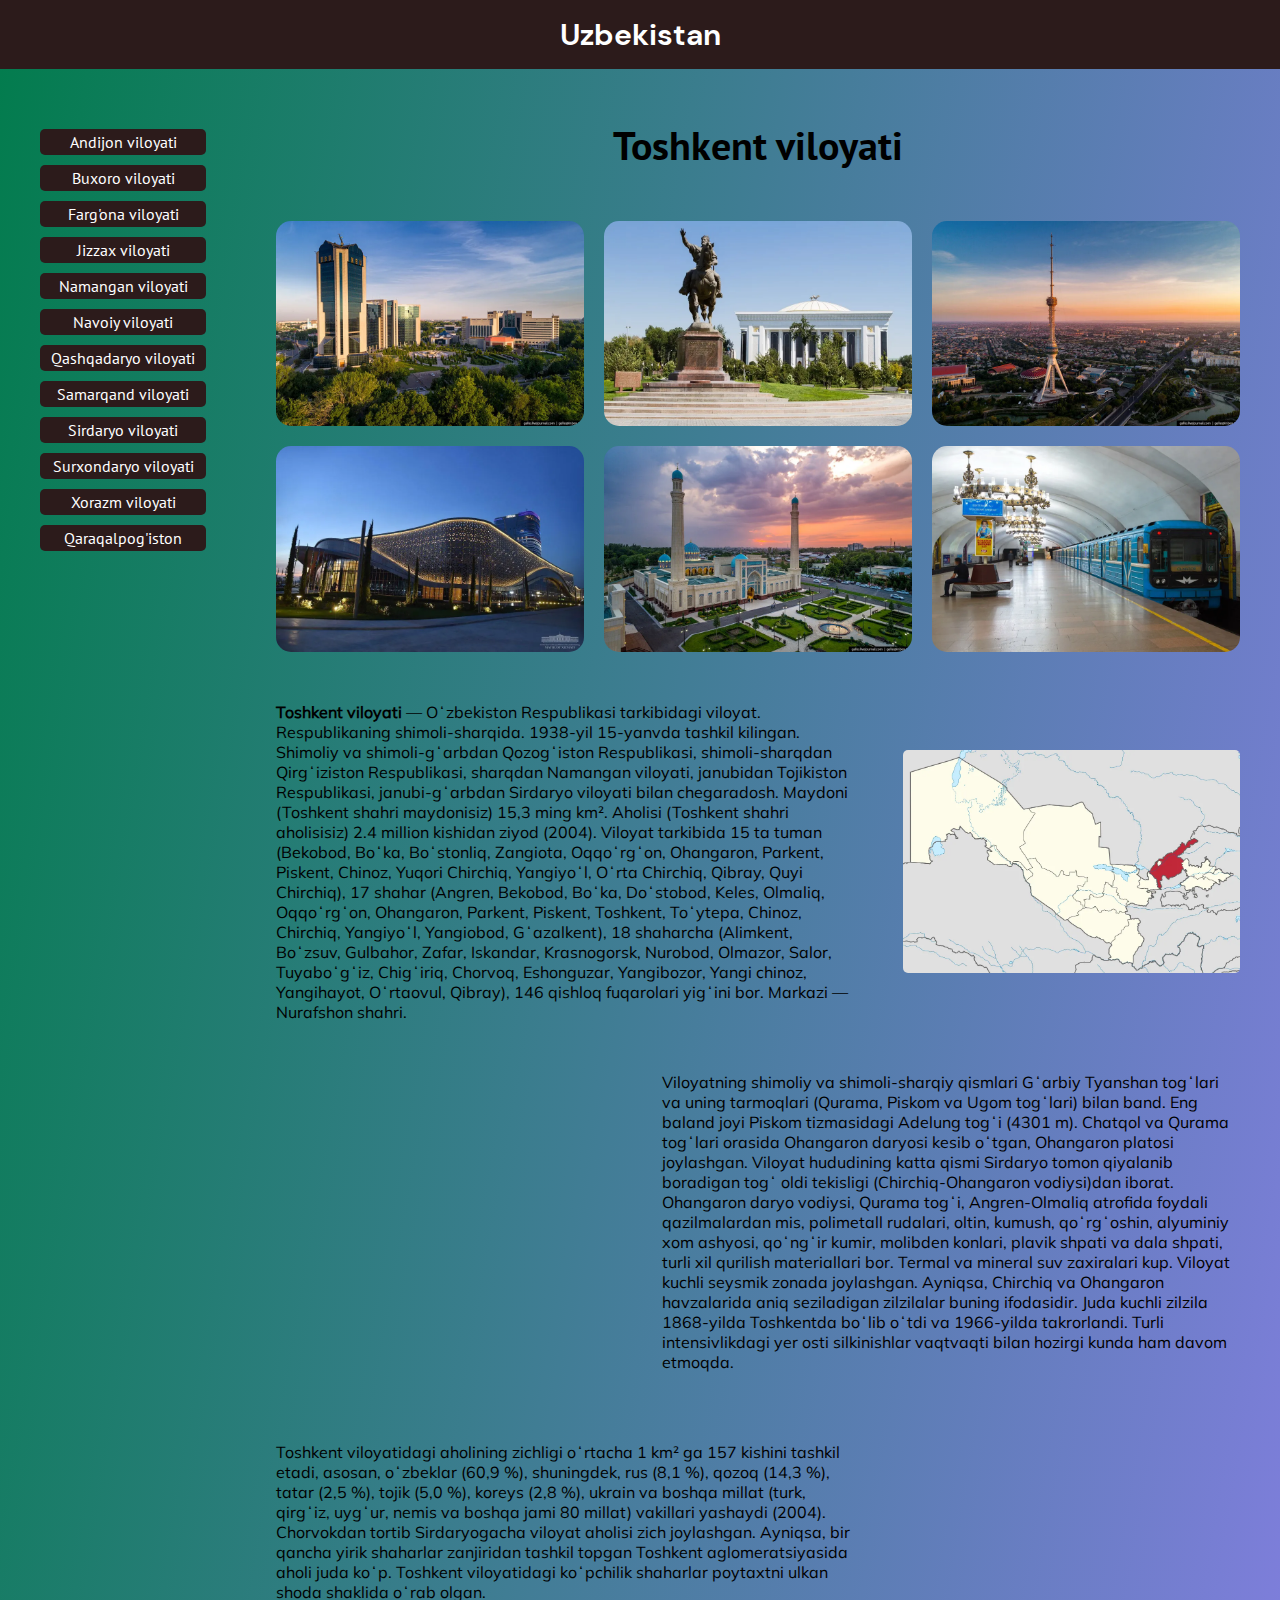
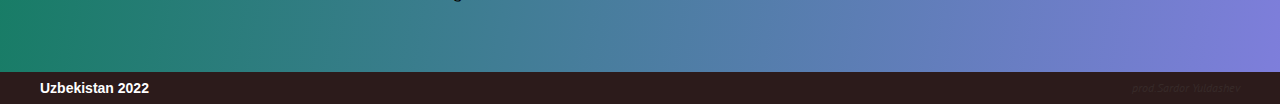
<file: index's/toshkent.html>
<!DOCTYPE html>
<html lang="en">
    <head>
        <meta charset="UTF-8">
        <meta http-equiv="X-UA-Compatible" content="IE=edge">
        <meta name="viewport" content="width=device-width, initial-scale=1.0">
        <title>Toshkent viloyati</title>
        <link rel="stylesheet" href="../style/regstyle.css">
    </head>

    <body>
        <header class="header">
            <div class="container">
                <nav class="header__nav">
                    <a href="../index.html" class="header__nav-logo">
                        Uzbekistan
                    </a>
                </nav>
            </div>        
        </header>

        <main class="main m12">
            <div class="container">
                <div class="main__info">
                    <div class="main__sidebar">
                        <ul class="main__sidebar-list">
                            <li class="main__sidebar-item">
                                <a href="andijon.html" class="main__sidebar-link">
                                    Andijon viloyati
                                </a>
                            </li>

                            <li class="main__sidebar-item">
                                <a href="buxoro.html" class="main__sidebar-link">
                                    Buxoro viloyati
                                </a>
                            </li>

                            <li class="main__sidebar-item">
                                <a href="farg'ona.html" class="main__sidebar-link">
                                    Farg'ona viloyati
                                </a>
                            </li>

                            <li class="main__sidebar-item">
                                <a href="jizzax.html" class="main__sidebar-link">
                                    Jizzax viloyati
                                </a>
                            </li>

                            <li class="main__sidebar-item">
                                <a href="namangan.html" class="main__sidebar-link">
                                    Namangan viloyati
                                </a>
                            </li>

                            <li class="main__sidebar-item">
                                <a href="navoiy.html" class="main__sidebar-link">
                                    Navoiy viloyati
                                </a>
                            </li>

                            <li class="main__sidebar-item">
                                <a href="qashqadaryo.html" class="main__sidebar-link">
                                    Qashqadaryo viloyati
                                </a>
                            </li>

                            <li class="main__sidebar-item">
                                <a href="samarqand.html" class="main__sidebar-link">
                                    Samarqand viloyati
                                </a>
                            </li>

                            <li class="main__sidebar-item">
                                <a href="sirdaryo.html" class="main__sidebar-link">
                                    Sirdaryo viloyati
                                </a>
                            </li>

                            <li class="main__sidebar-item">
                                <a href="surxondaryo.html" class="main__sidebar-link">
                                    Surxondaryo viloyati
                                </a>
                            </li>

                            <li class="main__sidebar-item">
                                <a href="xorazm.html" class="main__sidebar-link">
                                    Xorazm viloyati
                                </a>
                            </li>

                            <li class="main__sidebar-item">
                                <a href="qoraqalpoq.html" class="main__sidebar-link">
                                    Qaraqalpog'iston
                                </a>
                            </li>
                        </ul>
                    </div>

                    <div class="main__info-items">
                        <h1 class="main__info-title">Toshkent viloyati</h1>

                        <div class="main__info-gallery">
                            <img src="../img/toshkent01.webp" alt="" class="main__info-img">
                            <img src="../img/toshkent02.webp" alt="" class="main__info-img">
                            <img src="../img/toshkent03.webp" alt="" class="main__info-img">
                            <img src="../img/toshkent04.webp" alt="" class="main__info-img">
                            <img src="../img/toshkent05.webp" alt="" class="main__info-img">
                            <img src="../img/toshkent06.webp" alt="" class="main__info-img">
                        </div>

                        <div class="main__blocks">
                            <div class="main__info-block">
                                <p class="main__block-title">
                                    <b>Toshkent viloyati</b>  — Oʻzbekiston Respublikasi tarkibidagi viloyat. Respublikaning shimoli-sharqida. 1938-yil 15-yanvda tashkil kilingan. Shimoliy va shimoli-gʻarbdan Qozogʻiston Respublikasi, shimoli-sharqdan Qirgʻiziston Respublikasi, sharqdan Namangan viloyati, janubidan Tojikiston Respublikasi, janubi-gʻarbdan Sirdaryo viloyati bilan chegaradosh. Maydoni (Toshkent shahri maydonisiz) 15,3 ming km². Aholisi (Toshkent shahri aholisisiz) 2.4 million kishidan ziyod (2004). Viloyat tarkibida 15 ta tuman (Bekobod, Boʻka, Boʻstonliq, Zangiota, Oqqoʻrgʻon, Ohangaron, Parkent, Piskent, Chinoz, Yuqori Chirchiq, Yangiyoʻl, Oʻrta Chirchiq, Qibray, Quyi Chirchiq), 17 shahar (Angren, Bekobod, Boʻka, Doʻstobod, Keles, Olmaliq, Oqqoʻrgʻon, Ohangaron, Parkent, Piskent, Toshkent, Toʻytepa, Chinoz, Chirchiq, Yangiyoʻl, Yangiobod, Gʻazalkent), 18 shaharcha (Alimkent, Boʻzsuv, Gulbahor, Zafar, Iskandar, Krasnogorsk, Nurobod, Olmazor, Salor, Tuyaboʻgʻiz, Chigʻiriq, Chorvoq, Eshonguzar, Yangibozor, Yangi chinoz, Yangihayot, Oʻrtaovul, Qibray), 146 qishloq fuqarolari yigʻini bor. Markazi — Nurafshon shahri.
                                </p>
            
                                <img src="../img/tosh.map.webp" alt="" class="main__block-img">
                            </div>

                            <div class="main__info-block">
                                <iframe class="main__block-img iframe" width="560" height="315" src="https://www.youtube.com/embed/r6ZPuGFEmsw" title="YouTube video player" frameborder="0" allow="accelerometer; autoplay; clipboard-write; encrypted-media; gyroscope; picture-in-picture" allowfullscreen></iframe>

                                <p class="main__block-title">
                                    Viloyatning shimoliy va shimoli-sharqiy qismlari Gʻarbiy Tyanshan togʻlari va uning tarmoqlari (Qurama, Piskom va Ugom togʻlari) bilan band. Eng baland joyi Piskom tizmasidagi Adelung togʻi (4301 m). Chatqol va Qurama togʻlari orasida Ohangaron daryosi kesib oʻtgan, Ohangaron platosi joylashgan. Viloyat hududining katta qismi Sirdaryo tomon qiyalanib boradigan togʻ oldi tekisligi (Chirchiq-Ohangaron vodiysi)dan iborat. Ohangaron daryo vodiysi, Qurama togʻi, Angren-Olmaliq atrofida foydali qazilmalardan mis, polimetall rudalari, oltin, kumush, qoʻrgʻoshin, alyuminiy xom ashyosi, qoʻngʻir kumir, molibden konlari, plavik shpati va dala shpati, turli xil qurilish materiallari bor. Termal va mineral suv zaxiralari kup. Viloyat kuchli seysmik zonada joylashgan. Ayniqsa, Chirchiq va Ohangaron havzalarida aniq seziladigan zilzilalar buning ifodasidir. Juda kuchli zilzila 1868-yilda Toshkentda boʻlib oʻtdi va 1966-yilda takrorlandi. Turli intensivlikdagi yer osti silkinishlar vaqtvaqti bilan hozirgi kunda ham davom etmoqda.
                                </p>                           
                            </div>

                            <div class="main__info-block">
                                <p class="main__block-title">
                                    Toshkent viloyatidagi aholining zichligi oʻrtacha 1 km² ga 157 kishini tashkil etadi, asosan, oʻzbeklar (60,9 %), shuningdek, rus (8,1 %), qozoq (14,3 %), tatar (2,5 %), tojik (5,0 %), koreys (2,8 %), ukrain va boshqa millat (turk, qirgʻiz, uygʻur, nemis va boshqa jami 80 millat) vakillari yashaydi (2004). Chorvokdan tortib Sirdaryogacha viloyat aholisi zich joylashgan. Ayniqsa, bir qancha yirik shaharlar zanjiridan tashkil topgan Toshkent aglomeratsiyasida aholi juda koʻp. Toshkent viloyatidagi koʻpchilik shaharlar poytaxtni ulkan shoda shaklida oʻrab olgan.
                                </p>
            
                                <iframe class="main__block-img iframe" src="https://www.google.com/maps/embed?pb=!1m18!1m12!1m3!1d191885.50263675497!2d69.13928277818499!3d41.28251254609851!2m3!1f0!2f0!3f0!3m2!1i1024!2i768!4f13.1!3m3!1m2!1s0x38ae8b0cc379e9c3%3A0xa5a9323b4aa5cb98!2z0KLQsNGI0LrQtdC90YI!5e0!3m2!1sru!2s!4v1641044068627!5m2!1sru!2s" width="600" height="450" style="border:0;" allowfullscreen="" loading="lazy"></iframe>
                            </div>
                        </div>                                               
                    </div>
                </div>
            </div>
            
        </main>

        <footer class="footer">
            <div class="container">
                <div class="footer__content">
                    <h2 class="footer__content-title">
                        Uzbekistan 2022
                    </h2>

                    <p class="footer__content-text">
                        prod.Sardor Yuldashev
                    </p>
                </div>
            </div>
        </footer>

        
    </body>
</html>
</file>
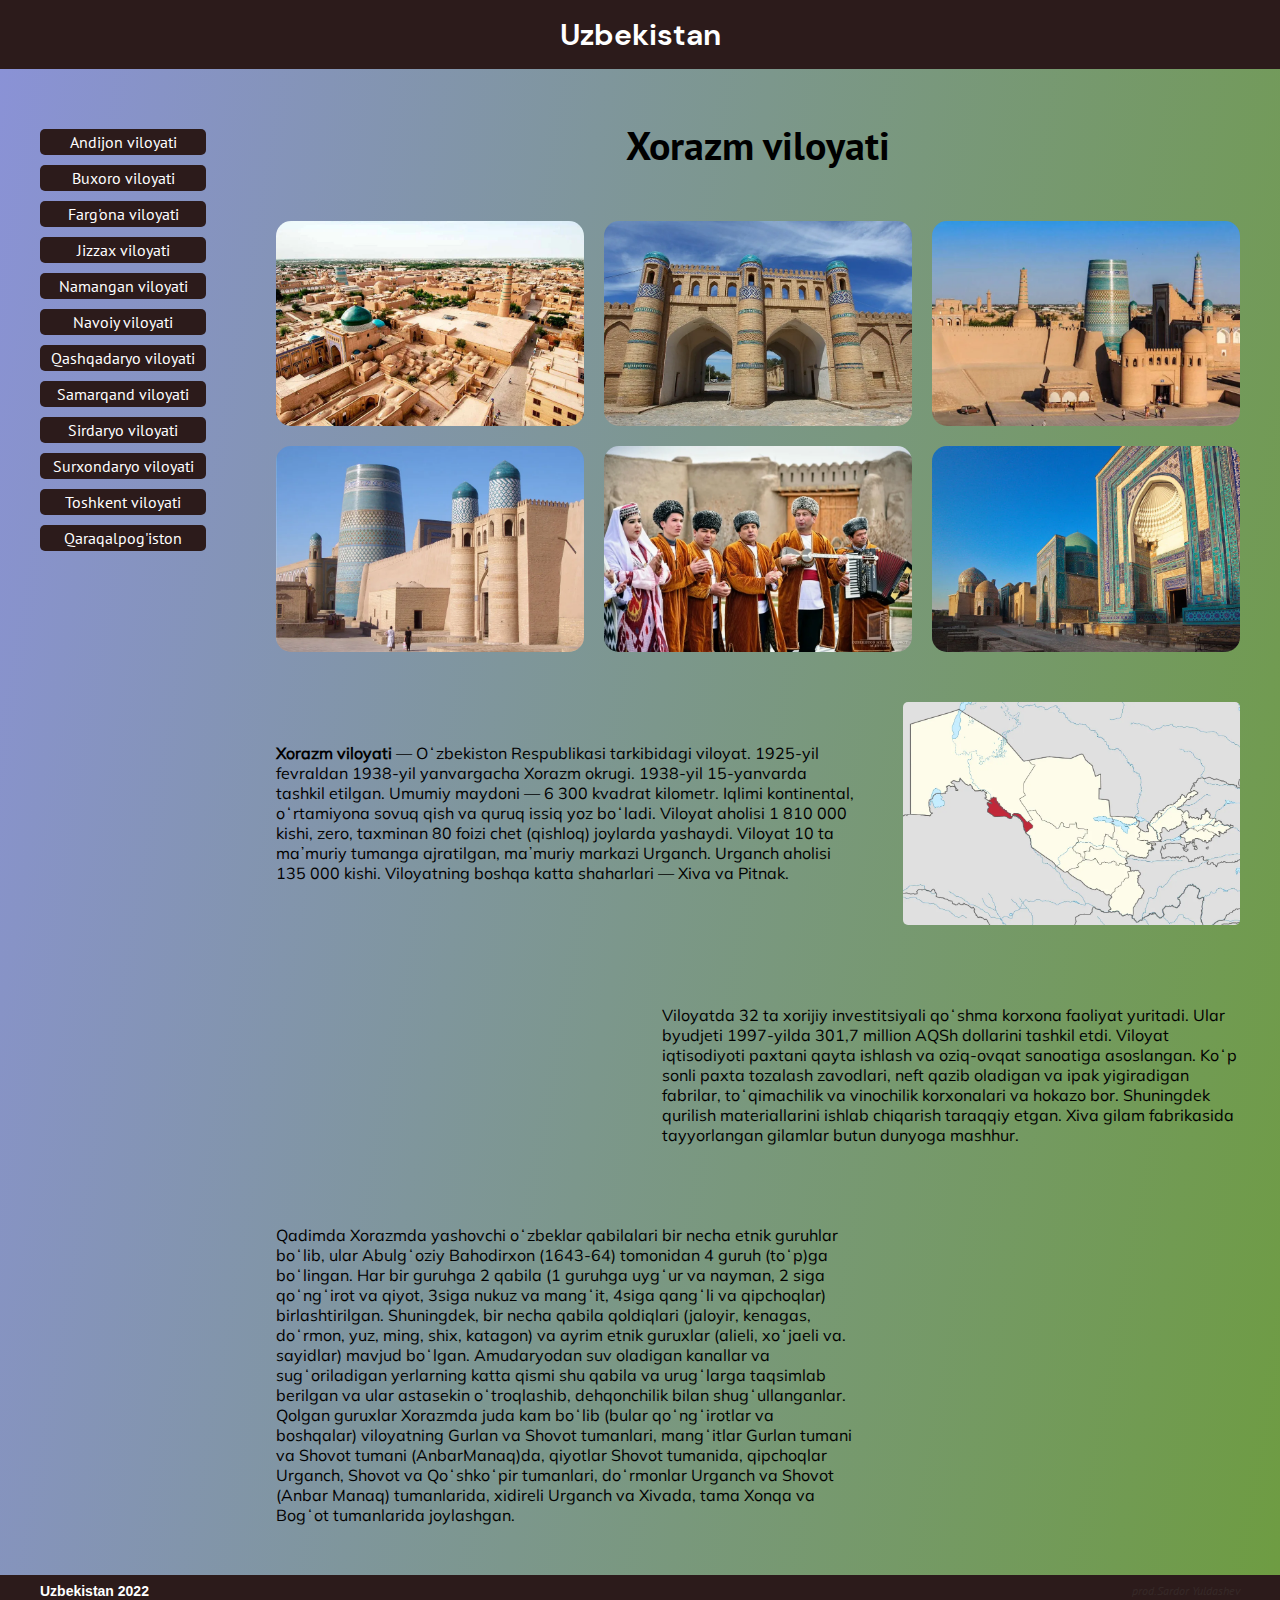
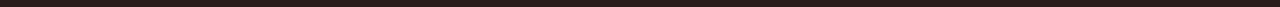
<file: index's/xorazm.html>
<!DOCTYPE html>
<html lang="en">
    <head>
        <meta charset="UTF-8">
        <meta http-equiv="X-UA-Compatible" content="IE=edge">
        <meta name="viewport" content="width=device-width, initial-scale=1.0">
        <title>Xorazm viloyati</title>
        <link rel="stylesheet" href="../style/regstyle.css">
    </head>

    <body>
        <header class="header">
            <div class="container">
                <nav class="header__nav">
                    <a href="../index.html" class="header__nav-logo">
                        Uzbekistan
                    </a>
                </nav>
            </div>        
        </header>

        <main class="main m13">
            <div class="container">
                <div class="main__info">
                    <div class="main__sidebar">
                        <ul class="main__sidebar-list">
                            <li class="main__sidebar-item">
                                <a href="andijon.html" class="main__sidebar-link">
                                    Andijon viloyati
                                </a>
                            </li>

                            <li class="main__sidebar-item">
                                <a href="buxoro.html" class="main__sidebar-link">
                                    Buxoro viloyati
                                </a>
                            </li>

                            <li class="main__sidebar-item">
                                <a href="farg'ona.html" class="main__sidebar-link">
                                    Farg'ona viloyati
                                </a>
                            </li>

                            <li class="main__sidebar-item">
                                <a href="jizzax.html" class="main__sidebar-link">
                                    Jizzax viloyati
                                </a>
                            </li>

                            <li class="main__sidebar-item">
                                <a href="namangan.html" class="main__sidebar-link">
                                    Namangan viloyati
                                </a>
                            </li>

                            <li class="main__sidebar-item">
                                <a href="navoiy.html" class="main__sidebar-link">
                                    Navoiy viloyati
                                </a>
                            </li>

                            <li class="main__sidebar-item">
                                <a href="qashqadaryo.html" class="main__sidebar-link">
                                    Qashqadaryo viloyati
                                </a>
                            </li>

                            <li class="main__sidebar-item">
                                <a href="samarqand.html" class="main__sidebar-link">
                                    Samarqand viloyati
                                </a>
                            </li>

                            <li class="main__sidebar-item">
                                <a href="sirdaryo.html" class="main__sidebar-link">
                                    Sirdaryo viloyati
                                </a>
                            </li>

                            <li class="main__sidebar-item">
                                <a href="surxondaryo.html" class="main__sidebar-link">
                                    Surxondaryo viloyati
                                </a>
                            </li>

                            <li class="main__sidebar-item">
                                <a href="toshkent.html" class="main__sidebar-link">
                                    Toshkent viloyati
                                </a>
                            </li>

                            <li class="main__sidebar-item">
                                <a href="qoraqalpoq.html" class="main__sidebar-link">
                                    Qaraqalpog'iston
                                </a>
                            </li>
                        </ul>
                    </div>

                    <div class="main__info-items">
                        <h1 class="main__info-title">Xorazm viloyati</h1>

                        <div class="main__info-gallery">
                            <img src="../img/xorazm01.webp" alt="" class="main__info-img">
                            <img src="../img/xorazm02.webp" alt="" class="main__info-img">
                            <img src="../img/xorazm03.webp" alt="" class="main__info-img">
                            <img src="../img/xorazm04.webp" alt="" class="main__info-img">
                            <img src="../img/xorazm05.webp" alt="" class="main__info-img">
                            <img src="../img/xorazm06.webp" alt="" class="main__info-img">
                        </div>

                        <div class="main__blocks">
                            <div class="main__info-block">
                                <p class="main__block-title">
                                    <b>Xorazm viloyati</b> — Oʻzbekiston Respublikasi tarkibidagi viloyat. 1925-yil fevraldan 1938-yil yanvargacha Xorazm okrugi. 1938-yil 15-yanvarda tashkil etilgan. Umumiy maydoni — 6 300 kvadrat kilometr. Iqlimi kontinental, oʻrtamiyona sovuq qish va quruq issiq yoz boʻladi. Viloyat aholisi 1 810 000 kishi, zero, taxminan 80 foizi chet (qishloq) joylarda yashaydi. Viloyat 10 ta maʼmuriy tumanga ajratilgan, maʼmuriy markazi Urganch. Urganch aholisi 135 000 kishi. Viloyatning boshqa katta shaharlari — Xiva va Pitnak.
                                </p>
            
                                <img src="../img/xor.map.webp" alt="" class="main__block-img">
                            </div>

                            <div class="main__info-block">
                                <iframe class="main__block-img iframe" width="560" height="315" src="https://www.youtube.com/embed/p7rOdLXtp-E" title="YouTube video player" frameborder="0" allow="accelerometer; autoplay; clipboard-write; encrypted-media; gyroscope; picture-in-picture" allowfullscreen></iframe>

                                <p class="main__block-title">
                                    Viloyatda 32 ta xorijiy investitsiyali qoʻshma korxona faoliyat yuritadi. Ular byudjeti 1997-yilda 301,7 million AQSh dollarini tashkil etdi. Viloyat iqtisodiyoti paxtani qayta ishlash va oziq-ovqat sanoatiga asoslangan. Koʻp sonli paxta tozalash zavodlari, neft qazib oladigan va ipak yigiradigan fabrilar, toʻqimachilik va vinochilik korxonalari va hokazo bor. Shuningdek qurilish materiallarini ishlab chiqarish taraqqiy etgan. Xiva gilam fabrikasida tayyorlangan gilamlar butun dunyoga mashhur.
                                </p>                           
                            </div>

                            <div class="main__info-block">
                                <p class="main__block-title">
                                    Qadimda Xorazmda yashovchi oʻzbeklar qabilalari bir necha etnik guruhlar boʻlib, ular Abulgʻoziy Bahodirxon (1643-64) tomonidan 4 guruh (toʻp)ga boʻlingan. Har bir guruhga 2 qabila (1 guruhga uygʻur va nayman, 2 siga qoʻngʻirot va qiyot, 3siga nukuz va mangʻit, 4siga qangʻli va qipchoqlar) birlashtirilgan. Shuningdek, bir necha qabila qoldiqlari (jaloyir, kenagas, doʻrmon, yuz, ming, shix, katagon) va ayrim etnik guruxlar (alieli, xoʻjaeli va. sayidlar) mavjud boʻlgan. Amudaryodan suv oladigan kanallar va sugʻoriladigan yerlarning katta qismi shu qabila va urugʻlarga taqsimlab berilgan va ular astasekin oʻtroqlashib, dehqonchilik bilan shugʻullanganlar. Qolgan guruxlar Xorazmda juda kam boʻlib (bular qoʻngʻirotlar va boshqalar) viloyatning Gurlan va Shovot tumanlari, mangʻitlar Gurlan tumani va Shovot tumani (AnbarManaq)da, qiyotlar Shovot tumanida, qipchoqlar Urganch, Shovot va Qoʻshkoʻpir tumanlari, doʻrmonlar Urganch va Shovot (Anbar Manaq) tumanlarida, xidireli Urganch va Xivada, tama Xonqa va Bogʻot tumanlarida joylashgan.
                                </p>

                                <iframe class="main__block-img iframe" src="https://www.google.com/maps/embed?pb=!1m18!1m12!1m3!1d1535274.0900527574!2d60.08889593275156!3d41.27443179879231!2m3!1f0!2f0!3f0!3m2!1i1024!2i768!4f13.1!3m3!1m2!1s0x41de3cbf7f89baef%3A0xe874bc482a2737e!2z0KXQvtGA0LXQt9C80YHQutCw0Y8g0L7QsdC70LDRgdGC0Yw!5e0!3m2!1sru!2s!4v1641053585237!5m2!1sru!2s" width="600" height="450" style="border:0;" allowfullscreen="" loading="lazy"></iframe>
                            </div>
                        </div>                                               
                    </div>
                </div>
            </div>
            
        </main>

        <footer class="footer">
            <div class="container">
                <div class="footer__content">
                    <h2 class="footer__content-title">
                        Uzbekistan 2022
                    </h2>

                    <p class="footer__content-text">
                        prod.Sardor Yuldashev
                    </p>
                </div>
            </div>
        </footer>

        
    </body>
</html>
</file>
<file: style/style.css>
/* reset start */
@import url(fonts.css);
:root {
    --dmb700: 'DMB-700';
    --dmr400: 'DMR-400';
    --mr400: 'MR-400';
    --ptb700: 'PTB-700';
    --pt-it: 'PT-Italic';
    --ptr400: 'PTR-400';
}

* {
    margin: 0;
    padding: 0;
    text-decoration: none;
    list-style: none;
}

.container {
    max-width: 1200px;
    padding: 0 15px;
    margin: 0 auto;
}
/* reset end */
/* ************************************ */
/* header start */

.header__nav {
    padding: 15px 0;
    background: rgb(44, 41, 41);    
    text-align: center;
}

.header__nav-title {
    font-family: var(--ptb700);
    font-size: 60px;
    color: white;
    letter-spacing: 5px;
    cursor: default;
    opacity: 70%;
    transition: .3s;
    display: inline-block;
}

.header__nav-title:hover {
    color: white;
    opacity: 100%;
}

.header__content {
    background: linear-gradient(50deg, rgb(101, 219, 209), rgb(189, 228, 118));
    padding-bottom: 30px;
}

.header__content-info {
    padding: 30px 0;
    text-align: center;
}

.header__content-title {
    font-family: var(--dmb700);
    font-size: 40px;
    cursor: default;
}

.header__content-photo {
    position: relative;
    text-align: center;
}

svg {
    position: absolute;
    top: -3px;
    left: 0;
    width: 100%;
    height: 100%;
}

.part {
    opacity: 0;
    transition: .3s;
}

.part:hover {
    opacity: 0.15;
}

/* header end */
/* ************************************ */
/* main start */
.main {
    background: url(../img/art.webp) no-repeat center center /cover;
    padding: 50px 0;
}

.main__content-item {
    max-width: 100%;
    display: flex;
    flex-direction: column;
    justify-content: center;
    align-items: center;
    text-align: center;
    width: 100%;
}

.main__content-subtitle {
    font-family: var(--ptb700);
    font-size: 30px;
    color: hsl(60, 2%, 10%);
    cursor: default;
    text-align: center;
}

.main__content-list {
    padding: 25px 0;
    display: flex;
    justify-content: space-between;
    gap: 40px;
}

.main__list-text {
    font-family: var(--dmr400);
    font-weight: 400;
    font-size: 20px;
    color: rgb(255, 255, 255);
    text-shadow: 1px 1px 5px black;
    cursor: default;
}

span {
    color: rgb(15, 84, 148);
    text-shadow: 2px 2px 10px white;
}

.main__content-text {
    font-family: var(--pt-it);
    font-style: italic;
    font-weight: 400;
    color: rgb(0, 0, 0);
    cursor: default;
    text-shadow: 1px 1px 10px white;
    max-width: 70%;
}

/* main end */
/* ************************************ */
/* footer start */
.footer {
    background: rgb(22, 15, 15);
}

.footer__content {
    padding: 8px 0;
    display: flex;
    justify-content: space-between;
    align-items: center;
}

.footer__content-title {
    font-family: Arial, Helvetica, sans-serif;
    font-size: 14px;
    color: white;
    cursor: default;
}

.footer__content-text {
    font-family: var(--pt-it);
    font-size: 12px;
    color: rgb(37, 33, 33);
    opacity: 40%;
    cursor: default;
}


/* footer end */
/* ****************************** */
/* media start */
@media (max-width: 796px) {
    .main__content-list {
        gap: 0;
    }

    .main__list-text {
        font-size: 12px;
    }

    .main__list-item:not(:last-of-type) {
        margin-right: 10px;
    }

    .media-796 {
        display: flex;
        flex-direction: column;
        justify-content: center;
        align-items: center;
    }

    .header__content-photo {
        max-width: 70%;
    }

    .header__content-img {
        width: 100%;
    }
}

@media (max-width: 648px) {
    .header__nav-title {
        font-size: 25px;
    }

    .header__content-title {
        font-size: 20px;
    }

    .footer__content {
        justify-content: center;
    }

    .footer__content-title {
        display: none;
    }

    .footer__content-text {
        opacity: 1;
        color: white;
    }
}

@media (max-width: 440px) {
    .main__list-item:nth-child(2), .main__list-item:nth-child(5) {
        display: none;
    }

    .main__content-subtitle {
        font-size: 20px;
    }
}


/* media end */
</file>
<file: style/regstyle.css>
/* reset start */
@import url(fonts.css);
:root {
    --dmb700: 'DMB-700';
    --dmr400: 'DMR-400';
    --mr400: 'MR-400';
    --ptb700: 'PTB-700';
    --pt-it: 'PT-Italic';
    --ptr400: 'PTR-400';
}

* {
    margin: 0;
    padding: 0;
    text-decoration: none;
    list-style: none;
}

.container {
    max-width: 1200px;
    padding: 0 15px;
    margin: 0 auto;
}
/* reset end */
/* ************************ */
.m01 {
    background: linear-gradient(100deg, rgb(177, 221, 137), rgb(117, 137, 143));
}

.m02 {
    background: linear-gradient(100deg, rgb(233, 111, 111), rgb(35, 174, 216));
}

.m03 {
    background: linear-gradient(100deg, rgb(175, 155, 155), rgb(98, 153, 116));
}

.m04 {
    background: linear-gradient(100deg, rgb(165, 118, 118), rgb(84, 84, 110));
}

.m05 {
    background: linear-gradient(100deg, rgb(121, 160, 231), rgb(163, 151, 163));
}

.m06 {
    background: linear-gradient(100deg, rgb(8, 98, 121), rgb(84, 124, 87));
}

.m07 {
    background: linear-gradient(100deg, rgb(30, 121, 78), rgb(81, 250, 75));
}

.m08 {
    background: linear-gradient(100deg, rgb(155, 214, 115), rgb(83, 83, 228));
}

.m09 {
    background: linear-gradient(100deg, rgb(47, 141, 113), rgb(63, 58, 63));
}

.m10 {
    background: linear-gradient(100deg, rgb(122, 114, 138), rgb(221, 56, 56));
}

.m11 {
    background: linear-gradient(100deg, rgb(204, 50, 50), rgb(179, 179, 182));
}

.m12 {
    background: linear-gradient(100deg, rgb(3, 124, 78), rgb(126, 126, 219));
}

.m13 {
    background: linear-gradient(100deg, rgb(138, 146, 214), rgb(110, 156, 66));
}


/* header start */
.header {
    background: rgb(44, 27, 27);
    position: sticky;
    top: 0;
    z-index: 9999;
}


.header__nav {
    padding: 15px 0;
    text-align: center;
    
}

.header__nav-logo {
    font-family: var(--dmb700);
    font-size: 30px;
    color: white;
    transition: .3s;
    cursor: pointer;
}

.header__nav-logo:hover {
    color: red;
}

/* header end */
/* ************************* */
/* main start */
.main {
    padding-bottom: 50px;
}
.main__info {
    display: grid;
    grid-template-columns: 1fr 10fr;
}

.main__sidebar {
    padding-top: 50px;
}

.main__sidebar-item {
    border: none;
    border-radius: 5px;
    margin-top: 10px;
    width: 160px;
    padding: 3px;
    text-align: center;
    background: rgb(44, 27, 27);
    transition: .3s;
    cursor: pointer;
}

.main__sidebar-item:hover {
    background: rgb(201, 26, 26);
}

.main__sidebar-link {
    font-family: var(--ptr400);
    font-size: 16px;
    color: white;
}

.main__info-items {
    padding-left: 30px;
    text-align: center;
    padding-left: 70px;
}

.main__info-title {
    font-family: var(--ptb700);
    font-size: 40px;
    padding: 50px 0;
    cursor: default;
}

.main__info-gallery {
    display: grid;
    grid-template-columns: 1fr 1fr 1fr;
    grid-template-rows: 1fr 1fr;
    gap: 20px;
}

.main__info-img {
    width: 100%;
    border-radius: 15px;
}

.main__info-block {
    padding-top: 50px;
    display: flex;
    justify-content: space-between;
    align-items: center;
}

.main__block-title {
    width: 60%;
    text-align: left;
    font-family: var(--mr400);
    font-size: 16px;
    cursor: default;
}

.main__block-img {
    width: 35%;
    border-radius: 5px;
}

.iframe {
    height: 200px;
}

/* main end */
/* ************************************ */
/* footer start */
.footer {
    background: rgb(44, 27, 27);
}

.footer__content {
    padding: 8px 0;
    display: flex;
    justify-content: space-between;
    align-items: center;
}

.footer__content-title {
    font-family: Arial, Helvetica, sans-serif;
    font-size: 14px;
    color: white;
    cursor: default;
}

.footer__content-text {
    font-family: var(--pt-it);
    font-size: 12px;
    color: rgb(139, 161, 150);
    opacity: 10%;
    cursor: default;
}

/* footer end */
/* ************************************* */
/* meadia start */
@media (max-width: 1200px) {
    .main__info-gallery {
        grid-template-columns: 1fr 1fr;
    }
}

@media (max-width: 600px) {
    .main__info {
        grid-template-columns: 1fr;
    }
    
    .main__info-gallery {
        grid-template-columns: 1fr;
    }
    
    .main__sidebar {
        display: none;
    }

    .main__info-items {
        padding-left: 0;
    }

    .main__info-title {
        font-size: 25px;
        padding: 20px 0;
    }

    .main__info-block {
        flex-direction: column;
    }

    .main__block-img {
        width: 70%;
        padding: 20px 0;
    }
}

@media (max-width: 490px) {
    .main {
        padding-bottom: 20px;
    }

    .footer__content {
        justify-content: center;
    }

    .footer__content-title {
        display: none;
    }

    .footer__content-text {
        color: white;
        opacity: 1;
    }
}
</file>
